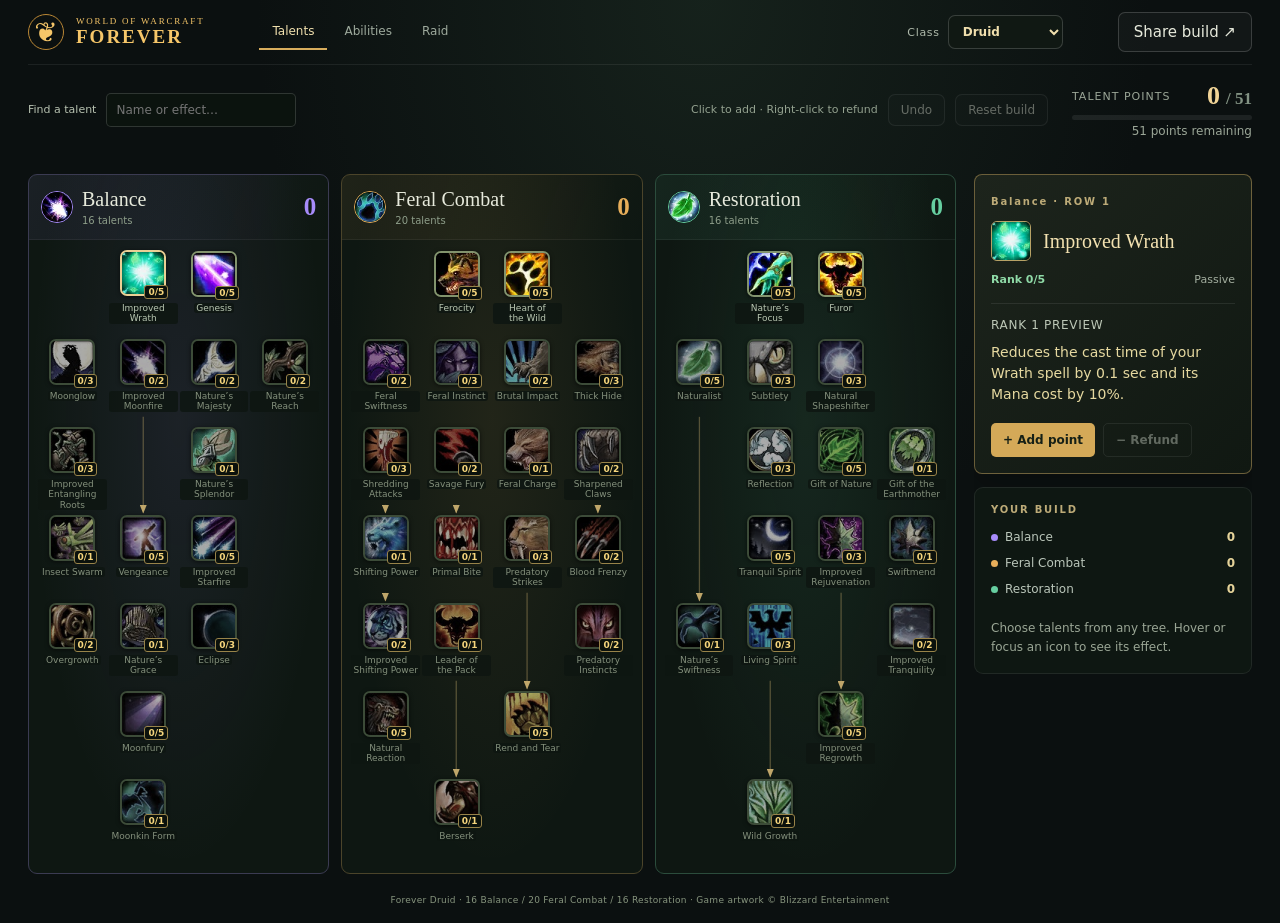
<file: index.html>
<!doctype html>
<html lang="en">
  <head>
    <meta charset="UTF-8">
    <meta name="viewport" content="width=device-width,initial-scale=1.0">
    <title>WoW Forever — Druid Talent Calculator</title>
    <meta name="description" content="Plan a 51-point WoW Forever Druid build across Balance, Feral Combat, and Restoration.">
    <link rel="canonical" href="https://jvmes-wow.github.io/forever-druid/">
    <meta property="og:type" content="website">
    <meta property="og:site_name" content="WoW Forever Druid Calculator">
    <meta property="og:title" content="WoW Forever — Druid Talent Calculator">
    <meta property="og:description" content="Plan a 51-point WoW Forever Druid build across Balance, Feral Combat, and Restoration.">
    <meta property="og:url" content="https://jvmes-wow.github.io/forever-druid/">
    <meta property="og:image" content="https://jvmes-wow.github.io/forever-druid/og.png">
    <meta property="og:image:secure_url" content="https://jvmes-wow.github.io/forever-druid/og.png">
    <meta property="og:image:type" content="image/png">
    <meta property="og:image:width" content="1200">
    <meta property="og:image:height" content="630">
    <meta property="og:image:alt" content="WoW Forever Druid Talent Calculator, showing the Balance, Feral Combat, and Restoration trees with their game icons.">
    <meta name="twitter:card" content="summary_large_image">
    <meta name="twitter:title" content="WoW Forever — Druid Talent Calculator">
    <meta name="twitter:description" content="Plan a 51-point WoW Forever Druid build across Balance, Feral Combat, and Restoration.">
    <meta name="twitter:image" content="https://jvmes-wow.github.io/forever-druid/og.png">
    <meta name="twitter:image:alt" content="WoW Forever Druid Talent Calculator, showing the Balance, Feral Combat, and Restoration trees with their game icons.">
    <meta name="theme-color" content="#66cea0">
    <link rel="stylesheet" href="styles.css">
  </head>
  <body>
    <div id="root"><p>Loading Druid talents…</p></div>
    <noscript>Enable JavaScript to use the talent calculator.</noscript>
    <script src="talents.js?v=20261002"></script>
    <script src="calculator.js?v=20261002"></script>
    <script src="app.js?v=20261002"></script>
  </body>
</html>
</file>
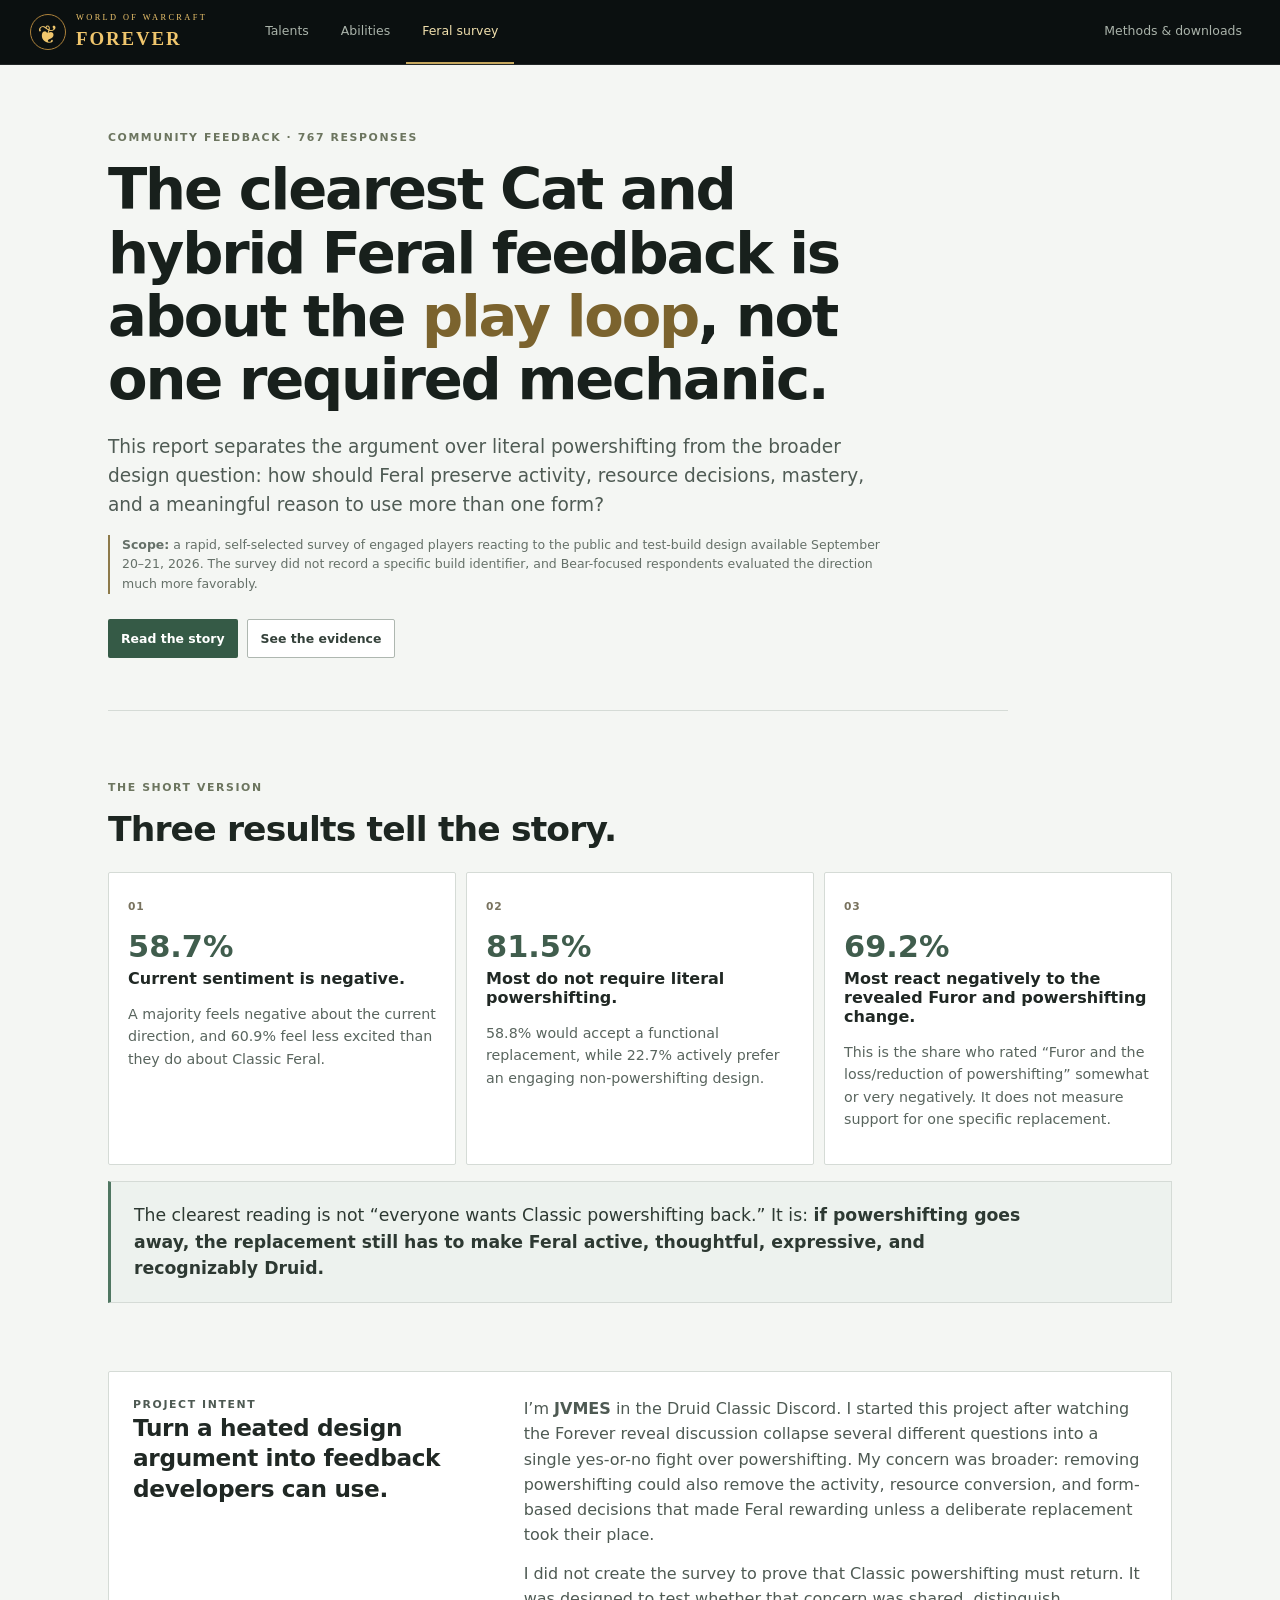
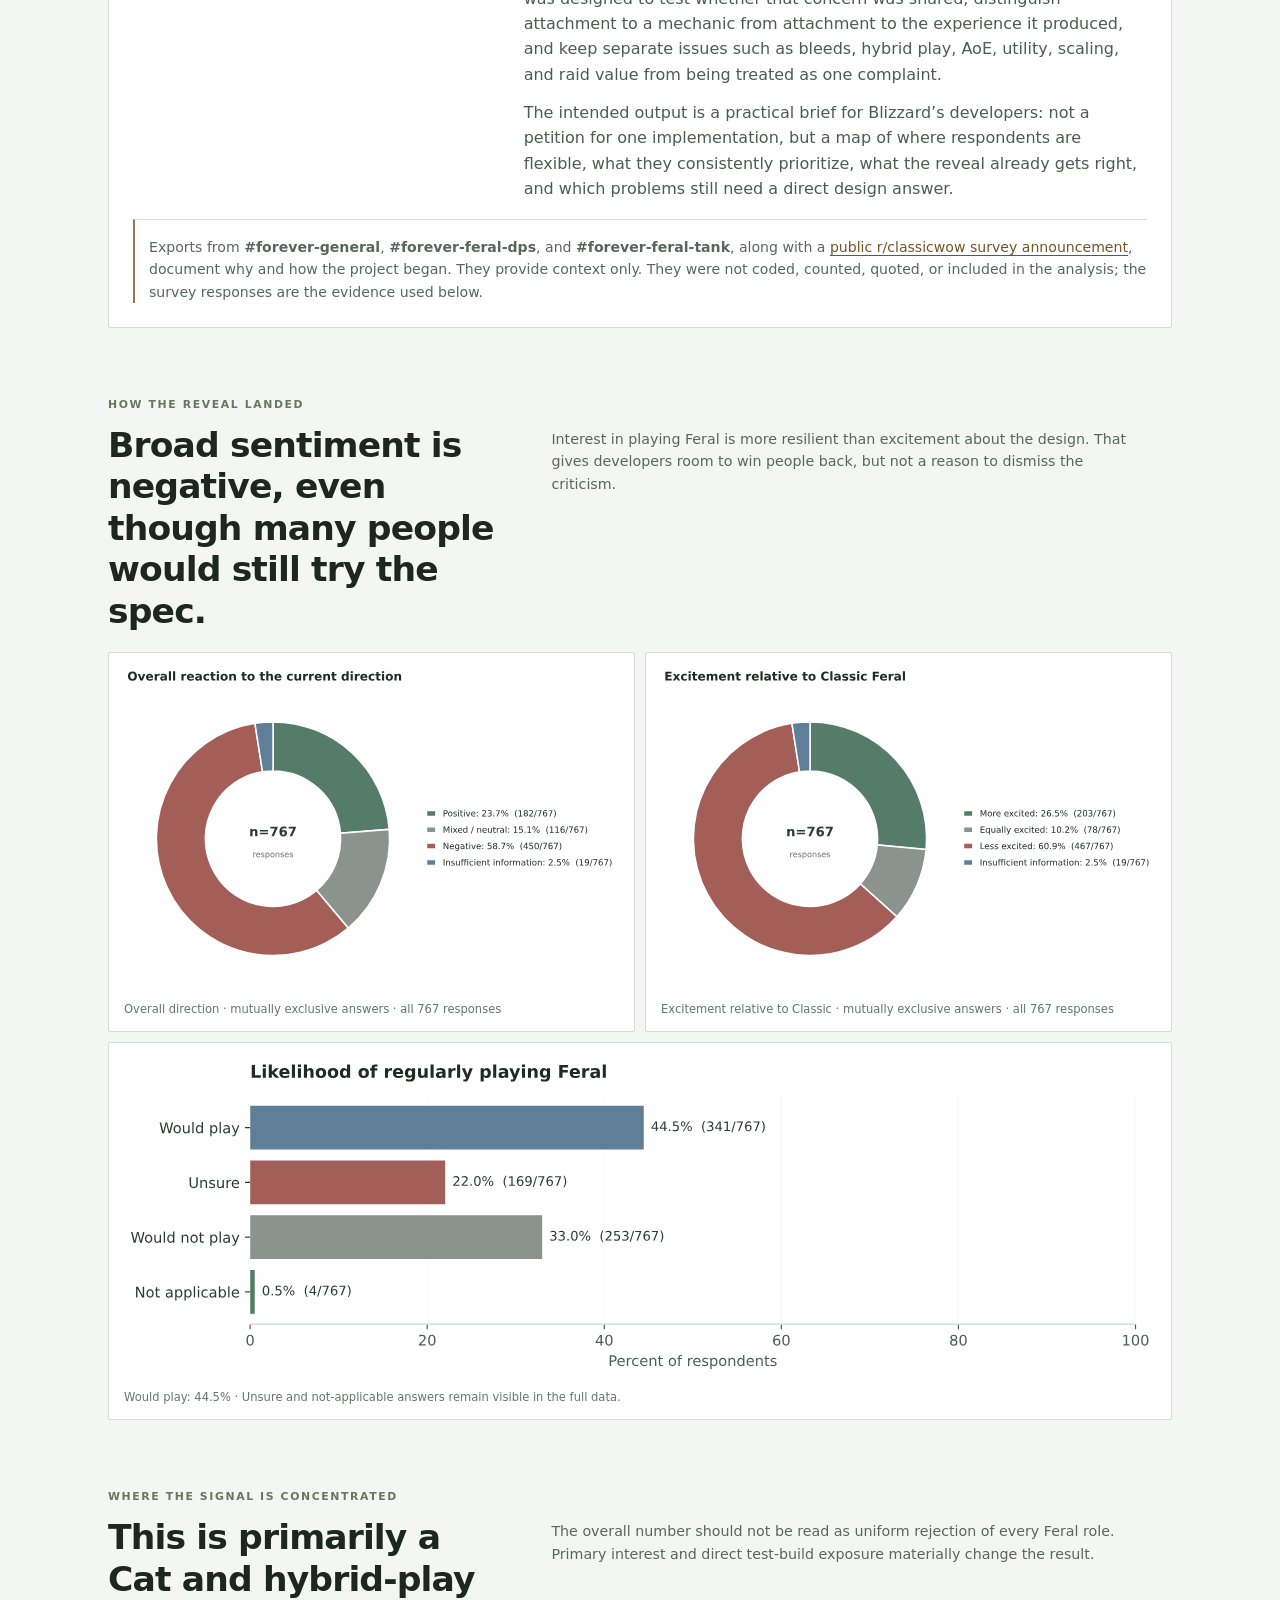
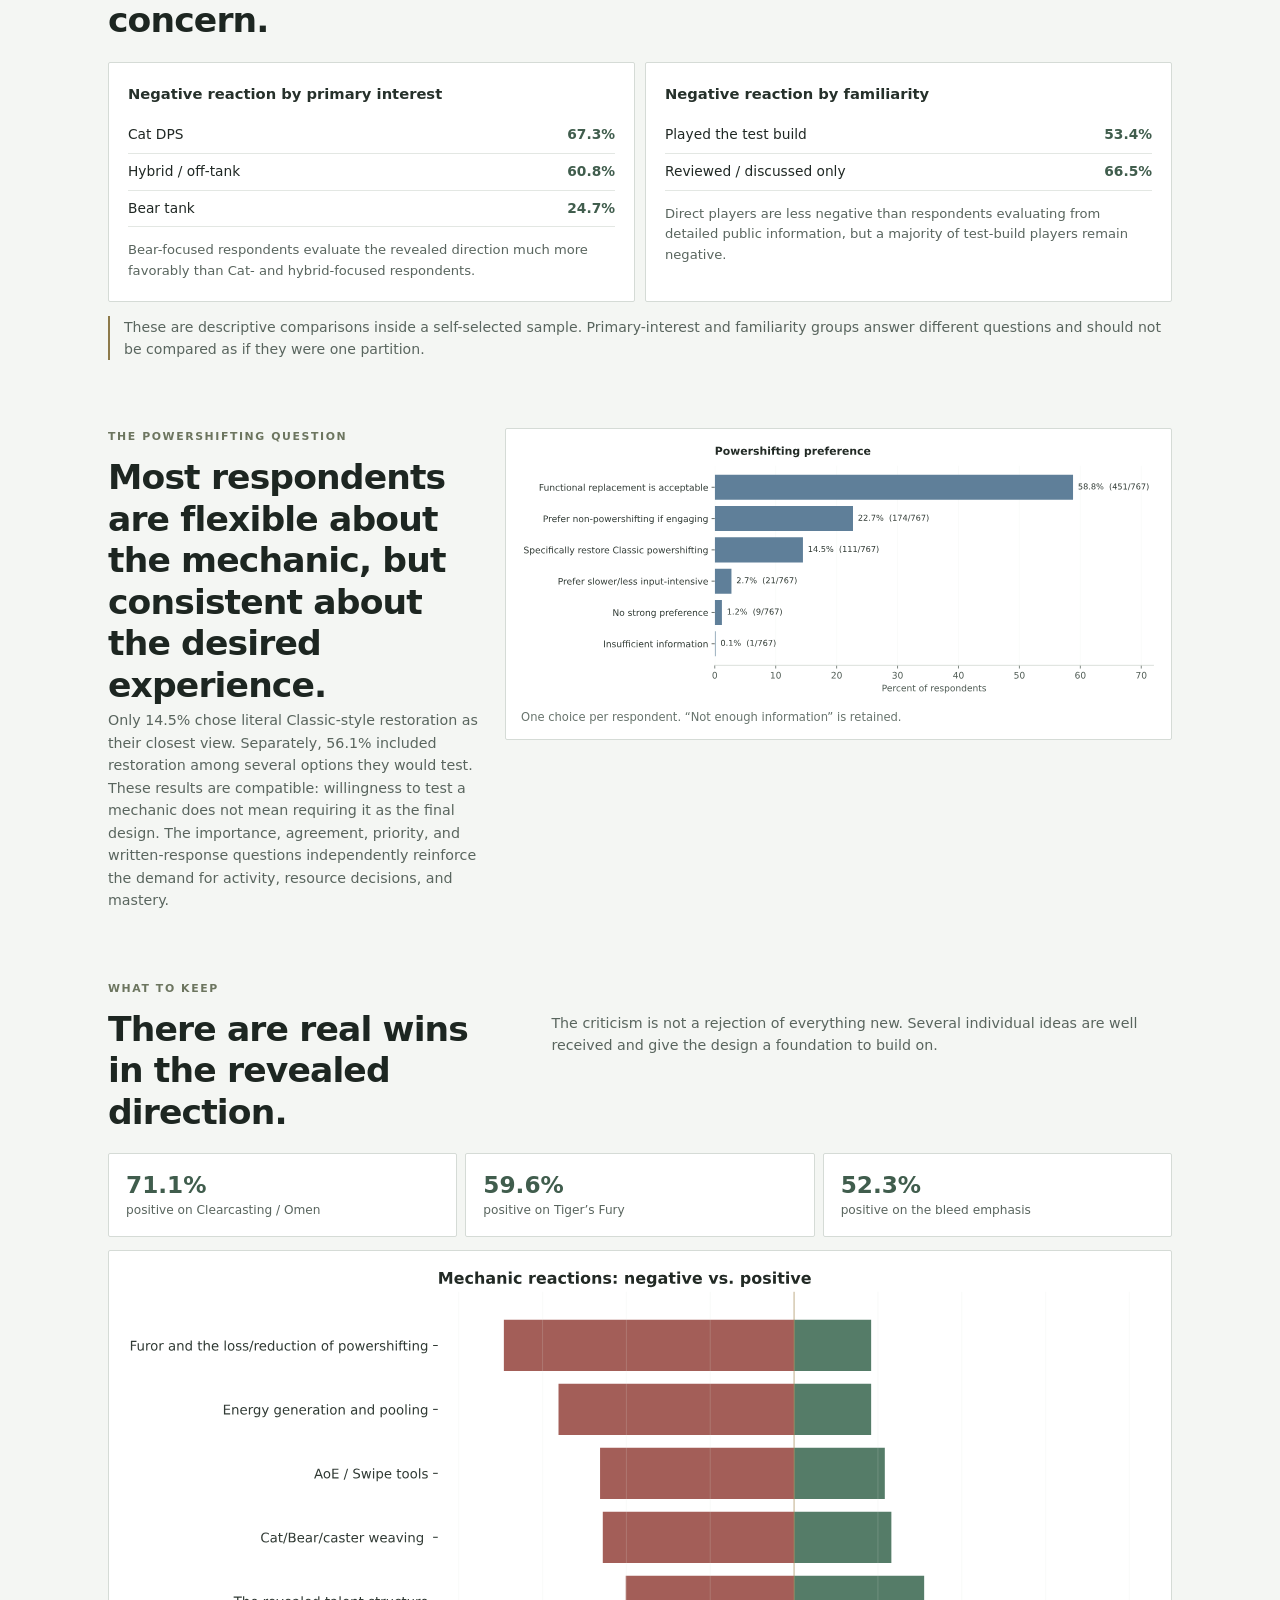
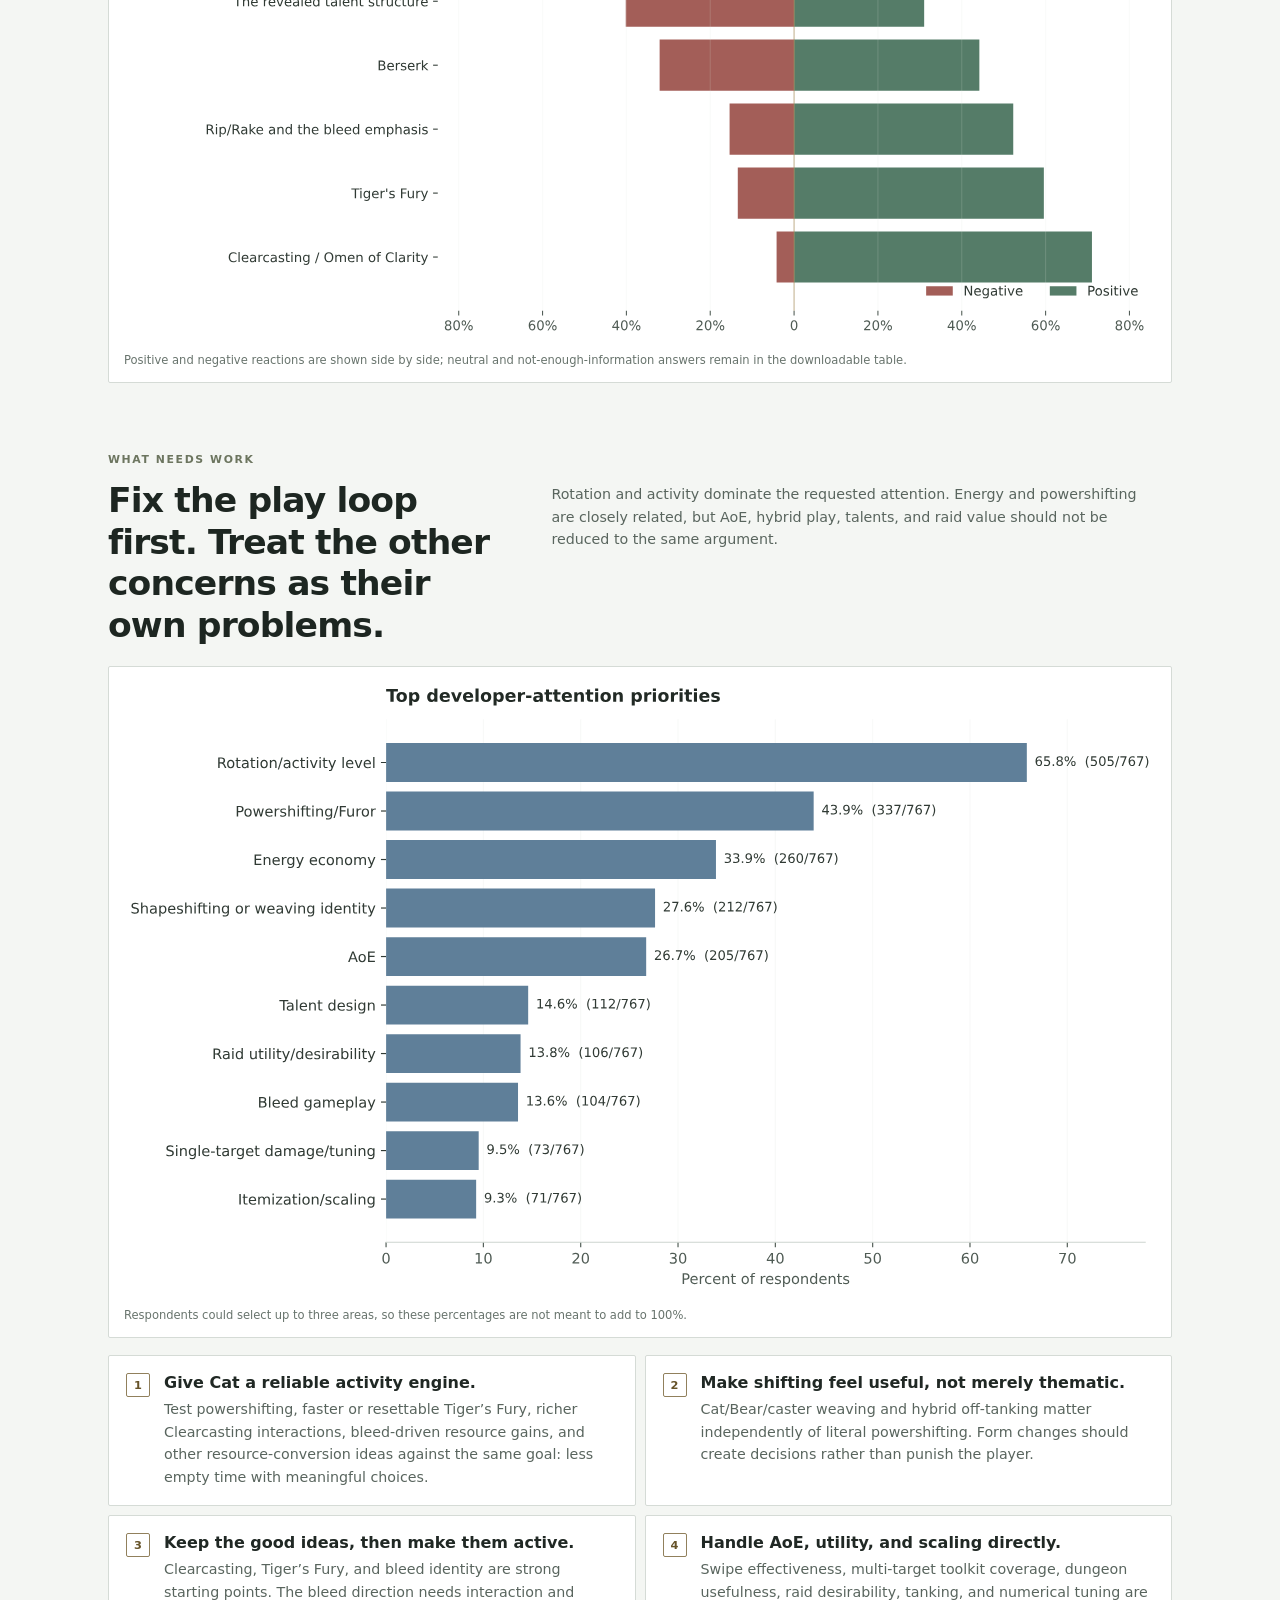
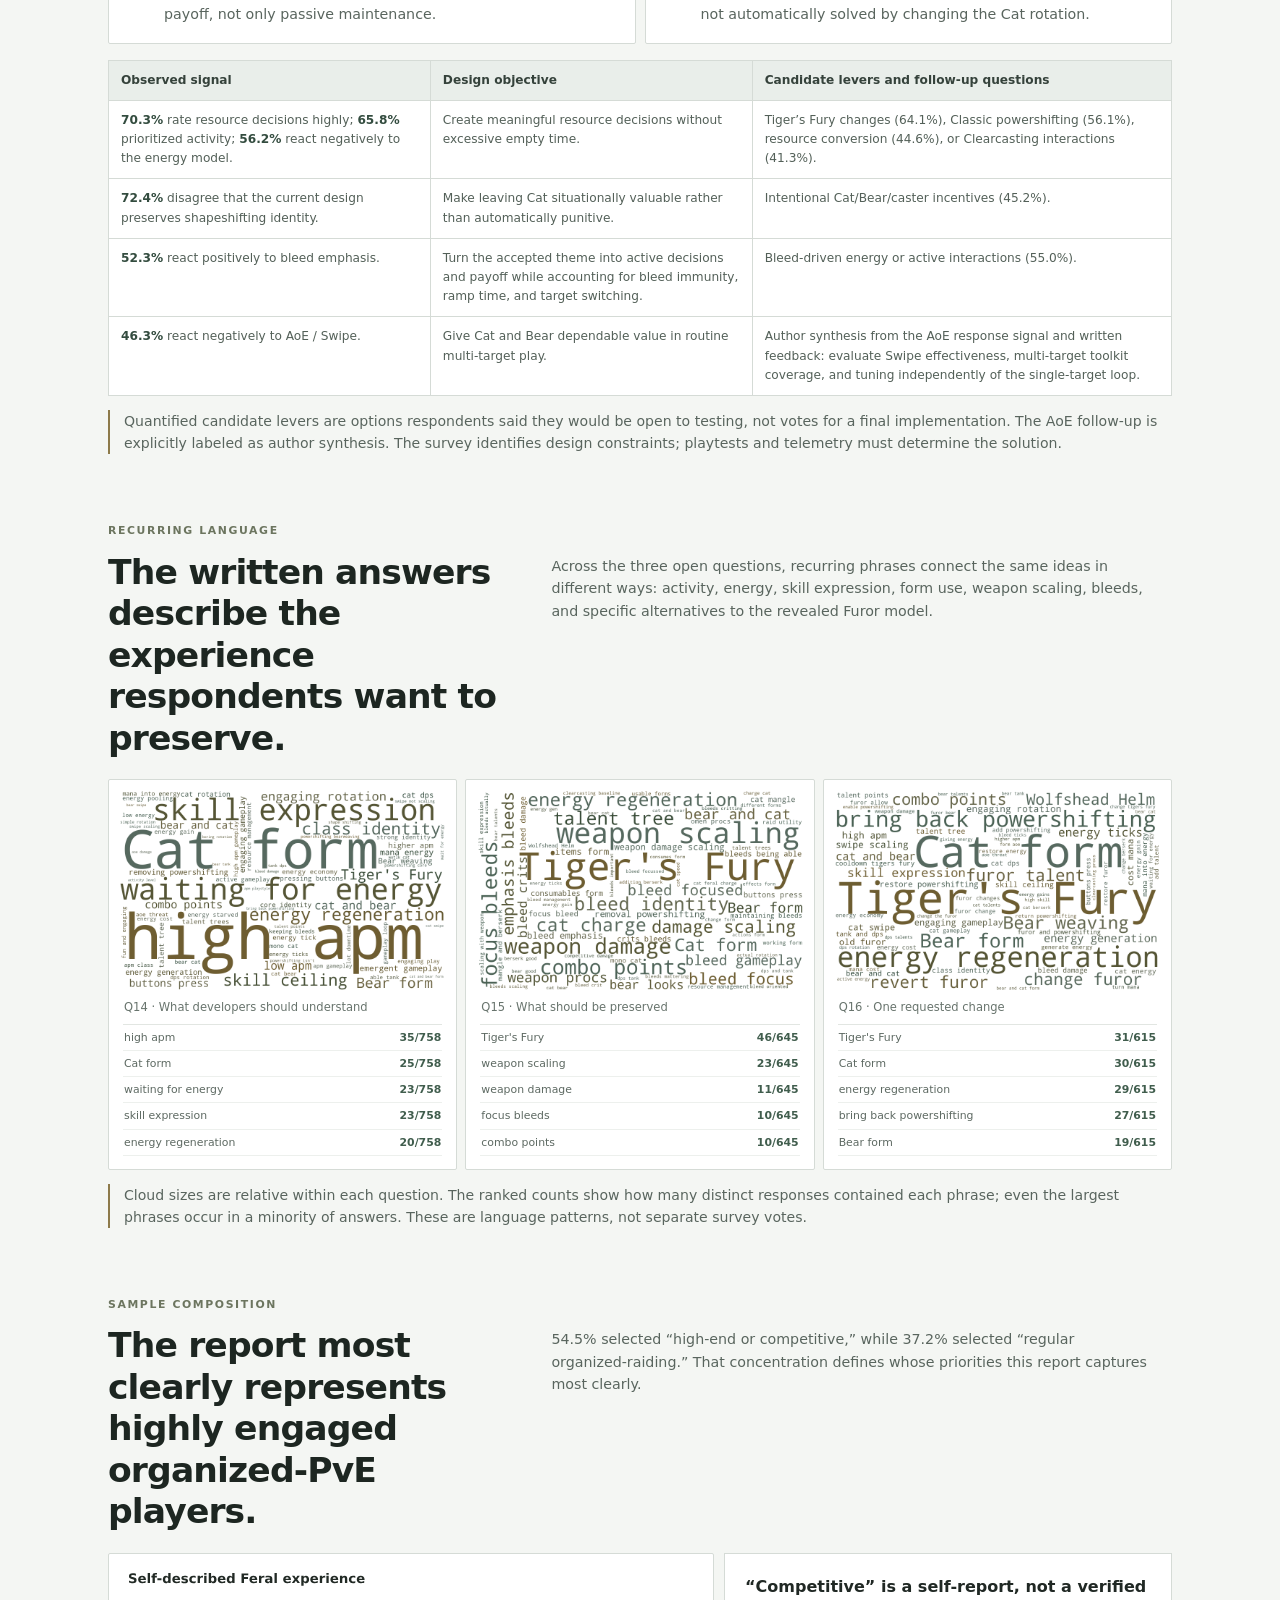
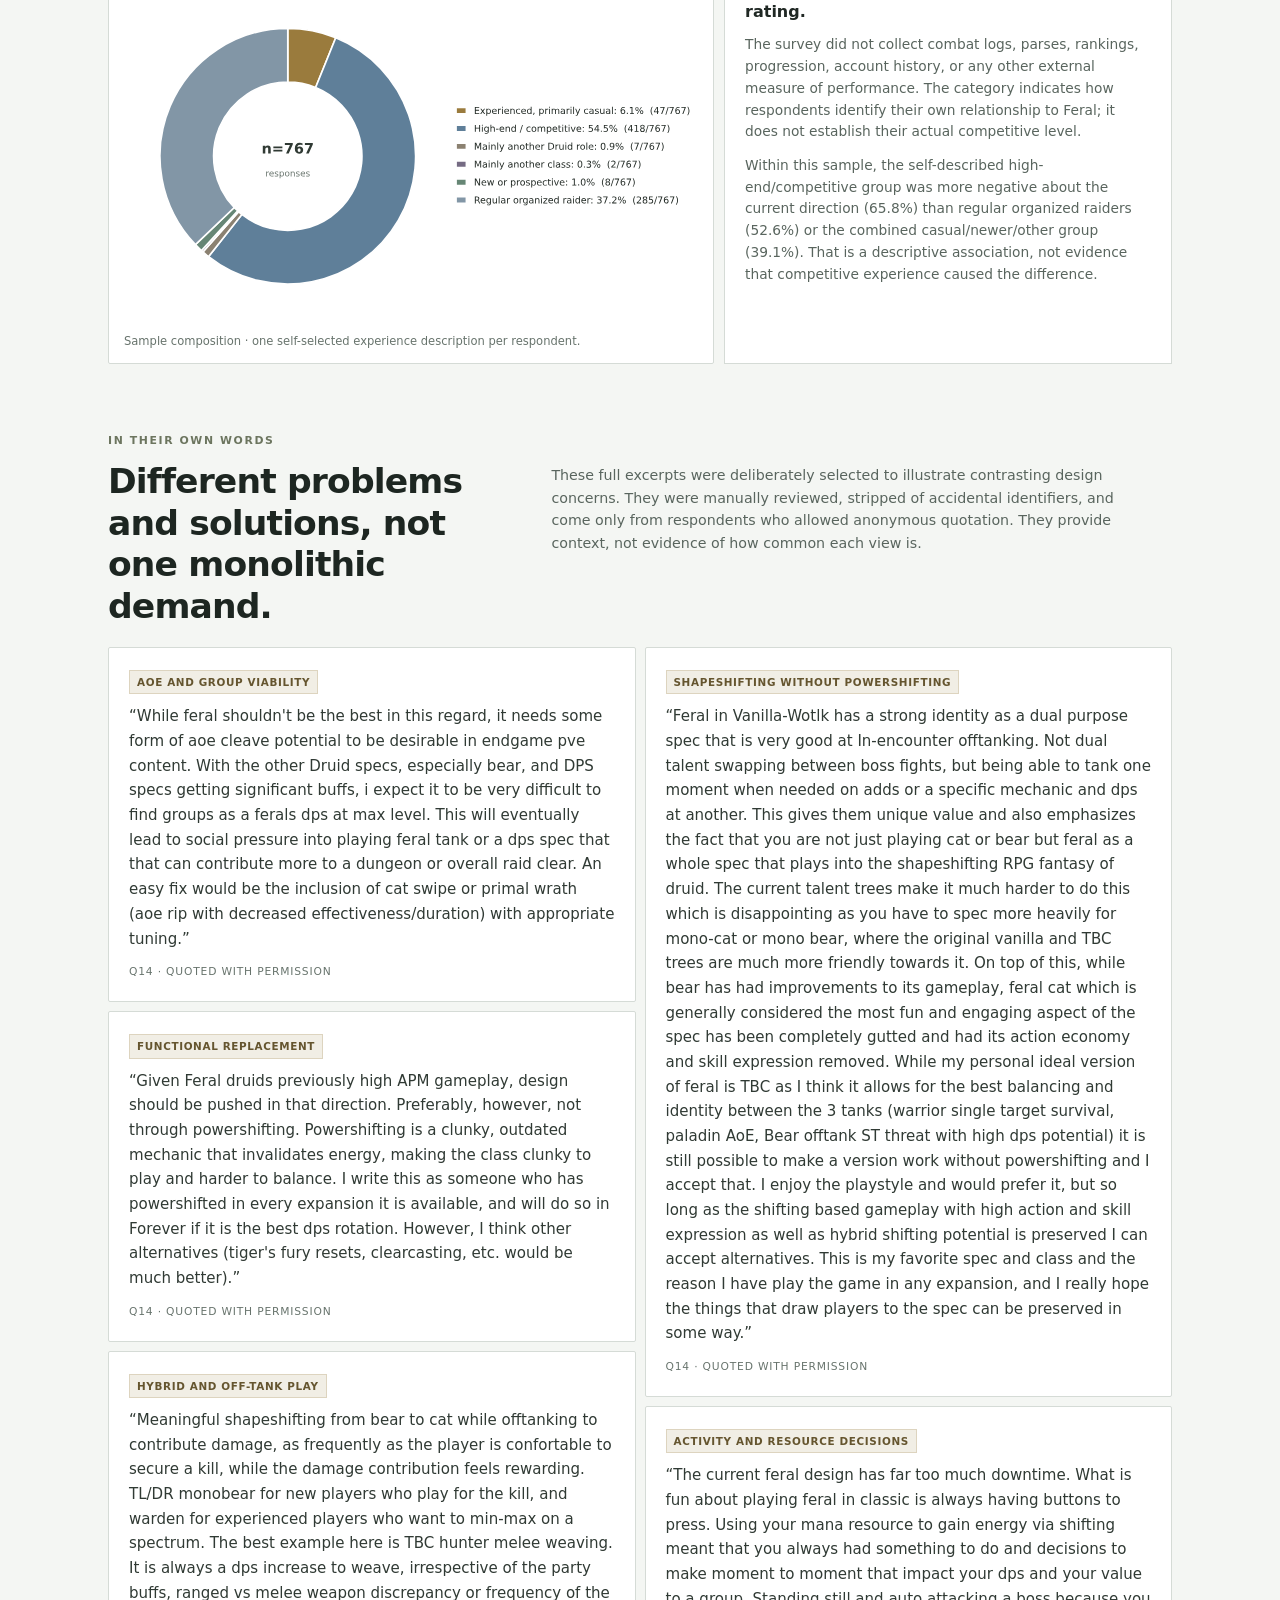
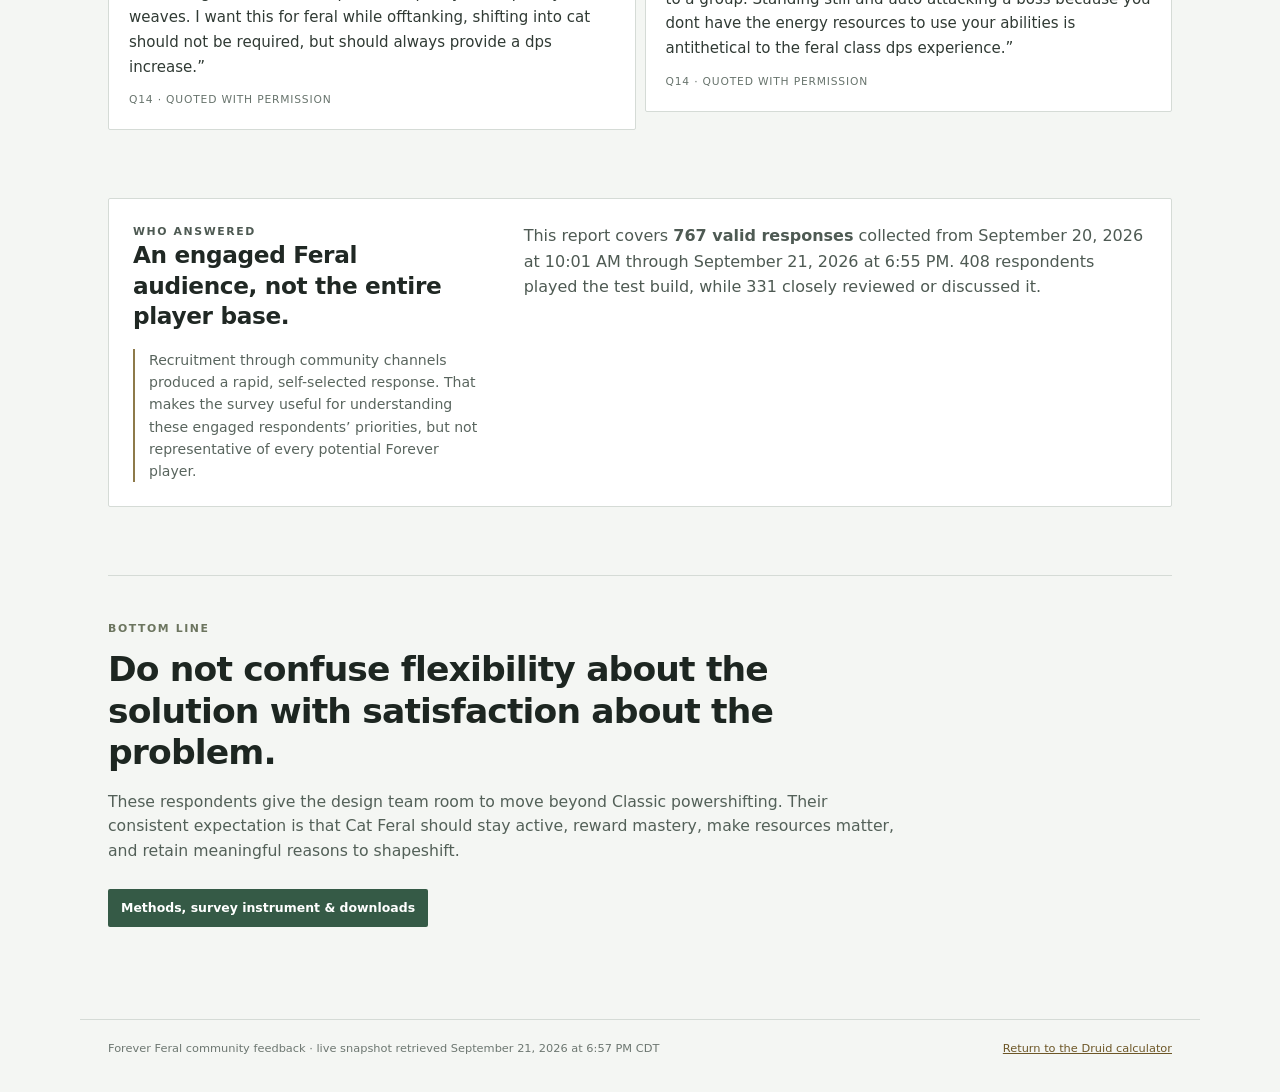
<file: analysis/index.html>
<!doctype html>
<html lang="en">
<head>
  <meta charset="utf-8">
  <meta name="viewport" content="width=device-width,initial-scale=1">
  <meta name="description" content="What 767 engaged Feral players like, dislike, and want changed about the currently revealed Forever design.">
  <link rel="canonical" href="https://jvmes-wow.github.io/forever-druid/analysis/">
  <meta property="og:type" content="article">
  <meta property="og:site_name" content="WoW Forever Druid">
  <meta property="og:title" content="Forever Feral Community Feedback">
  <meta property="og:description" content="767 engaged players on Cat and hybrid Feral: the play loop, resource decisions, shapeshifting, and design directions worth testing.">
  <meta property="og:url" content="https://jvmes-wow.github.io/forever-druid/analysis/">
  <meta property="og:image" content="https://jvmes-wow.github.io/forever-druid/analysis/og-report.png">
  <meta property="og:image:secure_url" content="https://jvmes-wow.github.io/forever-druid/analysis/og-report.png">
  <meta property="og:image:type" content="image/png">
  <meta property="og:image:width" content="1200">
  <meta property="og:image:height" content="630">
  <meta property="og:image:alt" content="Forever Feral community survey summary showing the three headline findings.">
  <meta name="twitter:card" content="summary_large_image">
  <meta name="twitter:title" content="Forever Feral Community Feedback">
  <meta name="twitter:description" content="767 engaged players on Cat and hybrid Feral: the play loop, resource decisions, shapeshifting, and design directions worth testing.">
  <meta name="twitter:image" content="https://jvmes-wow.github.io/forever-druid/analysis/og-report.png">
  <meta name="twitter:image:alt" content="Forever Feral community survey summary showing the three headline findings.">
  <title>Forever Feral Community Feedback</title>
  <link rel="stylesheet" href="report.css">
</head>
<body>
<header class="topbar">
  <a class="brand" href="../"><span class="crest" aria-hidden="true">❦</span><span><small>WORLD OF WARCRAFT</small><strong>FOREVER</strong></span></a>
  <nav aria-label="Main navigation"><a href="../">Talents</a><a href="../abilities.html">Abilities</a><a class="active" href="./" aria-current="page">Feral survey</a></nav>
  <a class="method-link" href="methodology.html">Methods &amp; downloads</a>
</header>
<main>
  <section class="hero">
    <p class="eyebrow">COMMUNITY FEEDBACK · 767 RESPONSES</p>
    <h1>The clearest Cat and hybrid Feral feedback is about the <em>play loop</em>, not one required mechanic.</h1>
    <p class="deck">This report separates the argument over literal powershifting from the broader design question: how should Feral preserve activity, resource decisions, mastery, and a meaningful reason to use more than one form?</p>
    <p class="hero-scope"><strong>Scope:</strong> a rapid, self-selected survey of engaged players reacting to the public and test-build design available September 20–21, 2026. The survey did not record a specific build identifier, and Bear-focused respondents evaluated the direction much more favorably.</p>
    <div class="hero-actions"><a class="button" href="#story">Read the story</a><a class="ghost-button" href="methodology.html">See the evidence</a></div>
  </section>

  <section id="story" class="story-section">
    <p class="eyebrow">THE SHORT VERSION</p>
    <h2>Three results tell the story.</h2>
    <div class="story-grid">
      <article class="story-card"><span>01</span><strong>58.7%</strong><h3>Current sentiment is negative.</h3><p>A majority feels negative about the current direction, and 60.9% feel less excited than they do about Classic Feral.</p></article>
      <article class="story-card"><span>02</span><strong>81.5%</strong><h3>Most do not require literal powershifting.</h3><p>58.8% would accept a functional replacement, while 22.7% actively prefer an engaging non-powershifting design.</p></article>
      <article class="story-card"><span>03</span><strong>69.2%</strong><h3>Most react negatively to the revealed Furor and powershifting change.</h3><p>This is the share who rated “Furor and the loss/reduction of powershifting” somewhat or very negatively. It does not measure support for one specific replacement.</p></article>
    </div>
    <div class="thesis"><p>The clearest reading is not “everyone wants Classic powershifting back.” It is: <strong>if powershifting goes away, the replacement still has to make Feral active, thoughtful, expressive, and recognizably Druid.</strong></p></div>
  </section>

  <section class="origin panel" aria-labelledby="origin-title">
    <div><p class="eyebrow">PROJECT INTENT</p><h2 id="origin-title">Turn a heated design argument into feedback developers can use.</h2></div>
    <div class="origin-copy">
      <p>I’m <strong>JVMES</strong> in the Druid Classic Discord. I started this project after watching the Forever reveal discussion collapse several different questions into a single yes-or-no fight over powershifting. My concern was broader: removing powershifting could also remove the activity, resource conversion, and form-based decisions that made Feral rewarding unless a deliberate replacement took their place.</p>
      <p>I did not create the survey to prove that Classic powershifting must return. It was designed to test whether that concern was shared, distinguish attachment to a mechanic from attachment to the experience it produced, and keep separate issues such as bleeds, hybrid play, AoE, utility, scaling, and raid value from being treated as one complaint.</p>
      <p>The intended output is a practical brief for Blizzard’s developers: not a petition for one implementation, but a map of where respondents are flexible, what they consistently prioritize, what the reveal already gets right, and which problems still need a direct design answer.</p>
    </div>
    <p class="context-note">Exports from <strong>#forever-general</strong>, <strong>#forever-feral-dps</strong>, and <strong>#forever-feral-tank</strong>, along with a <a href="https://www.reddit.com/r/classicwow/comments/1wljuy6/">public r/classicwow survey announcement</a>, document why and how the project began. They provide context only. They were not coded, counted, quoted, or included in the analysis; the survey responses are the evidence used below.</p>
  </section>

  <section class="chart-section">
    <div class="section-copy"><p class="eyebrow">HOW THE REVEAL LANDED</p><h2>Broad sentiment is negative, even though many people would still try the spec.</h2><p>Interest in playing Feral is more resilient than excitement about the design. That gives developers room to win people back, but not a reason to dismiss the criticism.</p></div>
    <div class="chart-grid">
      <figure><img src="figures/overall-direction.svg" alt="Donut chart showing the share of positive, mixed or neutral, negative, and insufficient-information reactions to the current Forever Feral direction."><figcaption>Overall direction · mutually exclusive answers · all 767 responses</figcaption></figure>
      <figure><img src="figures/excitement.svg" alt="Donut chart showing whether respondents are more, equally, or less excited than about Classic Feral, including insufficient information."><figcaption>Excitement relative to Classic · mutually exclusive answers · all 767 responses</figcaption></figure>
    </div>
    <figure class="wide-chart"><img src="figures/likelihood-to-play.svg" alt="Bar chart showing likelihood to main or regularly play Feral."><figcaption>Would play: 44.5% · Unsure and not-applicable answers remain visible in the full data.</figcaption></figure>
  </section>

  <section class="signal-section">
    <div class="section-copy"><p class="eyebrow">WHERE THE SIGNAL IS CONCENTRATED</p><h2>This is primarily a Cat and hybrid-play concern.</h2><p>The overall number should not be read as uniform rejection of every Feral role. Primary interest and direct test-build exposure materially change the result.</p></div>
    <div class="signal-grid">
      <article><h3>Negative reaction by primary interest</h3><div class="signal-row"><span>Cat DPS</span><strong>67.3%</strong></div><div class="signal-row"><span>Hybrid / off-tank</span><strong>60.8%</strong></div><div class="signal-row"><span>Bear tank</span><strong>24.7%</strong></div><p>Bear-focused respondents evaluate the revealed direction much more favorably than Cat- and hybrid-focused respondents.</p></article>
      <article><h3>Negative reaction by familiarity</h3><div class="signal-row"><span>Played the test build</span><strong>53.4%</strong></div><div class="signal-row"><span>Reviewed / discussed only</span><strong>66.5%</strong></div><p>Direct players are less negative than respondents evaluating from detailed public information, but a majority of test-build players remain negative.</p></article>
    </div>
    <p class="context-note">These are descriptive comparisons inside a self-selected sample. Primary-interest and familiarity groups answer different questions and should not be compared as if they were one partition.</p>
  </section>

  <section class="split-section">
    <div class="section-copy"><p class="eyebrow">THE POWERSHIFTING QUESTION</p><h2>Most respondents are flexible about the mechanic, but consistent about the desired experience.</h2><p>Only 14.5% chose literal Classic-style restoration as their closest view. Separately, 56.1% included restoration among several options they would test. These results are compatible: willingness to test a mechanic does not mean requiring it as the final design. The importance, agreement, priority, and written-response questions independently reinforce the demand for activity, resource decisions, and mastery.</p></div>
    <figure><img src="figures/powershifting-preference.svg" alt="Bar chart comparing six views of powershifting and possible replacements."><figcaption>One choice per respondent. “Not enough information” is retained.</figcaption></figure>
  </section>

  <section class="mechanics-section">
    <div class="section-copy"><p class="eyebrow">WHAT TO KEEP</p><h2>There are real wins in the revealed direction.</h2><p>The criticism is not a rejection of everything new. Several individual ideas are well received and give the design a foundation to build on.</p></div>
    <div class="keep-grid">
      <article><strong>71.1%</strong><span>positive on Clearcasting / Omen</span></article>
      <article><strong>59.6%</strong><span>positive on Tiger’s Fury</span></article>
      <article><strong>52.3%</strong><span>positive on the bleed emphasis</span></article>
    </div>
    <figure class="wide-chart"><img src="figures/mechanic-reactions.svg" alt="Two-sided chart comparing positive and negative reactions to individual mechanics."><figcaption>Positive and negative reactions are shown side by side; neutral and not-enough-information answers remain in the downloadable table.</figcaption></figure>
  </section>

  <section class="priority-section">
    <div class="section-copy"><p class="eyebrow">WHAT NEEDS WORK</p><h2>Fix the play loop first. Treat the other concerns as their own problems.</h2><p>Rotation and activity dominate the requested attention. Energy and powershifting are closely related, but AoE, hybrid play, talents, and raid value should not be reduced to the same argument.</p></div>
    <figure><img src="figures/developer-attention.svg" alt="Bar chart of the most-selected areas needing developer attention."><figcaption>Respondents could select up to three areas, so these percentages are not meant to add to 100%.</figcaption></figure>
    <div class="recommendations">
      <article><b>1</b><div><h3>Give Cat a reliable activity engine.</h3><p>Test powershifting, faster or resettable Tiger’s Fury, richer Clearcasting interactions, bleed-driven resource gains, and other resource-conversion ideas against the same goal: less empty time with meaningful choices.</p></div></article>
      <article><b>2</b><div><h3>Make shifting feel useful, not merely thematic.</h3><p>Cat/Bear/caster weaving and hybrid off-tanking matter independently of literal powershifting. Form changes should create decisions rather than punish the player.</p></div></article>
      <article><b>3</b><div><h3>Keep the good ideas, then make them active.</h3><p>Clearcasting, Tiger’s Fury, and bleed identity are strong starting points. The bleed direction needs interaction and payoff, not only passive maintenance.</p></div></article>
      <article><b>4</b><div><h3>Handle AoE, utility, and scaling directly.</h3><p>Swipe effectiveness, multi-target toolkit coverage, dungeon usefulness, raid desirability, tanking, and numerical tuning are not automatically solved by changing the Cat rotation.</p></div></article>
    </div>
    <div class="brief-table" aria-label="Developer design brief">
      <div class="brief-head"><span>Observed signal</span><span>Design objective</span><span>Candidate levers and follow-up questions</span></div>
      <div class="brief-row"><p><strong>70.3%</strong> rate resource decisions highly; <strong>65.8%</strong> prioritized activity; <strong>56.2%</strong> react negatively to the energy model.</p><p>Create meaningful resource decisions without excessive empty time.</p><p>Tiger’s Fury changes (64.1%), Classic powershifting (56.1%), resource conversion (44.6%), or Clearcasting interactions (41.3%).</p></div>
      <div class="brief-row"><p><strong>72.4%</strong> disagree that the current design preserves shapeshifting identity.</p><p>Make leaving Cat situationally valuable rather than automatically punitive.</p><p>Intentional Cat/Bear/caster incentives (45.2%).</p></div>
      <div class="brief-row"><p><strong>52.3%</strong> react positively to bleed emphasis.</p><p>Turn the accepted theme into active decisions and payoff while accounting for bleed immunity, ramp time, and target switching.</p><p>Bleed-driven energy or active interactions (55.0%).</p></div>
      <div class="brief-row"><p><strong>46.3%</strong> react negatively to AoE / Swipe.</p><p>Give Cat and Bear dependable value in routine multi-target play.</p><p>Author synthesis from the AoE response signal and written feedback: evaluate Swipe effectiveness, multi-target toolkit coverage, and tuning independently of the single-target loop.</p></div>
    </div>
    <p class="context-note">Quantified candidate levers are options respondents said they would be open to testing, not votes for a final implementation. The AoE follow-up is explicitly labeled as author synthesis. The survey identifies design constraints; playtests and telemetry must determine the solution.</p>
  </section>

  <section class="language-section">
    <div class="section-copy"><p class="eyebrow">RECURRING LANGUAGE</p><h2>The written answers describe the experience respondents want to preserve.</h2><p>Across the three open questions, recurring phrases connect the same ideas in different ways: activity, energy, skill expression, form use, weapon scaling, bleeds, and specific alternatives to the revealed Furor model.</p></div>
    <div class="cloud-grid"><figure><img src="figures/wordcloud-q14.png" alt="Phrase cloud for what developers should understand, sized by distinct response mentions."><figcaption>Q14 · What developers should understand</figcaption><ol class="phrase-list"><li><span>high apm</span><strong>35/758</strong></li><li><span>Cat form</span><strong>25/758</strong></li><li><span>waiting for energy</span><strong>23/758</strong></li><li><span>skill expression</span><strong>23/758</strong></li><li><span>energy regeneration</span><strong>20/758</strong></li></ol></figure><figure><img src="figures/wordcloud-q15.png" alt="Phrase cloud for what should be preserved, sized by distinct response mentions."><figcaption>Q15 · What should be preserved</figcaption><ol class="phrase-list"><li><span>Tiger's Fury</span><strong>46/645</strong></li><li><span>weapon scaling</span><strong>23/645</strong></li><li><span>weapon damage</span><strong>11/645</strong></li><li><span>focus bleeds</span><strong>10/645</strong></li><li><span>combo points</span><strong>10/645</strong></li></ol></figure><figure><img src="figures/wordcloud-q16.png" alt="Phrase cloud for one requested change, sized by distinct response mentions."><figcaption>Q16 · One requested change</figcaption><ol class="phrase-list"><li><span>Tiger's Fury</span><strong>31/615</strong></li><li><span>Cat form</span><strong>30/615</strong></li><li><span>energy regeneration</span><strong>29/615</strong></li><li><span>bring back powershifting</span><strong>27/615</strong></li><li><span>Bear form</span><strong>19/615</strong></li></ol></figure></div>
    <p class="context-note">Cloud sizes are relative within each question. The ranked counts show how many distinct responses contained each phrase; even the largest phrases occur in a minority of answers. These are language patterns, not separate survey votes.</p>
  </section>

  <section class="profile-section">
    <div class="section-copy"><p class="eyebrow">SAMPLE COMPOSITION</p><h2>The report most clearly represents highly engaged organized-PvE players.</h2><p>54.5% selected “high-end or competitive,” while 37.2% selected “regular organized-raiding.” That concentration defines whose priorities this report captures most clearly.</p></div>
    <div class="profile-grid">
      <figure><img src="figures/experience-profile.svg" alt="Donut chart showing respondents' self-described Feral experience levels."><figcaption>Sample composition · one self-selected experience description per respondent.</figcaption></figure>
      <div class="profile-note"><h3>“Competitive” is a self-report, not a verified rating.</h3><p>The survey did not collect combat logs, parses, rankings, progression, account history, or any other external measure of performance. The category indicates how respondents identify their own relationship to Feral; it does not establish their actual competitive level.</p><p>Within this sample, the self-described high-end/competitive group was more negative about the current direction (65.8%) than regular organized raiders (52.6%) or the combined casual/newer/other group (39.1%). That is a descriptive association, not evidence that competitive experience caused the difference.</p></div>
    </div>
  </section>

  <section class="voices-section">
    <div class="section-copy"><p class="eyebrow">IN THEIR OWN WORDS</p><h2>Different problems and solutions, not one monolithic demand.</h2><p>These full excerpts were deliberately selected to illustrate contrasting design concerns. They were manually reviewed, stripped of accidental identifiers, and come only from respondents who allowed anonymous quotation. They provide context, not evidence of how common each view is.</p></div>
    <div class="quote-grid"><div class="quote-column"><blockquote><span class="quote-label">AoE and group viability</span><p>“While feral shouldn't be the best in this regard, it needs some form of aoe cleave potential to be desirable in endgame pve content. With the other Druid specs, especially bear, and DPS specs getting significant buffs, i expect it to be very difficult to find groups as a ferals dps at max level. This will eventually lead to social pressure into playing feral tank or a dps spec that that can contribute more to a dungeon or overall raid clear. An easy fix would be the inclusion of cat swipe or primal wrath (aoe rip with decreased effectiveness/duration) with appropriate tuning.”</p><footer>Q14 · quoted with permission</footer></blockquote><blockquote><span class="quote-label">Functional replacement</span><p>“Given Feral druids previously high APM gameplay, design should be pushed in that direction. Preferably, however, not through powershifting. Powershifting is a clunky, outdated mechanic that invalidates energy, making the class clunky to play and harder to balance. I write this as someone who has powershifted in every expansion it is available, and will do so in Forever if it is the best dps rotation. However, I think other alternatives (tiger's fury resets, clearcasting, etc. would be much better).”</p><footer>Q14 · quoted with permission</footer></blockquote><blockquote><span class="quote-label">Hybrid and off-tank play</span><p>“Meaningful shapeshifting from bear to cat while offtanking to contribute damage, as frequently as the player is confortable to secure a kill, while the damage contribution feels rewarding. TL/DR monobear for new players who play for the kill, and warden for experienced players who want to min-max on a spectrum. The best example here is TBC hunter melee weaving. It is always a dps increase to weave, irrespective of the party buffs, ranged vs melee weapon discrepancy or frequency of the weaves. I want this for feral while offtanking, shifting into cat should not be required, but should always provide a dps increase.”</p><footer>Q14 · quoted with permission</footer></blockquote></div><div class="quote-column"><blockquote><span class="quote-label">Shapeshifting without powershifting</span><p>“Feral in Vanilla-Wotlk has a strong identity as a dual purpose spec that is very good at In-encounter offtanking. Not dual talent swapping between boss fights, but being able to tank one moment when needed on adds or a specific mechanic and dps at another. This gives them unique value and also emphasizes the fact that you are not just playing cat or bear but feral as a whole spec that plays into the shapeshifting RPG fantasy of druid. The current talent trees make it much harder to do this which is disappointing as you have to spec more heavily for mono-cat or mono bear, where the original vanilla and TBC trees are much more friendly towards it. On top of this, while bear has had improvements to its gameplay, feral cat which is generally considered the most fun and engaging aspect of the spec has been completely gutted and had its action economy and skill expression removed. While my personal ideal version of feral is TBC as I think it allows for the best balancing and identity between the 3 tanks (warrior single target survival, paladin AoE, Bear offtank ST threat with high dps potential) it is still possible to make a version work without powershifting and I accept that. I enjoy the playstyle and would prefer it, but so long as the shifting based gameplay with high action and skill expression as well as hybrid shifting potential is preserved I can accept alternatives. This is my favorite spec and class and the reason I have play the game in any expansion, and I really hope the things that draw players to the spec can be preserved in some way.”</p><footer>Q14 · quoted with permission</footer></blockquote><blockquote><span class="quote-label">Activity and resource decisions</span><p>“The current feral design has far too much downtime. What is fun about playing feral in classic is always having buttons to press. Using your mana resource to gain energy via shifting meant that you always had something to do and decisions to make moment to moment that impact your dps and your value to a group. Standing still and auto attacking a boss because you dont have the energy resources to use your abilities is antithetical to the feral class dps experience.”</p><footer>Q14 · quoted with permission</footer></blockquote></div></div>
  </section>

  <section class="sample-section panel">
    <div><p class="eyebrow">WHO ANSWERED</p><h2>An engaged Feral audience, not the entire player base.</h2></div>
    <p>This report covers <strong>767 valid responses</strong> collected from September 20, 2026 at 10:01 AM through September 21, 2026 at 6:55 PM. 408 respondents played the test build, while 331 closely reviewed or discussed it.</p>
    <p class="context-note">Recruitment through community channels produced a rapid, self-selected response. That makes the survey useful for understanding these engaged respondents’ priorities, but not representative of every potential Forever player.</p>
  </section>

  <section class="closing"><p class="eyebrow">BOTTOM LINE</p><h2>Do not confuse flexibility about the solution with satisfaction about the problem.</h2><p>These respondents give the design team room to move beyond Classic powershifting. Their consistent expectation is that Cat Feral should stay active, reward mastery, make resources matter, and retain meaningful reasons to shapeshift.</p><div class="hero-actions"><a class="button" href="methodology.html">Methods, survey instrument &amp; downloads</a></div></section>
</main>
<footer class="page-foot"><span>Forever Feral community feedback · live snapshot retrieved September 21, 2026 at 6:57 PM CDT</span><a href="../">Return to the Druid calculator</a></footer>
</body>
</html>
</file>
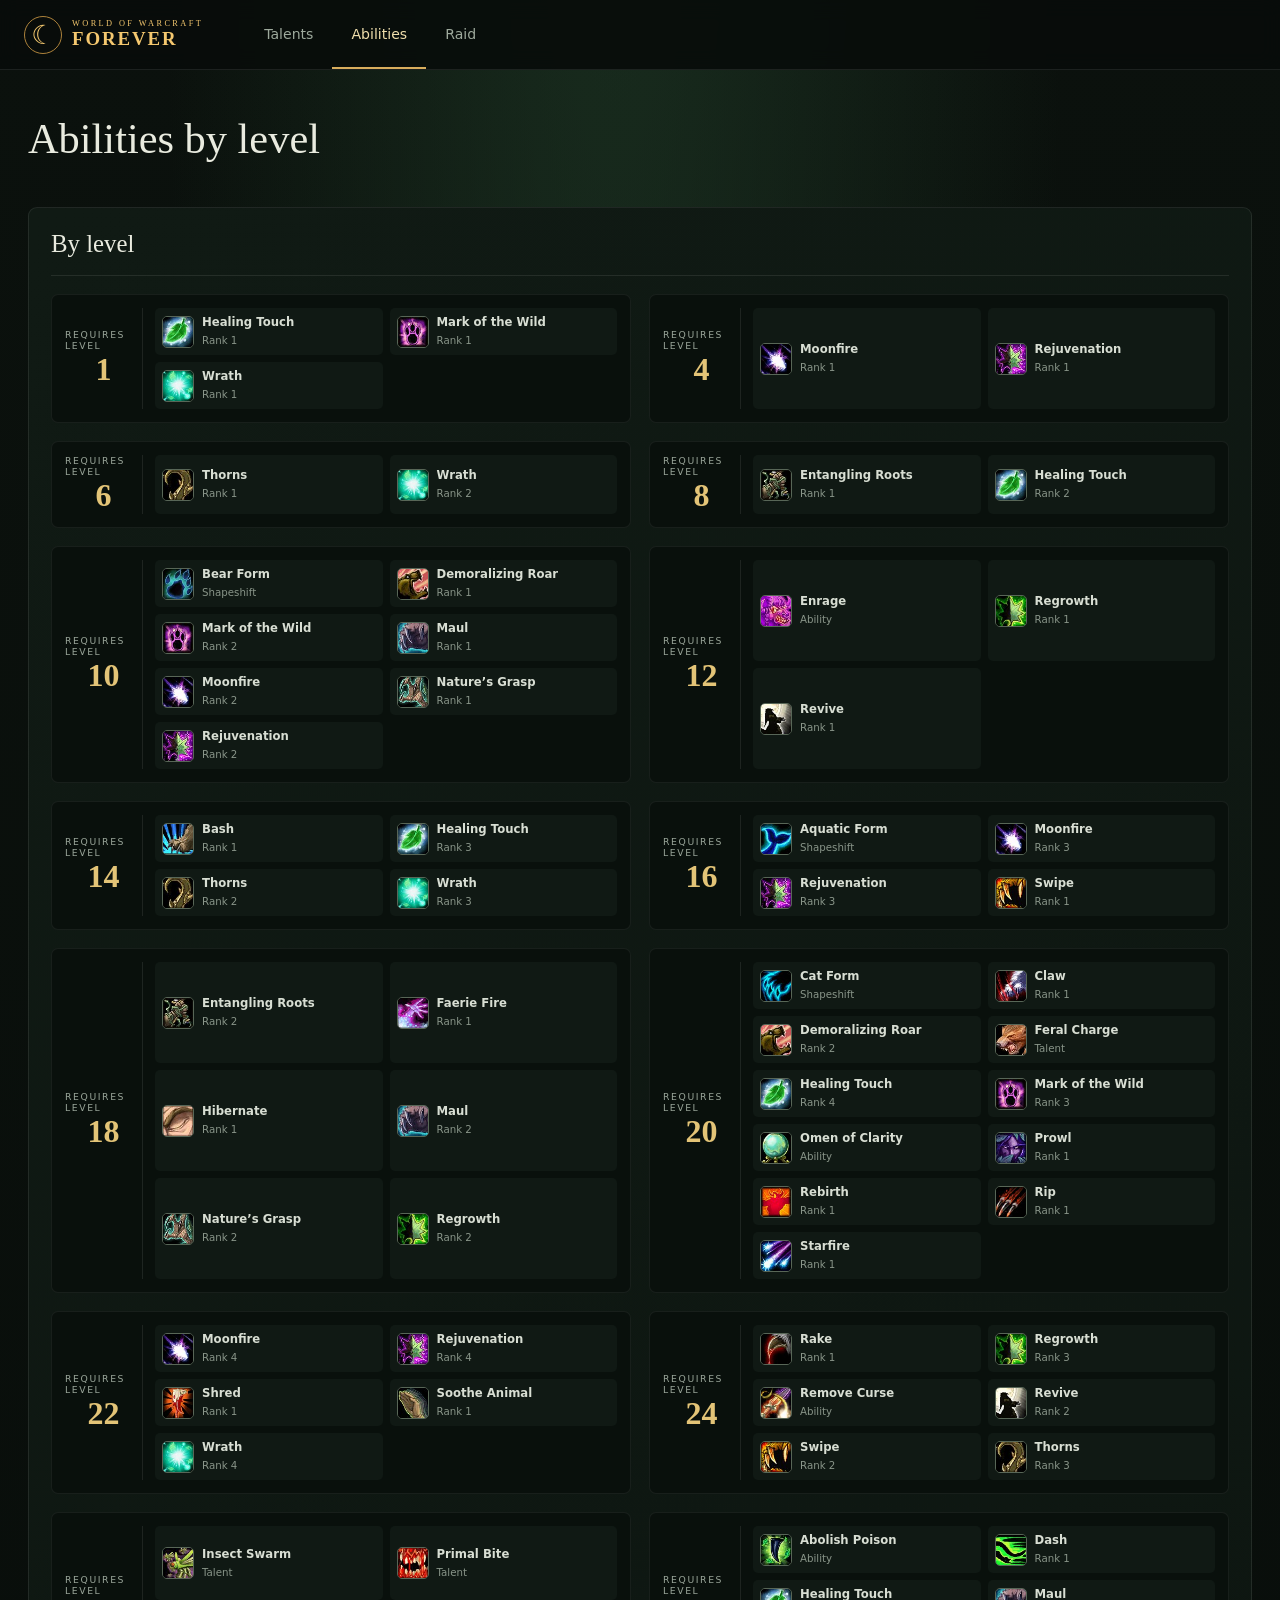
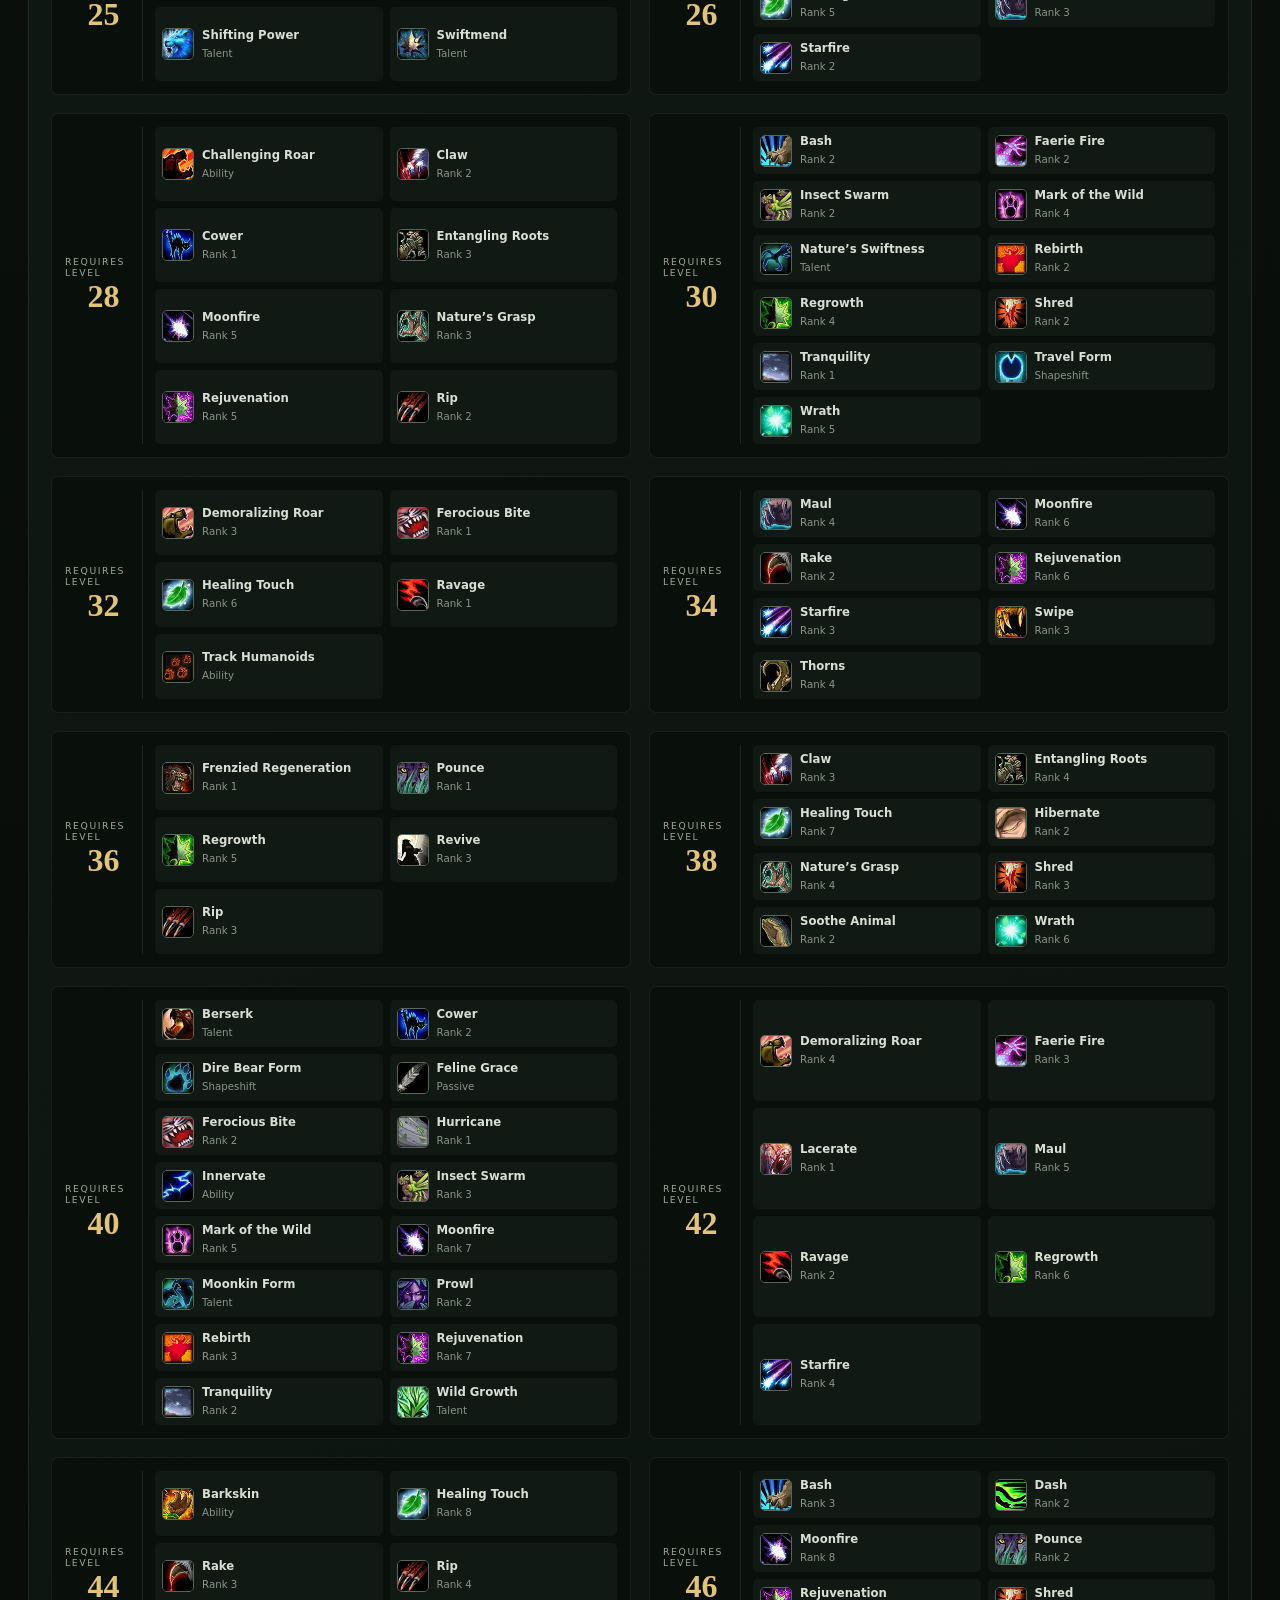
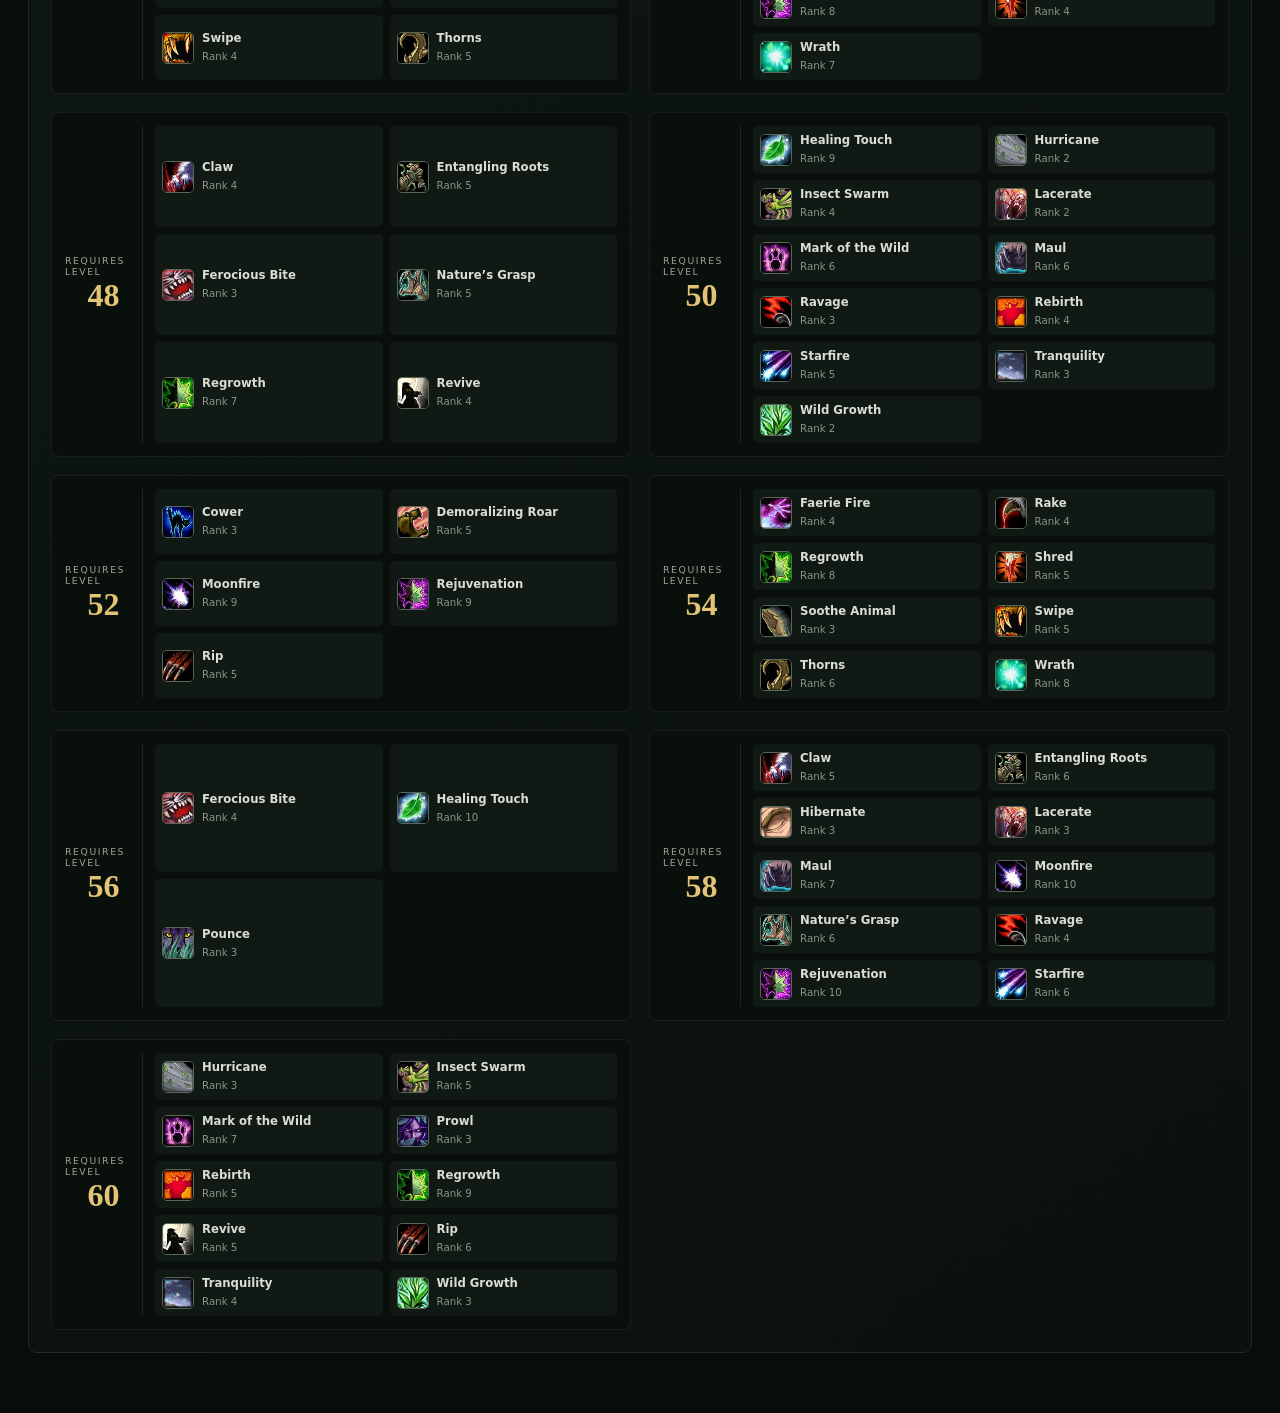
<file: abilities.html>
<!doctype html>
<html lang="en">
<head>
  <meta charset="utf-8">
  <meta name="viewport" content="width=device-width,initial-scale=1">
  <meta name="color-scheme" content="dark">
  <title>Druid Abilities · Forever</title>
  <meta name="description" content="Browse Druid abilities and ranks by required level for WoW Forever.">
  <link rel="canonical" href="https://jvmes-wow.github.io/forever-druid/abilities.html">
  <meta property="og:type" content="website">
  <meta property="og:site_name" content="WoW Forever Druid Calculator">
  <meta property="og:title" content="Druid Abilities by Level · WoW Forever">
  <meta property="og:description" content="Browse Druid abilities and ranks by required level for WoW Forever.">
  <meta property="og:url" content="https://jvmes-wow.github.io/forever-druid/abilities.html">
  <meta property="og:image" content="https://jvmes-wow.github.io/forever-druid/abilities-og.png">
  <meta property="og:image:secure_url" content="https://jvmes-wow.github.io/forever-druid/abilities-og.png">
  <meta property="og:image:type" content="image/png">
  <meta property="og:image:width" content="1200">
  <meta property="og:image:height" content="630">
  <meta property="og:image:alt" content="Druid Abilities by Level for World of Warcraft Forever">
  <meta name="twitter:card" content="summary_large_image">
  <meta name="twitter:title" content="Druid Abilities by Level · WoW Forever">
  <meta name="twitter:description" content="Browse Druid abilities and ranks by required level for WoW Forever.">
  <meta name="twitter:image" content="https://jvmes-wow.github.io/forever-druid/abilities-og.png">
  <meta name="twitter:image:alt" content="Druid Abilities by Level for World of Warcraft Forever">
  <link rel="stylesheet" href="abilities.css">
  <style>
    .ability-tooltip{width:min(430px,calc(100vw - 28px));border:1px solid #b89a54;background:linear-gradient(145deg,#121d16,#080d0a);color:#f1eee2;border-radius:10px;padding:20px;box-shadow:0 24px 70px #000c;position:fixed;inset:auto 20px 20px auto;margin:0;z-index:10}
    .ability-tooltip:not([data-pinned="true"]){pointer-events:none}
    .ability-tooltip::backdrop{background:#020503b8;backdrop-filter:blur(3px)}
    .tooltip-close{position:absolute;right:10px;top:8px;border:0;background:transparent;color:#9eaa9d;font-size:1.5rem;cursor:pointer}
    .tooltip-head{display:flex;align-items:center;gap:13px;padding-right:24px}.tooltip-head img{width:54px;height:54px;border:1px solid #b49c60;border-radius:7px}
    .tooltip-head h2{margin:0;font:500 1.3rem Georgia,serif;color:#f6d887}.tooltip-head p{margin:4px 0 0;color:#9eaa9d;font-size:.75rem}
    .tooltip-details{display:grid;grid-template-columns:1fr 1fr;gap:7px 14px;margin:18px 0 14px}.tooltip-details span{font-size:.77rem;border-bottom:1px solid #ffffff12;padding-bottom:7px}
    .tooltip-description{margin:0;color:#e8dfb7;font-size:.88rem;line-height:1.58}
  </style>
</head>
<body>
  <header class="topbar">
    <a class="brand" href="./" aria-label="Forever Druid talent calculator">
      <span class="crest" aria-hidden="true">☾</span>
      <span><small>WORLD OF WARCRAFT</small><strong>FOREVER</strong></span>
    </a>
    <nav aria-label="Main navigation">
      <a href="./">Talents</a>
      <a class="active" href="abilities.html" aria-current="page">Abilities</a>
      <a href="raid.html">Raid</a>
    </nav>
  </header>

  <main>
    <section class="page-title">
      <div>
        <h1>Abilities by level</h1>
      </div>
    </section>

    <section class="trainer" aria-labelledby="trainer-title">
      <div class="section-head"><div><h2 id="trainer-title">By level</h2></div></div>
      <div id="trainer-levels" class="level-grid"></div>
    </section>
  </main>
  <aside id="ability-tooltip" class="ability-tooltip" aria-labelledby="tooltip-name" aria-live="polite" hidden>
    <button class="tooltip-close" type="button" aria-label="Close tooltip">×</button>
    <div class="tooltip-head">
      <img id="tooltip-icon" alt="">
      <div><h2 id="tooltip-name"></h2><p id="tooltip-rank"></p></div>
    </div>
    <div id="tooltip-details" class="tooltip-details"></div>
    <p id="tooltip-description" class="tooltip-description"></p>
  </aside>
  <script src="abilities-data.js?v=6"></script>
  <script src="ability-icons.js?v=5"></script>
  <script src="abilities-ui.js?v=5"></script>
</body>
</html>
</file>
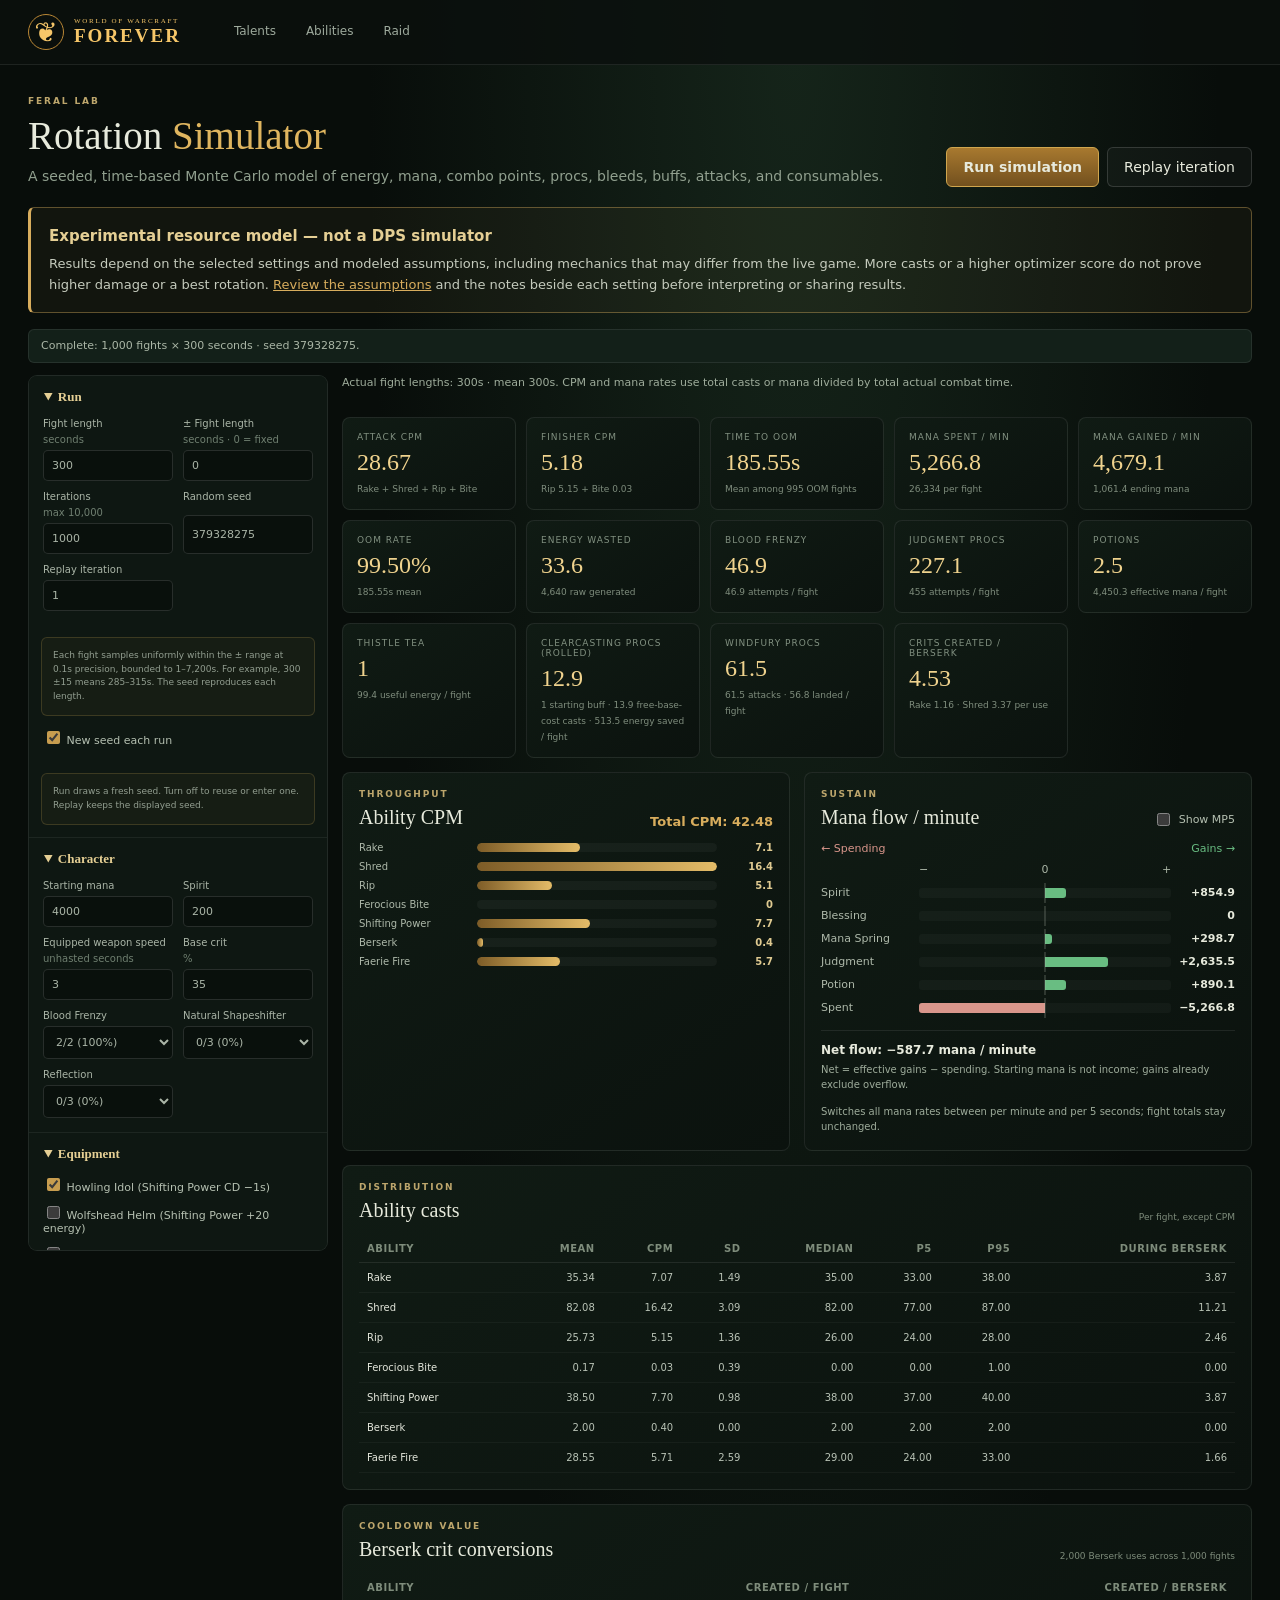
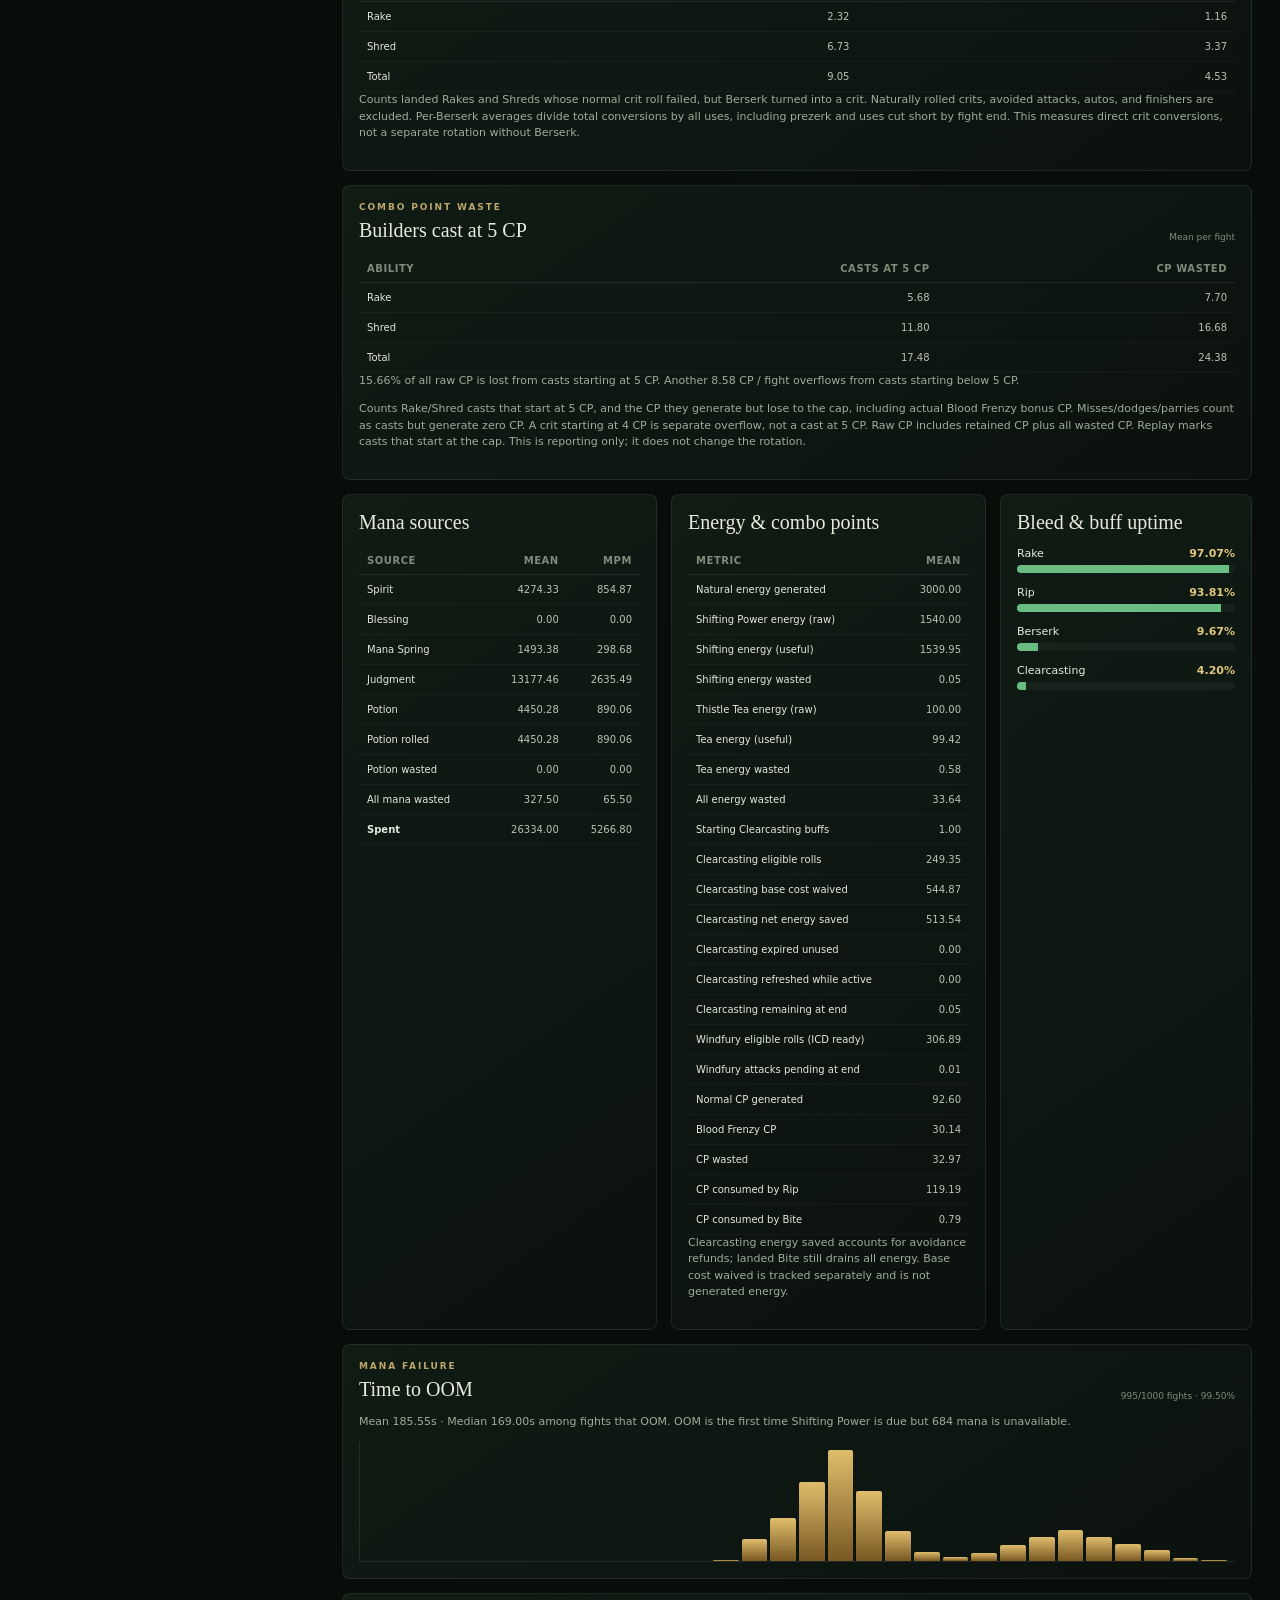
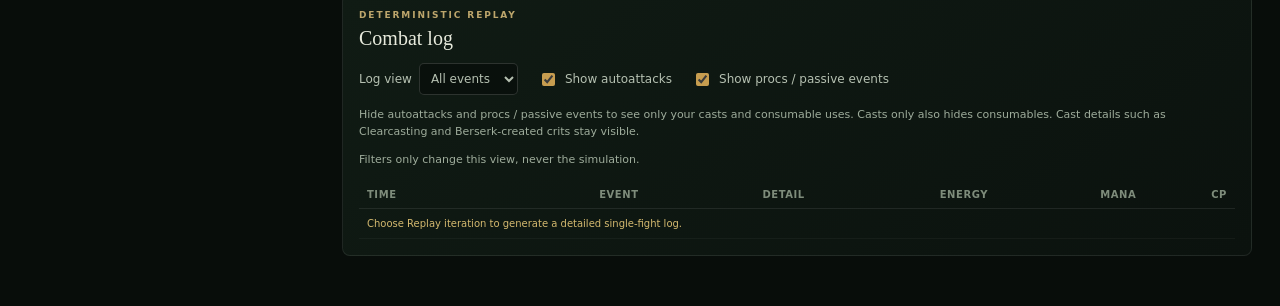
<file: feral-sim.html>
<!doctype html>
<html lang="en">
<head>
  <meta charset="utf-8">
  <meta name="viewport" content="width=device-width,initial-scale=1">
  <meta name="color-scheme" content="dark">
  <meta name="robots" content="noindex, nofollow">
  <title>Feral Rotation Simulator · WoW Forever</title>
  <meta name="description" content="Time-based Monte Carlo Feral Druid rotation and resource simulator for WoW Forever.">
  <link rel="stylesheet" href="feral-sim.css">
</head>
<body>
  <header class="topbar">
    <a class="brand" href="./"><span class="crest" aria-hidden="true">❦</span><span><small>WORLD OF WARCRAFT</small><strong>FOREVER</strong></span></a>
    <nav aria-label="Main navigation"><a href="./">Talents</a><a href="abilities.html">Abilities</a><a href="raid.html">Raid</a></nav>
  </header>
  <main>
    <section class="hero"><div><p class="eyebrow">FERAL LAB</p><h1>Rotation <em>Simulator</em></h1><p>A seeded, time-based Monte Carlo model of energy, mana, combo points, procs, bleeds, buffs, attacks, and consumables.</p></div><div class="hero-actions"><button id="run" type="button">Run simulation</button><button id="replay" class="ghost" type="button">Replay iteration</button></div></section>
    <aside class="model-warning" aria-labelledby="model-warning-title">
      <h2 id="model-warning-title">Experimental resource model — not a DPS simulator</h2>
      <p>Results depend on the selected settings and modeled assumptions, including mechanics that may differ from the live game. More casts or a higher optimizer score do not prove higher damage or a best rotation. <a href="#model-assumptions">Review the assumptions</a> and the notes beside each setting before interpreting or sharing results.</p>
    </aside>
    <p id="status" role="status" aria-live="polite">Ready.</p>
    <div class="layout">
      <aside class="controls">
        <form id="config">
          <details open><summary>Run</summary><div class="fields">
            <label>Fight length <span>seconds</span><input name="duration" type="number" min="1" max="7200" step="0.1" value="300" aria-describedby="duration-note"></label>
            <label>± Fight length <span>seconds · 0 = fixed</span><input id="duration-variance" name="durationVariance" type="number" min="0" max="7200" step="0.1" value="0" aria-describedby="duration-note"></label>
            <label>Iterations <span>max 10,000</span><input name="iterations" type="number" min="1" max="10000" step="1" value="1000"></label>
            <label>Random seed<input id="seed" name="seed" type="number" min="0" max="4294967295" step="1" value="8675309" aria-describedby="seed-note"></label>
            <label>Replay iteration<input name="replayIteration" type="number" min="1" max="10000" step="1" value="1"></label>
          </div><p class="assumption" id="duration-note">Each fight samples uniformly within the ± range at 0.1s precision, bounded to 1–7,200s. For example, 300 ±15 means 285–315s. The seed reproduces each length.</p><div class="toggles"><label><input id="fresh-seed" type="checkbox" checked aria-describedby="seed-note"> New seed each run</label></div><p class="assumption" id="seed-note">Run draws a fresh seed. Turn off to reuse or enter one. Replay keeps the displayed seed.</p></details>
          <details open><summary>Character</summary><div class="fields">
            <label>Starting mana<input name="startingMana" type="number" min="0" step="1" value="4000"></label>
            <label>Spirit<input name="spirit" type="number" min="0" step="1" value="200"></label>
            <label>Equipped weapon speed <span>unhasted seconds</span><input name="weaponSpeed" type="number" min="0.1" max="10" step="0.1" value="3" aria-describedby="omen-note"></label>
            <label>Base crit <span>%</span><input name="crit" type="number" min="0" max="100" step="0.1" value="35"></label>
            <label>Blood Frenzy<select name="bloodFrenzy"><option value="0">0/2 (0%)</option><option value="50">1/2 (50%)</option><option value="100" selected>2/2 (100%)</option></select></label>
            <label>Natural Shapeshifter<select id="natural-shapeshifter" name="naturalShapeshifter" aria-describedby="natural-shapeshifter-note"><option value="0" selected>0/3 (0%)</option><option value="10">1/3 (10%)</option><option value="20">2/3 (20%)</option><option value="30">3/3 (30%)</option></select></label>
            <label>Reflection<select id="reflection" name="reflection" aria-describedby="reflection-note"><option value="0" selected>0/3 (0%)</option><option value="17">1/3 (17%)</option><option value="33">2/3 (33%)</option><option value="50">3/3 (50%)</option></select></label>
          </div></details>
          <details open><summary>Equipment</summary><div class="toggles">
            <label><input id="howling-idol" name="howlingIdol" type="checkbox" checked aria-describedby="shifting-equipment-note"> Howling Idol (Shifting Power CD −1s)</label>
            <label><input id="wolfshead-helm" name="wolfsheadHelm" type="checkbox" aria-describedby="shifting-equipment-note"> Wolfshead Helm (Shifting Power +20 energy)</label>
            <label><input id="tier1-feral-5pc" name="tier1Feral5pc" type="checkbox" aria-describedby="shifting-equipment-note"> Tier 1 Feral 5pc (Shifting Power CD −1.1s)</label>
          </div><p class="assumption" id="shifting-equipment-note">Shifting Power normally grants 40 energy on an 8s cooldown. Howling Idol reduces the cooldown to 7s; Tier 1 Feral 5pc reduces it to 6.9s, or 5.9s with the idol. Wolfshead Helm changes the gain to 60 energy. All three can be enabled together. Mana cost and 1s GCD stay unchanged. Automatic timing uses the selected gain and cooldown; manual mode keeps your chosen threshold. With the helm, shifting above 40 energy wastes energy immediately, before GCD regeneration. Optimization keeps these equipment choices fixed.</p></details>
          <details><summary>Attack table</summary><div class="fields">
            <label>Miss <span>%</span><input name="miss" type="number" min="0" max="100" step="0.1" value="1"></label>
            <label>Dodge <span>%</span><input name="dodge" type="number" min="0" max="100" step="0.1" value="6.5"></label>
            <label>Parry <span>%</span><input name="parry" type="number" min="0" max="100" step="0.1" value="0"></label>
            <label>Swing timer <span>seconds</span><input name="swingTimer" type="number" min="0.1" step="0.1" value="1"></label>
            <label>JoW proc chance <span>%</span><input name="jowChance" type="number" min="0" max="100" step="0.1" value="50"></label>
          </div></details>
          <details><summary>Rotation</summary><div class="fields">
            <label>Rip minimum CP<select id="ripMinCP" name="ripMinCP" aria-describedby="finisher-cp-note"><option value="1">1</option><option value="2">2</option><option value="3">3</option><option value="4">4</option><option value="5" selected>5</option></select></label>
            <label>Bite minimum CP<select id="biteMinCP" name="biteMinCP" aria-describedby="finisher-cp-note"><option value="1">1</option><option value="2">2</option><option value="3">3</option><option value="4">4</option><option value="5" selected>5</option></select></label>
            <label>Shifting mode<select id="shifting-mode" name="shiftingMode" aria-describedby="shift-timing-note"><option value="automatic" selected>Automatic · energy-loss comparison</option><option value="manual">Manual · energy threshold</option></select></label>
            <label>Manual shifting threshold <span>energy · manual mode only</span><input id="shiftingThreshold" name="shiftingThreshold" type="number" min="0" max="100" step="1" value="50"></label>
            <label>Bite max energy<input id="biteMaxEnergy" name="biteMaxEnergy" type="number" min="35" max="100" step="1" value="35"></label>
            <label>Minimum Rip remaining before Bite—outside Berserk (s)<input id="biteRipOutside" name="biteRipOutside" type="number" min="0" step="0.5" value="12"></label>
            <label>Minimum Rip remaining before Bite—during Berserk (s)<input id="biteRipBerserk" name="biteRipBerserk" type="number" min="0" step="0.5" value="12"></label>
            <label>Potion policy<select id="potion-policy" name="potionPolicy"><option value="sustain">Sustain / extra-use aware</option><option value="full">Full value only</option></select></label>
            <label>Tea policy<select name="teaPolicy"><option value="berserk">Near zero in Berserk</option><option value="any">Near zero anytime</option><option value="disabled">Disabled</option></select></label>
          </div><p class="assumption" id="finisher-cp-note">Finishers require at least their selected CP minimum, then consume all current CP on a landed cast. Rip lasts 12s; damage is not modeled. With less than 12s left in the actual fight, eligible Bite takes priority over Rip/Rake and ignores both Rip-safety timers. Bite's CP minimum and energy limits still apply; Rip remains a fallback if Bite is unavailable. The optimizer can search both CP minimums; uncheck their search toggles to hold them fixed.</p></details>
          <details open><summary>Buffs &amp; actions</summary><div class="toggles">
            <label><input id="berserk-gcd" name="berserkGCD" type="checkbox" checked aria-describedby="berserk-note"> Berserk uses GCD (prezerk)</label>
            <label><input name="blessingWisdom" type="checkbox"> Blessing of Wisdom</label>
            <label><input name="manaSpring" type="checkbox" checked> Mana Spring Totem</label>
            <label><input name="divineSpirit" type="checkbox" checked> Divine Spirit</label>
            <label><input name="judgmentWisdom" type="checkbox" checked> Judgment of Wisdom</label>
            <label><input id="windfury" name="windfury" type="checkbox" checked aria-describedby="windfury-note"> Windfury Totem (allowed in cat form)</label>
            <label><input id="omen-of-clarity" name="omenOfClarity" type="checkbox" checked aria-describedby="omen-note"> Omen of Clarity / Clearcasting</label>
            <label><input id="starting-clearcasting" name="startingClearcasting" type="checkbox" checked aria-describedby="starting-clearcasting-note"> Start with Clearcasting (fresh at pull)</label>
            <label><input id="faerie-fire" name="faerieFire" type="checkbox" checked aria-describedby="filler-note"> Faerie Fire (pre-pull + free GCDs)</label>
            <label><input id="use-potions" name="usePotions" type="checkbox" checked> Use Major Mana Potions</label>
          </div></details>
          <details id="optimizer-controls" open><summary>Optimize rotation CPM</summary>
            <div class="fields optimizer-objective">
              <label>Optimize for<select id="opt-objective"><option value="attack" selected>Attack CPM</option><option value="finishers">Finisher CPM (Rip + Bite)</option><option value="weightedFinishers">Weighted finisher score</option></select></label>
              <label>Rip weight<input id="opt-rip-weight" type="number" min="0" max="100" step="0.1" value="1" disabled></label>
              <label>Bite weight<input id="opt-bite-weight" type="number" min="0" max="100" step="0.1" value="1" disabled></label>
            </div>
            <p id="opt-objective-note" class="assumption"></p>
            <p class="assumption">Stats, equipment, buffs, fight length, shifting mode, and casting priorities stay fixed. Weights score casts; they do not force a Rip:Bite cast ratio or change Rip maintenance. Attack CPM breaks ties, then current settings win exact ties. Automatic shifting skips the threshold search. Uncheck a parameter to lock it; current values are always included. For a 5-CP comparison, set both CP minimums to 5 and uncheck their search toggles. Otherwise the optimizer may favor cheap low-CP finishers; no damage penalty is modeled.</p>
            <div class="optimizer-parameters">
              <div><label><input id="opt-shiftingThreshold-on" type="checkbox" checked> Shifting threshold</label><input id="opt-shiftingThreshold-values" type="text" value="20,30,40,45,50,55,60" aria-label="Shifting threshold search values"></div>
              <div><label><input id="opt-biteMaxEnergy-on" type="checkbox" checked> Bite max energy</label><input id="opt-biteMaxEnergy-values" type="text" value="35,40,45,50,60" aria-label="Bite max energy search values"></div>
              <div><label><input id="opt-biteRipOutside-on" type="checkbox" checked> Bite Rip safety</label><input id="opt-biteRipOutside-values" type="text" value="0,2,4,6,8,10,12" aria-label="Bite Rip safety search values"></div>
              <div><label><input id="opt-biteRipBerserk-on" type="checkbox" checked> Berserk Bite safety</label><input id="opt-biteRipBerserk-values" type="text" value="0,2,4,6,8,10,12" aria-label="Berserk Bite safety search values"></div>
              <div><label><input id="opt-ripMinCP-on" type="checkbox" checked> Rip minimum CP</label><input id="opt-ripMinCP-values" type="text" value="1,2,3,4,5" aria-label="Rip minimum CP search values"></div>
              <div><label><input id="opt-biteMinCP-on" type="checkbox" checked> Bite minimum CP</label><input id="opt-biteMinCP-values" type="text" value="1,2,3,4,5" aria-label="Bite minimum CP search values"></div>
            </div>
            <div class="fields"><label>Search size<select id="opt-preset"><option value="quick">Quick · up to 24 candidates</option><option value="standard" selected>Standard · up to 64</option><option value="thorough">Thorough · up to 128</option></select></label></div>
            <div class="optimizer-actions"><button id="optimize" type="button">Optimize rotation</button><button id="opt-stop" type="button" disabled>Stop</button></div>
            <p class="assumption">Compares candidates on shared seeds, then retests finalists on fresh fights. Honors “New seed each run” once per search. This finds the best tested settings, not a guaranteed global maximum or highest DPS.</p>
          </details>
          <details id="tradeoff-controls"><summary>Bite tradeoffs</summary>
            <p class="assumption">Compare Bite CPM, Rip uptime, and attack CPM—no universal winner. Both finishers are fixed at 5 CP for this exploration; all other non-Bite settings stay fixed. Your live settings do not change until Apply.</p>
            <div class="optimizer-parameters">
              <div><label for="trade-biteMaxEnergy">Bite maximum energy</label><input id="trade-biteMaxEnergy" type="text" value="35,40,45,50,60"></div>
              <div><label for="trade-biteRipOutside">Minimum Rip remaining—outside Berserk (s)</label><input id="trade-biteRipOutside" type="text" value="0,2,4,6,8,10,12"></div>
              <div><label for="trade-biteRipBerserk">Minimum Rip remaining—during Berserk (s)</label><input id="trade-biteRipBerserk" type="text" value="0,2,4,6,8,10,12"></div>
            </div>
            <div class="fields"><label>Fights per candidate<input id="trade-iterations" type="number" min="1" max="1000" step="1" value="100"></label></div>
            <div class="optimizer-actions"><button id="trade-explore" type="button">Explore tradeoffs</button><button id="trade-stop" type="button" disabled>Stop</button></div>
            <p class="assumption">Exhaustive selected grid + current settings at 5 CP + terminal-only control (30/30 safety). Shared seeds and fight lengths, 25,000-fight limit. Lower safety permits more aggressive weaving. At a 35-energy ceiling a non-Clearcast Bite requires exactly 35 energy; 12s safety on a 12s Rip effectively disables ordinary weaving.</p>
          </details>
        </form>
        <h2 id="model-assumptions" tabindex="-1">Model assumptions</h2>
        <p class="assumption" id="berserk-note"><b>Berserk GCD:</b> enabled by default: Berserk at −1s, first attack at 0s, 14s of combat uptime, cooldown ready at 179s. Disabled: Berserk at 0s with the first attack, 15s uptime, cooldown ready at 180s; later uses are also off GCD. If Faerie Fire is enabled, cast it at −2s with on-GCD Berserk or −1s with off-GCD Berserk. Pre-pull casts count in totals; regeneration, attacks, and measured combat time start at 0s.</p>
        <p class="assumption" id="omen-note"><b>Clearcasting:</b> vanilla <a href="https://github.com/wowsims/classic/blob/7779ebbf79dc7f1341e6ab939b28a3402c9a730a/sim/druid/talents.go#L251-L310">WoWSims Classic</a> model: 2 PPM, 10s internal cooldown, 15s buff. Landed cat autos roll 3.33%; landed specials use equipped weapon speed × 2 / 60. Default weapon speed is an assumed 3.0s; set yours above. Swing timer only changes autoattack frequency. Rake, Shred, Rip, and Bite consume the buff even on avoidance; landed Bite still drains remaining energy. Shifting Power neither benefits from nor consumes Clearcasting.</p>
        <p class="assumption" id="starting-clearcasting-note"><b>Starting Clearcasting:</b> optional, requires Omen of Clarity. Assumes a fresh proc at pull (t=0): 15s buff remaining and no new Omen roll before t=10s, even after the free cast consumes it. Pre-pull Faerie Fire/Berserk do not shorten it. Shifting Power does not consume it. The starting buff is reported separately from rolled procs; its free cast and energy savings are included. Optimization keeps this starting condition fixed.</p>
        <p class="assumption" id="natural-shapeshifter-note"><b>Natural Shapeshifter:</b> 0/10/20/30% reduction makes Shifting Power cost 684/615.6/547.2/478.8 mana, without integer rounding. Energy gain, cooldown, GCD, and the five-second-rule reset are unchanged.</p>
        <p class="assumption" id="reflection-note"><b>Reflection:</b> retain 0/17/33/50% of Spirit regeneration inside the five-second rule. Outside it, Spirit regeneration is always 100%.</p>
        <p class="assumption" id="windfury-note"><b>Windfury:</b> vanilla <a href="https://github.com/wowsims/classic/blob/7779ebbf79dc7f1341e6ab939b28a3402c9a730a/sim/core/buffs.go#L1528-L1614">WoWSims Classic</a> Totem rules, with the feral restriction removed: 20% on landed autos and Rake/Shred/Rip/Bite, 1.5s internal cooldown. One attack advances and resets the swing timer; auto-triggered attacks wait the <a href="https://github.com/wowsims/classic/blob/7779ebbf79dc7f1341e6ab939b28a3402c9a730a/sim/core/attack.go#L311-L373">10ms batch</a>, special-triggered attacks occur immediately. These white attacks can miss/dodge/parry/crit and proc Omen or Judgment; the ICD prevents Windfury chaining. No GCD, energy, or CP gain. This resource simulator does not calculate damage, so the Totem's bonus AP is not modeled.</p>
        <p class="assumption" id="shift-timing-note"><b>Shift timing:</b> automatic mode compares cap loss now (including regeneration during Shift's GCD) against later cap loss + energy gain × delay / cooldown. It considers spending first, Clearcasting, known Tea, and gear bonuses; ties favor shifting now. Imminent cooldowns use the actual delay caused by another GCD. Forecasts assume landed attacks and only guaranteed bonus CP, without predicting new random procs. This is a local energy-loss heuristic, not a guarantee of maximum CPM. Manual mode restores the fixed threshold. Shift remains highest priority when the selected rule favors it and mana is available. The optimizer holds the mode fixed and skips threshold search in automatic mode.</p>
        <p class="assumption"><b>Shred &amp; Tea:</b> Shred's 4s refresh lookahead counts regeneration during the GCD, reachable off-GCD Tea, and Shifting Power's mana, selected timing mode, cooldown, and full GCD. It checks Rake/Rip together and only pools if Shred would delay a protected refresh compared with waiting. Tea is checked immediately after spending energy as well as between GCDs; the selected ≤10-energy policy still applies.</p>
        <p class="assumption" id="filler-note"><b>Faerie Fire:</b> lowest-priority filler, only when a full 1s GCD will not delay a known higher-priority action. Forecasts include scheduled energy/mana ticks, cooldowns, bleed and buff timing, and usable Tea. Future random procs are not predicted; any affordable Shred is conservatively protected even while pooling for a refresh.</p>
        <p class="assumption"><b>Model note:</b> failed finishers retain combo points and spend their base energy cost unless Clearcasting is active. OOM means the first time Shifting Power is due by policy but its current mana cost is unavailable.</p>
      </aside>
      <section class="results" aria-live="polite">
        <article id="optimizer-results" class="panel" hidden>
          <div class="panel-head"><div><p class="eyebrow">PARAMETER SEARCH</p><h2>Rotation CPM optimizer</h2></div><button id="opt-apply" type="button" disabled>Apply best &amp; run</button></div>
          <p id="optimizer-status" class="panel-note" role="status"></p>
          <progress id="optimizer-progress" max="1" value="0" aria-label="Optimization progress"></progress>
          <p id="optimizer-summary" class="panel-note"></p>
          <p id="optimizer-best-settings" class="panel-note"></p>
          <div class="table-wrap"><table><thead><tr><th>Candidate</th><th title="Selected objective per minute; weighted scores are not raw CPM or DPS.">Objective / min</th><th>Objective Δ</th><th title="Paired sampling standard error for the selected objective. Not a selection-corrected significance test.">Objective Δ SE</th><th>Attack CPM</th><th>Finisher CPM</th><th>Rip CPM</th><th>Bite CPM</th><th>Rip uptime</th><th title="Automatic timing, or the manual energy threshold">Shift mode / ≤</th><th>Bite ≤</th><th>Rip safety</th><th>Berserk safety</th><th>Rip min CP</th><th>Bite min CP</th><th>Rake uptime</th><th>OOM rate</th></tr></thead><tbody id="optimizer-table"></tbody></table></div>
          <p class="panel-note optimizer-warning">CPM is not DPS. Check bleed uptime and OOM before applying. Small gains may be sampling noise; finalists are ranked on validation results, so sampling error is not proof of an improvement. No settings change until you apply a result.</p>
        </article>
        <article id="tradeoff-results" class="panel" hidden>
          <div class="panel-head"><div><p class="eyebrow">BITE THRESHOLD SPRINT · 5 CP</p><h2>Bite tradeoff explorer</h2></div><div class="trade-actions"><button id="trade-validate" type="button" disabled>Validate selected</button><button id="trade-apply" type="button" disabled>Apply selected &amp; run</button></div></div>
          <p id="trade-status" class="panel-note" role="status"></p>
          <progress id="trade-progress" max="1" value="0" aria-label="Tradeoff exploration progress"></progress>
          <p id="trade-summary" class="panel-note"></p>
          <div id="trade-chart" aria-label="Bite CPM versus Rip uptime, colored by attack CPM"></div>
          <p id="trade-legend" class="panel-note"></p>
          <div class="log-toolbar"><label><input id="trade-show-dominated" type="checkbox"> Show dominated candidates too</label><span>References and your selection remain visible. Select a point or candidate button.</span></div>
          <div class="table-wrap"><table><thead><tr><th>Candidate</th><th>Bite CPM</th><th>Δ Bite</th><th>Rip uptime</th><th>Δ Rip (pp)</th><th>Attack CPM</th><th>Δ Attack</th><th>Bite energy ≤</th><th>Outside (s)</th><th>Berserk (s)</th><th>Landed Bite CPM</th><th>Ordinary Bite CPM</th><th>Terminal Bite CPM</th><th>All-action CPM</th><th>Total casts / fight</th></tr></thead><tbody id="trade-table"></tbody></table></div>
          <div id="trade-details" class="trade-details"></div>
          <div id="trade-validation" class="trade-details"></div>
          <p class="panel-note optimizer-warning">Sample-estimated Pareto frontier: no tested alternative improves one outcome without worsening another. Equal outcomes remain separate choices. This is not DPS, a significance test, or a global optimum. Validate your selection on 1,000 fresh paired fights before applying. Attack/Bite CPM count attempts, including misses and dodges; landed Bites are separate. All-action CPM includes pre-pull cooldowns and filler, excluding autos, procs, and consumables.</p>
        </article>
        <p id="duration-summary" class="panel-note"></p>
        <div id="summary" class="summary-grid"></div>
        <div class="chart-grid"><article class="panel"><div class="panel-head"><div><p class="eyebrow">THROUGHPUT</p><h2>Ability CPM</h2></div><span id="total-cpm" title="Sum of all ability CPM, including Shifting Power, Berserk, and Faerie Fire. Excludes autoattacks, procs, and consumables. Includes pre-pull Berserk and Faerie Fire casts, consistent with cast totals."></span></div><div id="casts-chart" class="bars"></div></article><article class="panel"><div class="panel-head mana-head"><div><p class="eyebrow">SUSTAIN</p><h2 id="mana-flow-title">Mana flow / minute</h2></div><label class="mana-rate-toggle"><input id="mana-per-five" type="checkbox" aria-describedby="mana-rate-note"> Show MP5</label></div><p class="mana-flow-legend">← Spending <span>Gains →</span></p><div id="mana-chart" class="mana-flow-chart" role="group" aria-labelledby="mana-flow-title" aria-describedby="mana-net-note"></div><p id="mana-net-flow" class="mana-net-flow"></p><p id="mana-net-note" class="panel-note">Net = effective gains − spending. Starting mana is not income; gains already exclude overflow.</p><p id="mana-rate-note" class="panel-note">Switches all mana rates between per minute and per 5 seconds; fight totals stay unchanged.</p></article></div>
        <article class="panel"><div class="panel-head"><div><p class="eyebrow">DISTRIBUTION</p><h2>Ability casts</h2></div><small>Per fight, except CPM</small></div><div class="table-wrap"><table><thead><tr><th>Ability</th><th>Mean</th><th>CPM</th><th>SD</th><th>Median</th><th>P5</th><th>P95</th><th>During Berserk</th></tr></thead><tbody id="ability-table"></tbody></table></div></article>
        <article class="panel"><div class="panel-head"><div><p class="eyebrow">COOLDOWN VALUE</p><h2>Berserk crit conversions</h2></div><small id="berserk-crits-sample"></small></div><div class="table-wrap"><table><thead><tr><th>Ability</th><th>Created / fight</th><th>Created / Berserk</th></tr></thead><tbody id="berserk-crits-table"></tbody></table></div><p class="panel-note">Counts landed Rakes and Shreds whose normal crit roll failed, but Berserk turned into a crit. Naturally rolled crits, avoided attacks, autos, and finishers are excluded. Per-Berserk averages divide total conversions by all uses, including prezerk and uses cut short by fight end. This measures direct crit conversions, not a separate rotation without Berserk.</p></article>
        <article class="panel"><div class="panel-head"><div><p class="eyebrow">COMBO POINT WASTE</p><h2>Builders cast at 5 CP</h2></div><small>Mean per fight</small></div><div class="table-wrap"><table><thead><tr><th>Ability</th><th>Casts at 5 CP</th><th>CP wasted</th></tr></thead><tbody id="cp-cap-table"></tbody></table></div><p id="cp-cap-summary" class="panel-note"></p><p class="panel-note">Counts Rake/Shred casts that start at 5 CP, and the CP they generate but lose to the cap, including actual Blood Frenzy bonus CP. Misses/dodges/parries count as casts but generate zero CP. A crit starting at 4 CP is separate overflow, not a cast at 5 CP. Raw CP includes retained CP plus all wasted CP. Replay marks casts that start at the cap. This is reporting only; it does not change the rotation.</p></article>
        <div class="table-grid">
          <article class="panel"><div class="panel-head"><h2>Mana sources</h2></div><div class="table-wrap"><table><thead><tr><th>Source</th><th>Mean</th><th id="mana-rate-label">MPM</th></tr></thead><tbody id="mana-table"></tbody></table></div></article>
          <article class="panel"><div class="panel-head"><h2>Energy &amp; combo points</h2></div><div class="table-wrap"><table><thead><tr><th>Metric</th><th>Mean</th></tr></thead><tbody id="resource-table"></tbody></table></div><p class="panel-note">Clearcasting energy saved accounts for avoidance refunds; landed Bite still drains all energy. Base cost waived is tracked separately and is not generated energy.</p></article>
          <article class="panel"><div class="panel-head"><h2>Bleed &amp; buff uptime</h2></div><div id="uptime" class="uptimes"></div></article>
        </div>
        <article class="panel"><div class="panel-head"><div><p class="eyebrow">MANA FAILURE</p><h2>Time to OOM</h2></div><span id="oom-label"></span></div><p id="oom-detail" class="panel-note"></p><div id="oom-chart" class="histogram"></div></article>
        <article class="panel debug-panel">
          <div class="panel-head"><div><p class="eyebrow">DETERMINISTIC REPLAY</p><h2>Combat log</h2></div><span id="debug-seed"></span></div>
          <div class="log-toolbar">
            <label>Log view <select id="log-view"><option value="all">All events</option><option value="casts">Casts only</option></select></label>
            <label><input id="log-autoattacks" type="checkbox" checked> Show autoattacks</label>
            <label><input id="log-procs" type="checkbox" checked aria-describedby="log-filter-note"> Show procs / passive events</label>
            <span id="log-oom"></span>
          </div>
          <p id="log-filter-note" class="panel-note">Hide autoattacks and procs / passive events to see only your casts and consumable uses. Casts only also hides consumables. Cast details such as Clearcasting and Berserk-created crits stay visible.</p>
          <p id="log-count" class="panel-note">Filters only change this view, never the simulation.</p>
          <div class="table-wrap log-wrap"><table><thead><tr><th>Time</th><th>Event</th><th>Detail</th><th>Energy</th><th>Mana</th><th>CP</th></tr></thead><tbody id="combat-log"><tr><td colspan="6">Choose Replay iteration to generate a detailed single-fight log.</td></tr></tbody></table></div>
        </article>
      </section>
    </div>
  </main>
  <script src="feral-sim.js"></script><script src="feral-optimizer.js"></script><script src="feral-tradeoffs.js"></script><script src="feral-sim-ui.js"></script>
</body>
</html>
</file>
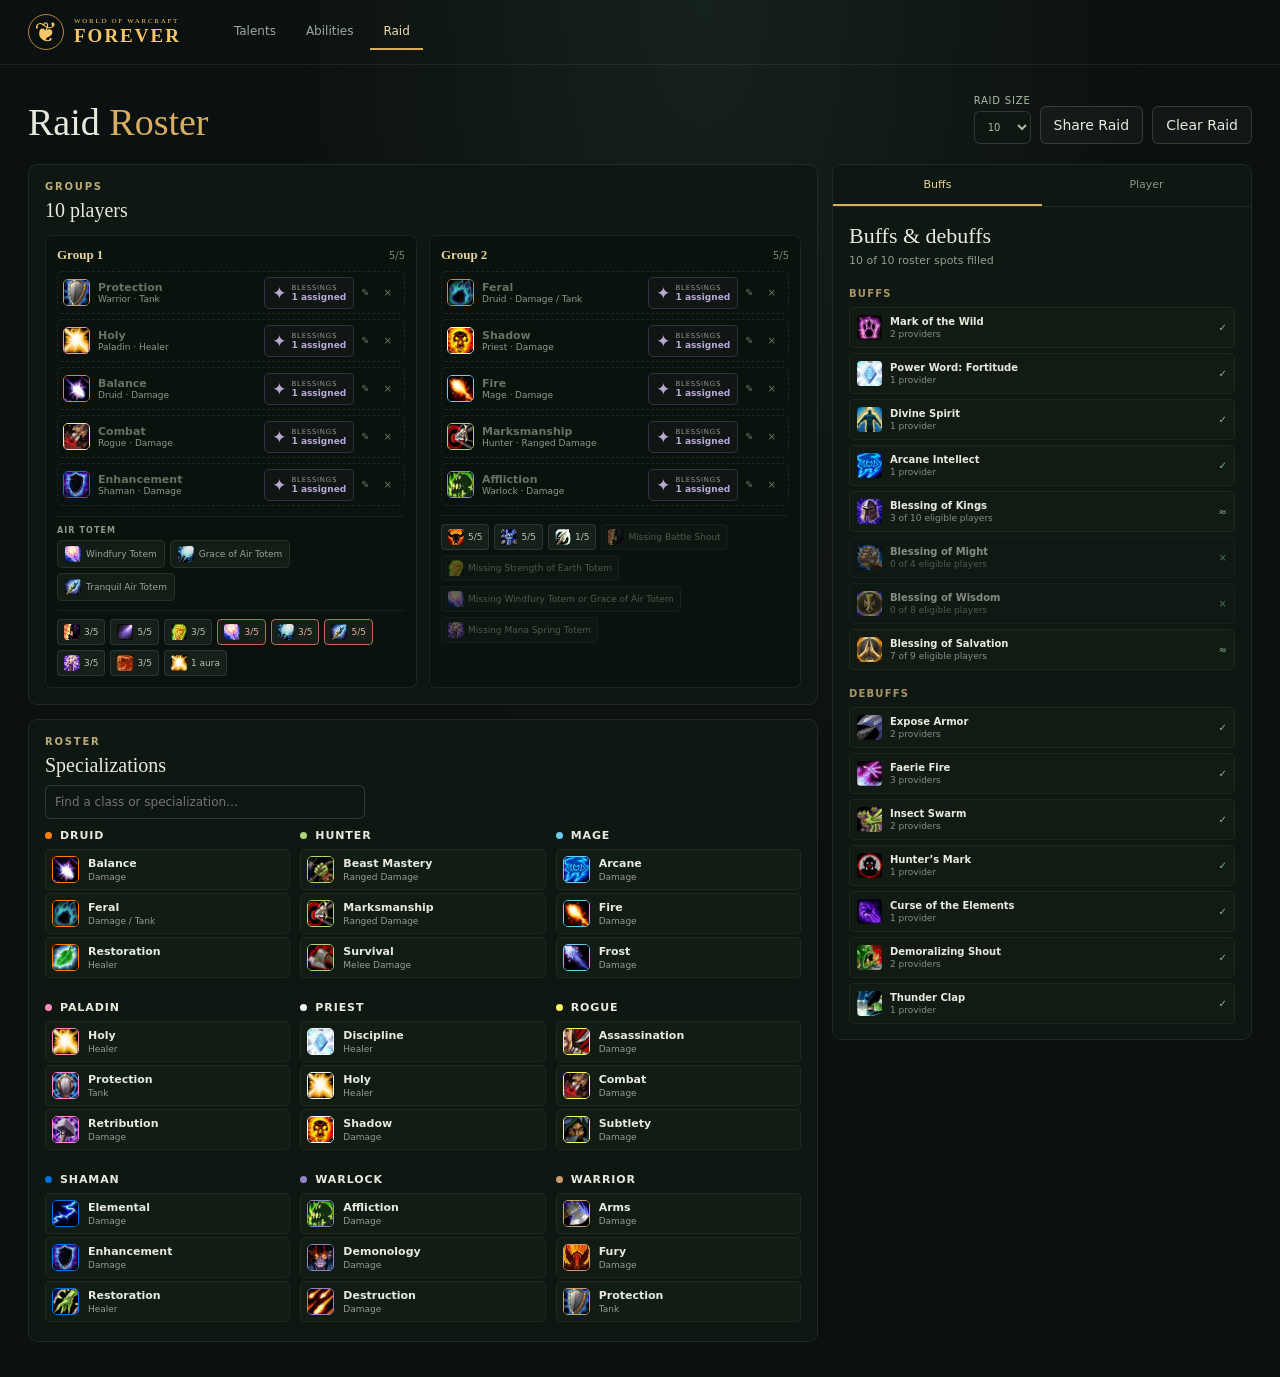
<file: raid.html>
<!doctype html>
<html lang="en">
<head>
  <meta charset="utf-8">
  <meta name="viewport" content="width=device-width,initial-scale=1">
  <meta name="color-scheme" content="dark">
  <title>Raid Roster · WoW Forever</title>
  <meta name="description" content="WoW Forever raid roster, buffs, and debuffs.">
  <meta property="og:type" content="website">
  <meta property="og:site_name" content="WoW Forever Raid Planner">
  <meta property="og:title" content="WoW Forever — Raid Planner">
  <meta property="og:description" content="Build 5-, 10-, 20-, and 40-player compositions and track buffs, debuffs, Blessings, auras, totems, and camp buffs.">
  <meta property="og:url" content="https://jvmes-wow.github.io/forever-druid/raid.html">
  <meta property="og:image" content="https://jvmes-wow.github.io/forever-druid/raid-og.png">
  <meta property="og:image:secure_url" content="https://jvmes-wow.github.io/forever-druid/raid-og.png">
  <meta property="og:image:type" content="image/png">
  <meta property="og:image:width" content="1200">
  <meta property="og:image:height" content="630">
  <meta property="og:image:alt" content="A five-player WoW Forever party in the Raid Planner with class specializations, camp buffs, and completed buff coverage.">
  <meta name="twitter:card" content="summary_large_image">
  <meta name="twitter:title" content="WoW Forever — Raid Planner">
  <meta name="twitter:description" content="Build raid and dungeon compositions with detailed buff and debuff coverage.">
  <meta name="twitter:image" content="https://jvmes-wow.github.io/forever-druid/raid-og.png">
  <meta name="twitter:image:alt" content="A five-player WoW Forever party in the Raid Planner with class specializations, camp buffs, and completed buff coverage.">
  <link rel="stylesheet" href="raid.css">
  <style>.spec-mark,.player-mark{object-fit:cover;border:1px solid var(--class)}.buff-chip{display:flex;align-items:center;gap:4px}.effect-icon{width:16px;height:16px;object-fit:cover;border-radius:3px}.coverage-icon img{display:block;width:100%;height:100%;object-fit:cover;border-radius:4px}.rename-player{border:0;background:transparent;color:#697668;padding:7px}.rename-player:hover{color:#e5c77d}.player-name-editor{display:flex;align-items:center;gap:4px;width:100%}.player-name-editor .player-mark{margin-right:4px}.player-name-input{min-width:0;flex:1;padding:6px;font-size:11px}.name-action{border:1px solid #ffffff20;background:#152019;border-radius:4px;padding:5px 7px;font-size:9px}dialog{width:min(520px,calc(100vw - 28px));border:1px solid #ffffff25;border-radius:9px;background:#101a13;color:#e7eadc;padding:18px}dialog::backdrop{background:#000a}.dialog-head{display:flex;justify-content:space-between;align-items:center}.dialog-head h2{font:500 24px Georgia,serif;margin:0}.dialog-head button{padding:6px 10px}.dialog-actions{margin-top:10px}.dialog-actions button{border:1px solid #d1a953;background:#7b5723;border-radius:6px;padding:9px 13px}#raid-share-dialog>input{width:100%;margin-top:5px}#raid-share-dialog>p{color:#9daa99;font-size:11px}</style>
  <style>
    .groups.single-group{grid-template-columns:1fr}
    .groups.single-group .group-card{padding:16px}
    .groups.single-group .group-head h3{font-size:16px}
    .groups.single-group .slot{height:60px;padding:8px}
    .groups.single-group .player-mark{width:38px;height:38px}
    .groups.single-group .player-info b{font-size:13px}
    .groups.single-group .player-info small{font-size:10px;margin-top:3px}
    .groups.single-group .group-buffs{padding-top:12px;gap:7px}
    .groups.single-group .buff-chip{padding:6px 8px;font-size:10px}
    .groups.single-group .effect-icon{width:20px;height:20px}
    .camp-panel{margin-top:14px;border-top:1px solid #ffffff12;padding-top:12px}
    .camp-head{display:flex;align-items:baseline;justify-content:space-between;gap:12px;margin-bottom:8px}
    .camp-head h4{margin:0;color:#e7d5a0;font:600 13px Georgia,serif}
    .camp-head small{color:#7f8d7d;font-size:9px}
    .camp-choices{display:grid;grid-template-columns:repeat(3,minmax(0,1fr));gap:6px}
    .camp-choice{display:flex;align-items:center;gap:7px;min-width:0;border:1px solid #ffffff12;background:#101a13;border-radius:5px;padding:7px;text-align:left;color:#96a393}
    .camp-choice:hover{border-color:#9e8248;color:#d7c28c}
    .camp-choice.active{border-color:#d8ad5d;background:#d8ad5d12;color:#f0d99e}
    .camp-choice>span{min-width:0}
    .camp-choice b,.camp-choice small{display:block;overflow:hidden;text-overflow:ellipsis;white-space:nowrap}
    .camp-choice b{font-size:10px}
    .camp-choice small{font-size:8px;margin-top:2px;color:#7f8d7d}
    .camp-active,.coverage-row.camp-covered{border-color:#b49b5d;color:#e4cf98}
    .camp-player{display:flex;align-items:center;gap:6px;border:1px solid #8f7b4e55;background:#8f7b4e0d;color:#bba66f;border-radius:5px;padding:5px 8px;min-width:152px;text-align:left}
    .camp-player:hover{border-color:#d8ad5d;color:#f0d99e}
    .camp-player-icon{font-size:20px;line-height:1}
    .camp-player-effect{width:27px;height:27px;object-fit:cover;border:1px solid #d8ad5d88;border-radius:5px;flex:0 0 auto}
    .camp-player-copy{min-width:0}
    .camp-player-copy small,.camp-player-copy b{display:block;overflow:hidden;text-overflow:ellipsis;white-space:nowrap}
    .camp-player-copy small{font-size:7px;letter-spacing:.8px;color:#8f9a87}
    .camp-player-copy b{font-size:9px;color:#e1c77f;margin-top:1px}
    .blessing-player{display:flex;align-items:center;gap:5px;border:1px solid #7a69a455;background:#7a69a40d;color:#b8a8d9;border-radius:5px;padding:5px 7px;text-align:left}
    .blessing-player:hover{border-color:#b89de8;color:#dbcaf8}
    .blessing-player>span:first-child{font-size:17px}
    .blessing-player small,.blessing-player b{display:block;white-space:nowrap}
    .blessing-player small{font-size:7px;letter-spacing:.7px;color:#8f9a87}.blessing-player b{font-size:9px}
    #camp-buff-dialog{width:min(760px,calc(100vw - 28px))}
    #camp-buff-dialog>p{color:#9daa99;font-size:11px;line-height:1.5}
    .camp-assignment-options{display:grid;grid-template-columns:repeat(2,minmax(0,1fr));gap:7px;margin-top:12px}
    .camp-assignment{display:flex;align-items:flex-start;gap:9px;min-width:0;border:1px solid #ffffff15;background:#111b14;border-radius:6px;padding:9px;text-align:left}
    .camp-assignment:hover{border-color:#9e8248}
    .camp-assignment.active{border-color:#d8ad5d;background:#d8ad5d12}
    .camp-assignment.redundant{border-color:#a77745}
    .camp-assignment>span{min-width:0}
    .camp-assignment b,.camp-assignment small,.camp-assignment em{display:block}
    .camp-assignment b{font-size:11px}
    .camp-assignment small{font-size:9px;color:#879586;margin-top:2px}
    .camp-assignment em{font-size:9px;color:#e3a66f;font-style:normal;margin-top:5px;line-height:1.35}
    #blessing-priority-dialog{width:min(580px,calc(100vw - 28px))}
    #blessing-priority-summary{color:#9daa99;font-size:11px}
    .blessing-priority-options{display:grid;gap:7px;margin-top:12px}
    .blessing-priority-row{display:grid;grid-template-columns:24px 24px 1fr auto;gap:8px;align-items:center;border:1px solid #ffffff15;background:#111b14;border-radius:6px;padding:8px}
    .blessing-priority-row.active{border-color:#8f74c4;background:#8f74c412}.blessing-priority-row.ineligible{opacity:.5}
    .blessing-priority-row.drag-over{border-color:#d8ad5d}.blessing-priority-row.dragging{opacity:.35}
    .blessing-rank{width:22px;height:22px;display:grid;place-items:center;border-radius:50%;background:#ffffff0c;font-size:10px;color:#d8c48d}
    .blessing-priority-copy b,.blessing-priority-copy small{display:block}.blessing-priority-copy b{font-size:11px}.blessing-priority-copy small{font-size:9px;color:#879586;margin-top:2px}
    .blessing-priority-controls{display:flex;gap:4px}.blessing-priority-controls button{border:1px solid #ffffff20;background:#172019;border-radius:4px;padding:5px 8px}.blessing-priority-controls button:disabled{opacity:.25}
    .boss-choice-options{display:flex;gap:5px;flex-wrap:wrap;margin:-1px 0 8px 33px}
    .boss-choice-option{display:flex;align-items:center;gap:5px;border:1px solid #ffffff18;background:#121d16;border-radius:5px;padding:5px 7px;font-size:9px;color:#98a596}
    .boss-choice-option:hover{border-color:#a98c4c;color:#dfc781}.boss-choice-option.active{border-color:#8f7a4d;color:#dbc48a}.boss-choice-option.overridden{background:#d8ad5d16;border-color:#d8ad5d;color:#f0d99e}
    .spec-button.gap-match{border-color:var(--class);background:linear-gradient(90deg,color-mix(in srgb,var(--class) 18%,transparent),#111c15 70%);box-shadow:inset 3px 0 var(--class)}
    .spec-button.gap-match:hover{border-color:var(--class);background:color-mix(in srgb,var(--class) 23%,#111c15)}
    .spec-button.gap-match>span{flex:1}
    .spec-button.gap-match>em{flex:0 1 auto;max-width:48%;overflow:hidden;text-overflow:ellipsis;border:1px solid var(--class);background:color-mix(in srgb,var(--class) 16%,#111c15);border-radius:10px;padding:2px 5px;color:#e8eadf;font-size:7px;font-style:normal;font-weight:700;letter-spacing:.35px;text-transform:uppercase;white-space:nowrap}
    .group-choices{border-top:1px solid #ffffff10;margin-top:10px;padding-top:9px;display:grid;gap:8px}
    .group-choice{display:grid;gap:5px}
    .group-choice>small{font-size:8px;font-weight:700;letter-spacing:1.1px;text-transform:uppercase;color:#8d9a88}
    .group-choice-options{display:flex;gap:5px;flex-wrap:wrap}
    .group-choice-option{display:flex;align-items:center;gap:5px;border:1px solid #ffffff18;background:#121d16;border-radius:5px;padding:5px 7px;font-size:9px;color:#98a596}
    .group-choice-option:hover{border-color:#a98c4c;color:#dfc781}
    .group-choice-option.active{border-color:#d8ad5d;background:#d8ad5d16;color:#f0d99e}
    .planner-layout.compact-roster{grid-template-columns:minmax(0,1fr) 320px}
    .planner-layout.compact-roster .groups-panel{grid-column:1;grid-row:1}
    .planner-layout.compact-roster .palette-panel{grid-column:1;grid-row:2;position:static;max-height:none}
    .planner-layout.compact-roster .coverage-panel{grid-column:2;grid-row:1/3}
    .planner-layout.compact-roster .coverage-body{display:block}
    .planner-layout.compact-roster .palette-panel .section-head{margin-bottom:8px}
    .planner-layout.compact-roster .search{display:block;max-width:320px}
    .planner-layout.compact-roster #spec-palette{display:grid;grid-template-columns:repeat(5,minmax(0,1fr));gap:10px}
    .planner-layout.compact-roster .class-block{margin-top:10px;min-width:0}
    .planner-layout.compact-roster .spec-button{margin:3px 0;padding:6px}
    .planner-layout.balanced-coverage{grid-template-columns:minmax(0,1fr) 420px}
    .planner-layout.balanced-coverage #spec-palette{grid-template-columns:repeat(3,minmax(0,1fr))}
    @media(max-width:1250px){
      .planner-layout:not(.compact-roster){grid-template-columns:220px minmax(0,1fr) 300px}
      .planner-layout:not(.compact-roster) .coverage-panel{grid-column:3;position:sticky;max-height:calc(100vh - 24px)}
      .planner-layout.compact-roster{grid-template-columns:minmax(0,1fr) 320px}
      .planner-layout.compact-roster #spec-palette{grid-template-columns:repeat(3,minmax(0,1fr))}
      .planner-layout.balanced-coverage{grid-template-columns:minmax(0,1fr) 360px}
    }
    @media(max-width:820px){.camp-choices{grid-template-columns:repeat(2,minmax(0,1fr))}}
    @media(max-width:820px){
      .planner-layout:not(.compact-roster){grid-template-columns:1fr}
      .planner-layout:not(.compact-roster) .coverage-panel{grid-column:auto;position:static;max-height:none}
      .planner-layout.compact-roster,.planner-layout.balanced-coverage{grid-template-columns:1fr}
      .planner-layout.compact-roster .groups-panel{grid-column:1;grid-row:1}
      .planner-layout.compact-roster .palette-panel{grid-column:1;grid-row:2}
      .planner-layout.compact-roster .coverage-panel{grid-column:1;grid-row:3}
      .planner-layout.compact-roster #spec-palette{grid-template-columns:repeat(2,minmax(0,1fr))}
      .planner-layout.compact-roster .class-block{display:block;width:auto;padding-right:0}
    }
    @media(max-width:600px){.camp-assignment-options{grid-template-columns:1fr}}
  </style>
</head>
<body>
  <header class="topbar">
    <a class="brand" href="./" aria-label="Forever talent calculator"><span class="crest" aria-hidden="true">❦</span><span><small>WORLD OF WARCRAFT</small><strong>FOREVER</strong></span></a>
    <nav aria-label="Main navigation"><a href="./">Talents</a><a href="abilities.html">Abilities</a><a class="active" href="raid.html" aria-current="page">Raid</a></nav>
  </header>
  <main>
    <section class="page-title">
      <div><h1>Raid <em>Roster</em></h1></div>
      <div class="raid-controls"><label>Raid Size <select id="raid-size"><option>5</option><option selected>10</option><option>20</option><option>40</option></select></label><button id="share-raid" class="ghost">Share Raid</button><button id="clear" class="ghost">Clear Raid</button></div>
    </section>
    <section id="planner-layout" class="planner-layout">
      <aside class="palette-panel">
        <div class="section-head"><div><p class="eyebrow">ROSTER</p><h2>Specializations</h2></div></div>
        <label class="search"><span class="sr-only">Find a specialization</span><input id="spec-search" type="search" placeholder="Find a class or specialization…"></label>
        <div id="spec-palette"></div>
      </aside>
      <section class="groups-panel" aria-labelledby="groups-title">
        <div class="section-head"><div><p class="eyebrow">GROUPS</p><h2 id="groups-title"><span id="filled-count">0</span> <span id="player-noun">players</span></h2></div></div>
        <div id="groups" class="groups"></div>
      </section>
      <aside class="coverage-panel">
        <div class="coverage-tabs" role="tablist"><button id="overview-tab" class="active" role="tab">Buffs</button><button id="player-tab" role="tab">Player</button></div>
        <div id="coverage-detail"></div>
      </aside>
    </section>
  </main>
  <p id="raid-status" class="sr-only" role="status" aria-live="polite"></p>
  <dialog id="camp-buff-dialog"><div class="dialog-head"><h2 id="camp-buff-title">Camp buff</h2><button class="ghost" id="close-camp-buffs" aria-label="Close camp buff selector">×</button></div><p>Choose one profession camp buff for this character to provide to the entire party. Full-strength class buffs remain preferred unless a camp buff frees a Blessing or totem choice.</p><div id="camp-assignment-options" class="camp-assignment-options"></div></dialog>
  <dialog id="blessing-priority-dialog"><div class="dialog-head"><h2 id="blessing-priority-title">Blessing priority</h2><button class="ghost" id="close-blessing-priority" aria-label="Close Blessing priority">×</button></div><p id="blessing-priority-summary"></p><p class="sr-only">Drag the Blessings or use the arrow buttons to change their priority.</p><div id="blessing-priority-options" class="blessing-priority-options"></div></dialog>
  <dialog id="raid-share-dialog"><div class="dialog-head"><h2>Share Raid</h2><button class="ghost" id="close-raid-share" aria-label="Close raid sharing">×</button></div><p id="raid-share-note"></p><label for="raid-link">Raid Link</label><input id="raid-link" type="url" readonly spellcheck="false"><div class="dialog-actions"><button id="copy-raid-link">Copy Link</button></div><p id="raid-share-status" role="status" aria-live="polite"></p></dialog>
  <script src="raid-data.js"></script><script src="raid-engine.js"></script><script src="raid-state.js"></script><script src="raid-ui.js"></script>
</body>
</html>
</file>
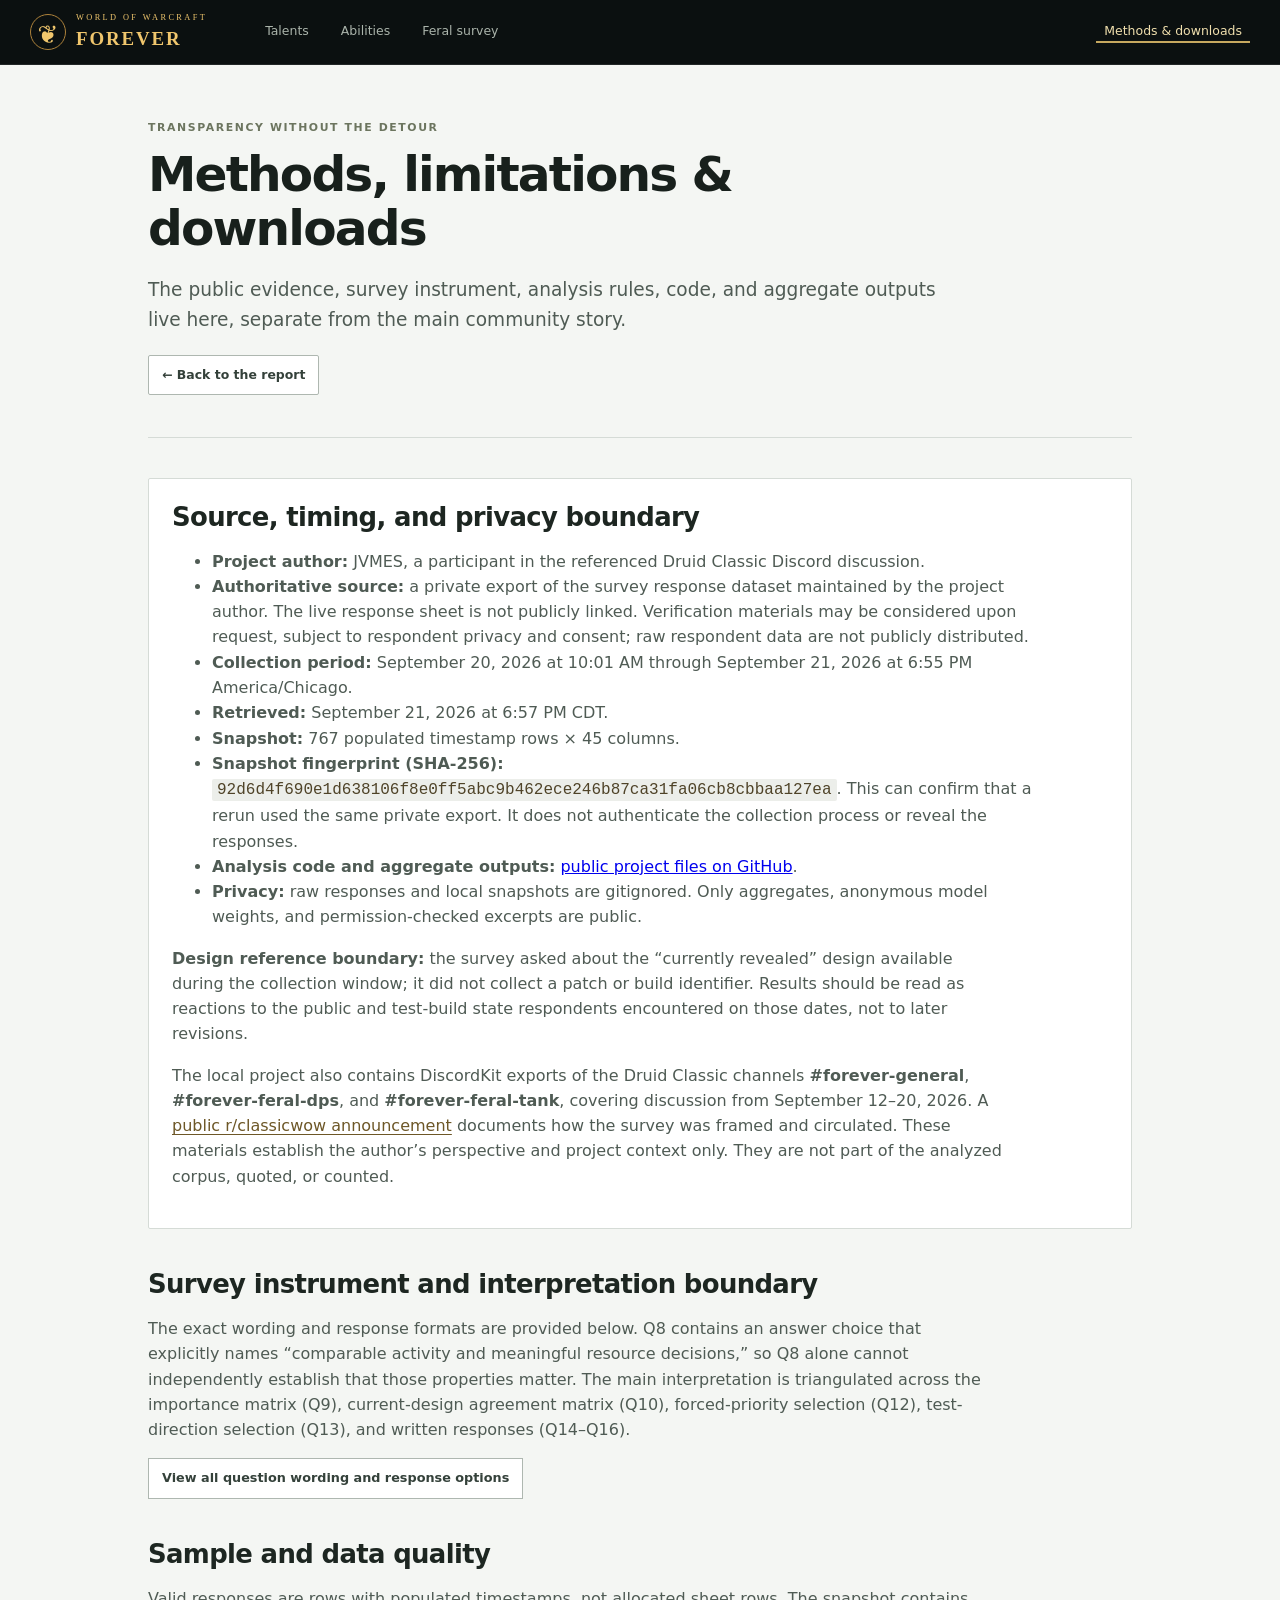
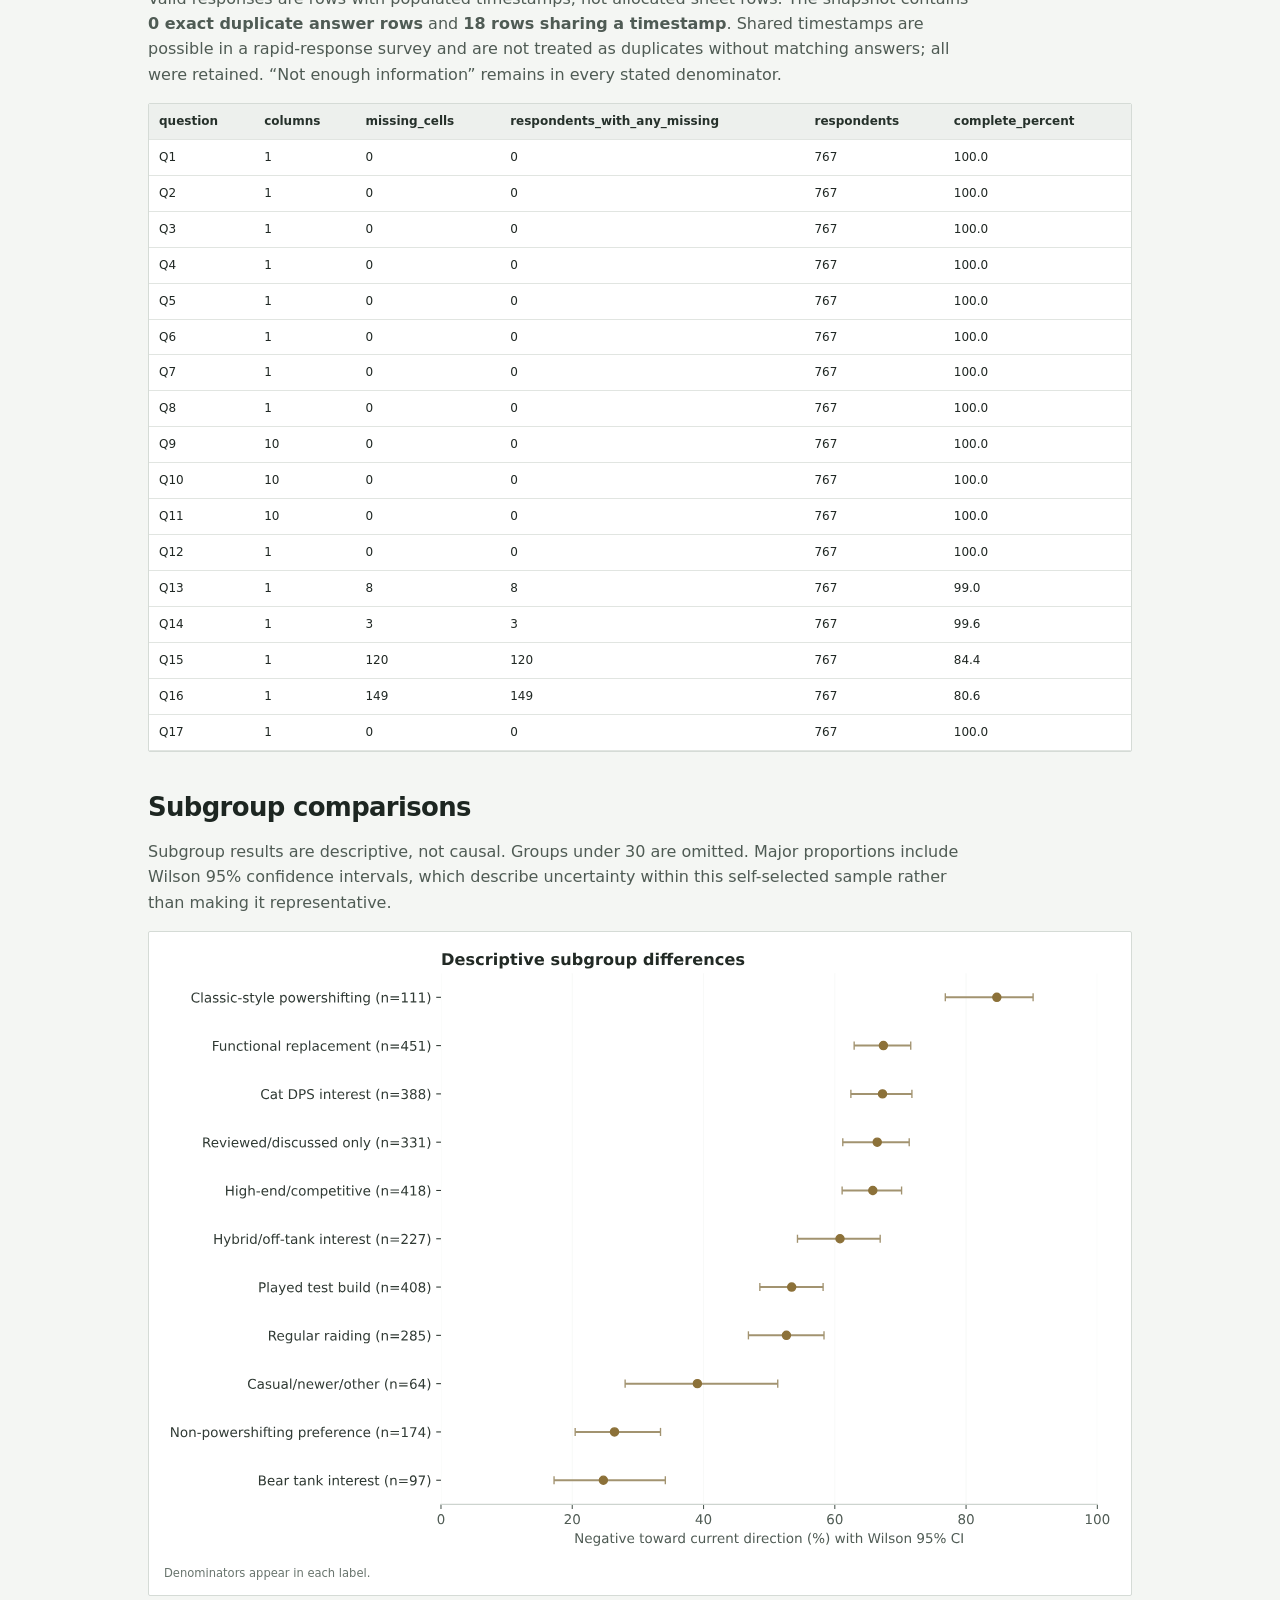
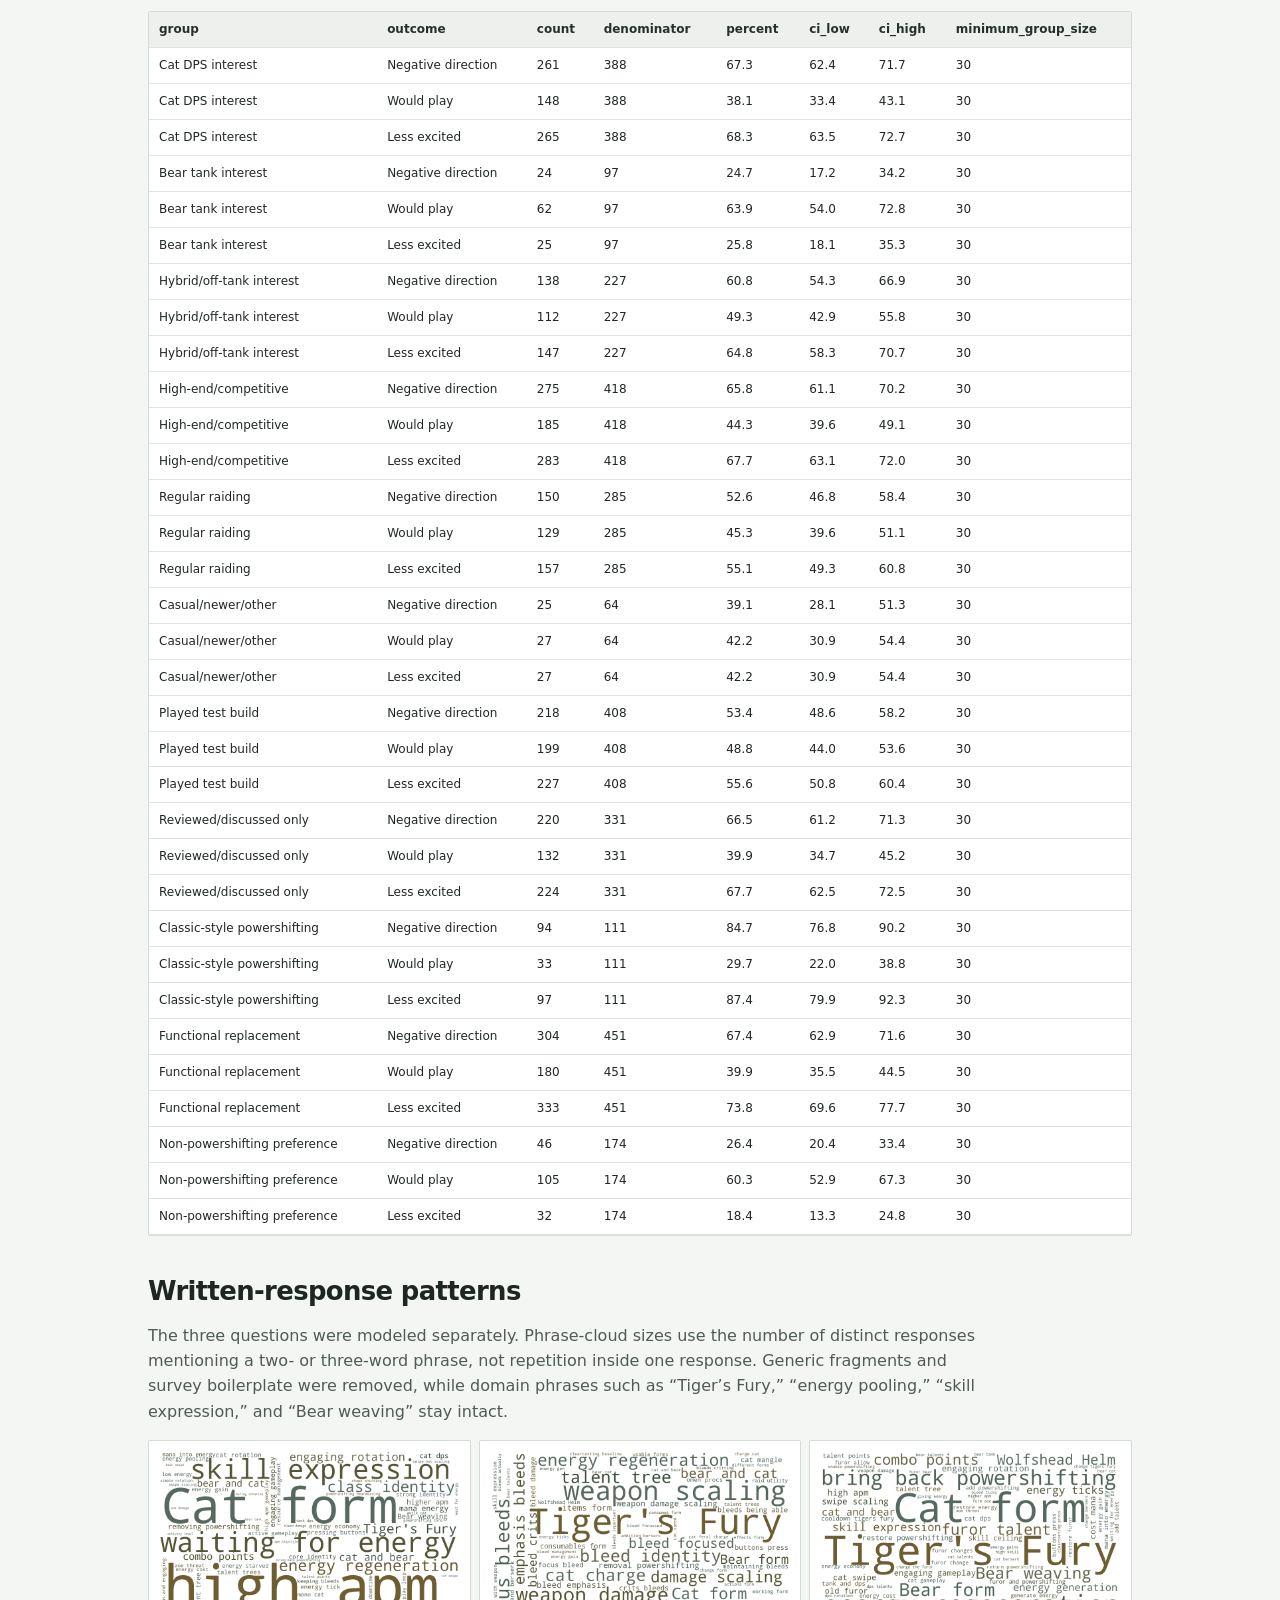
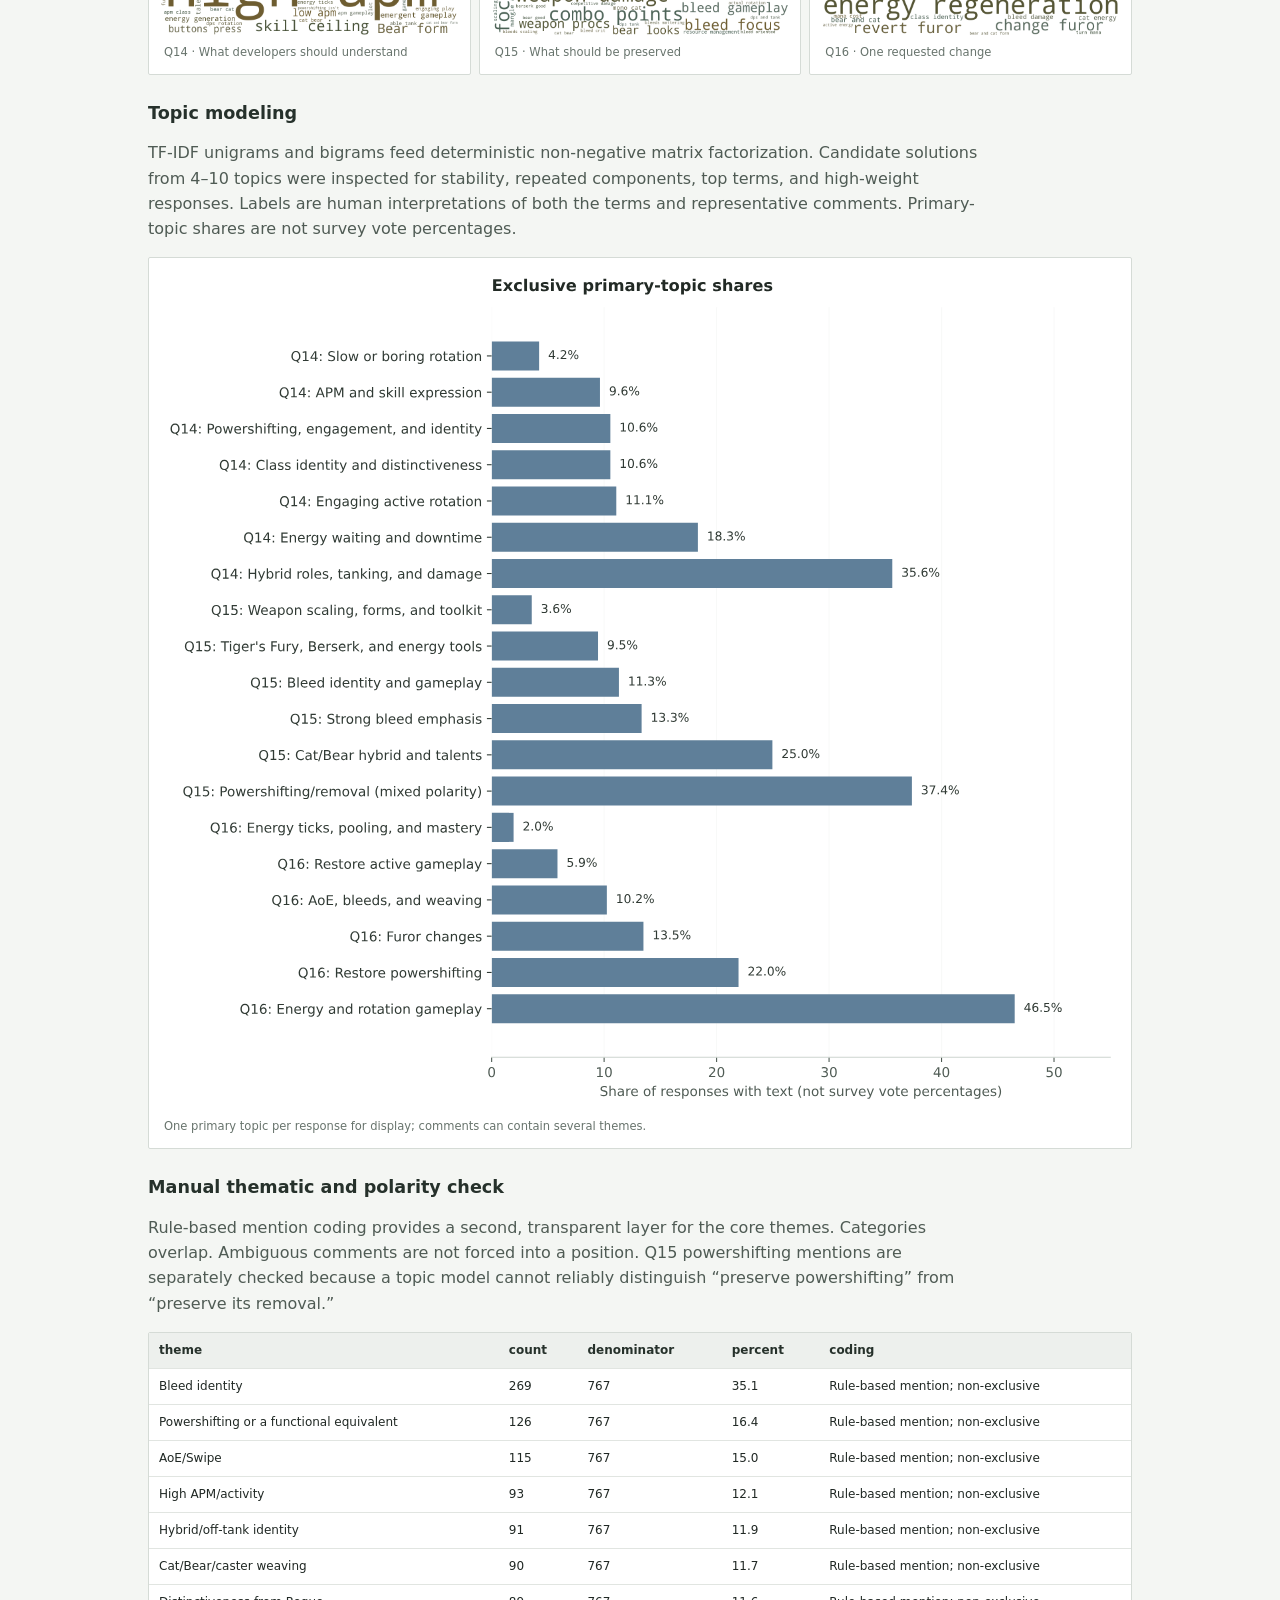
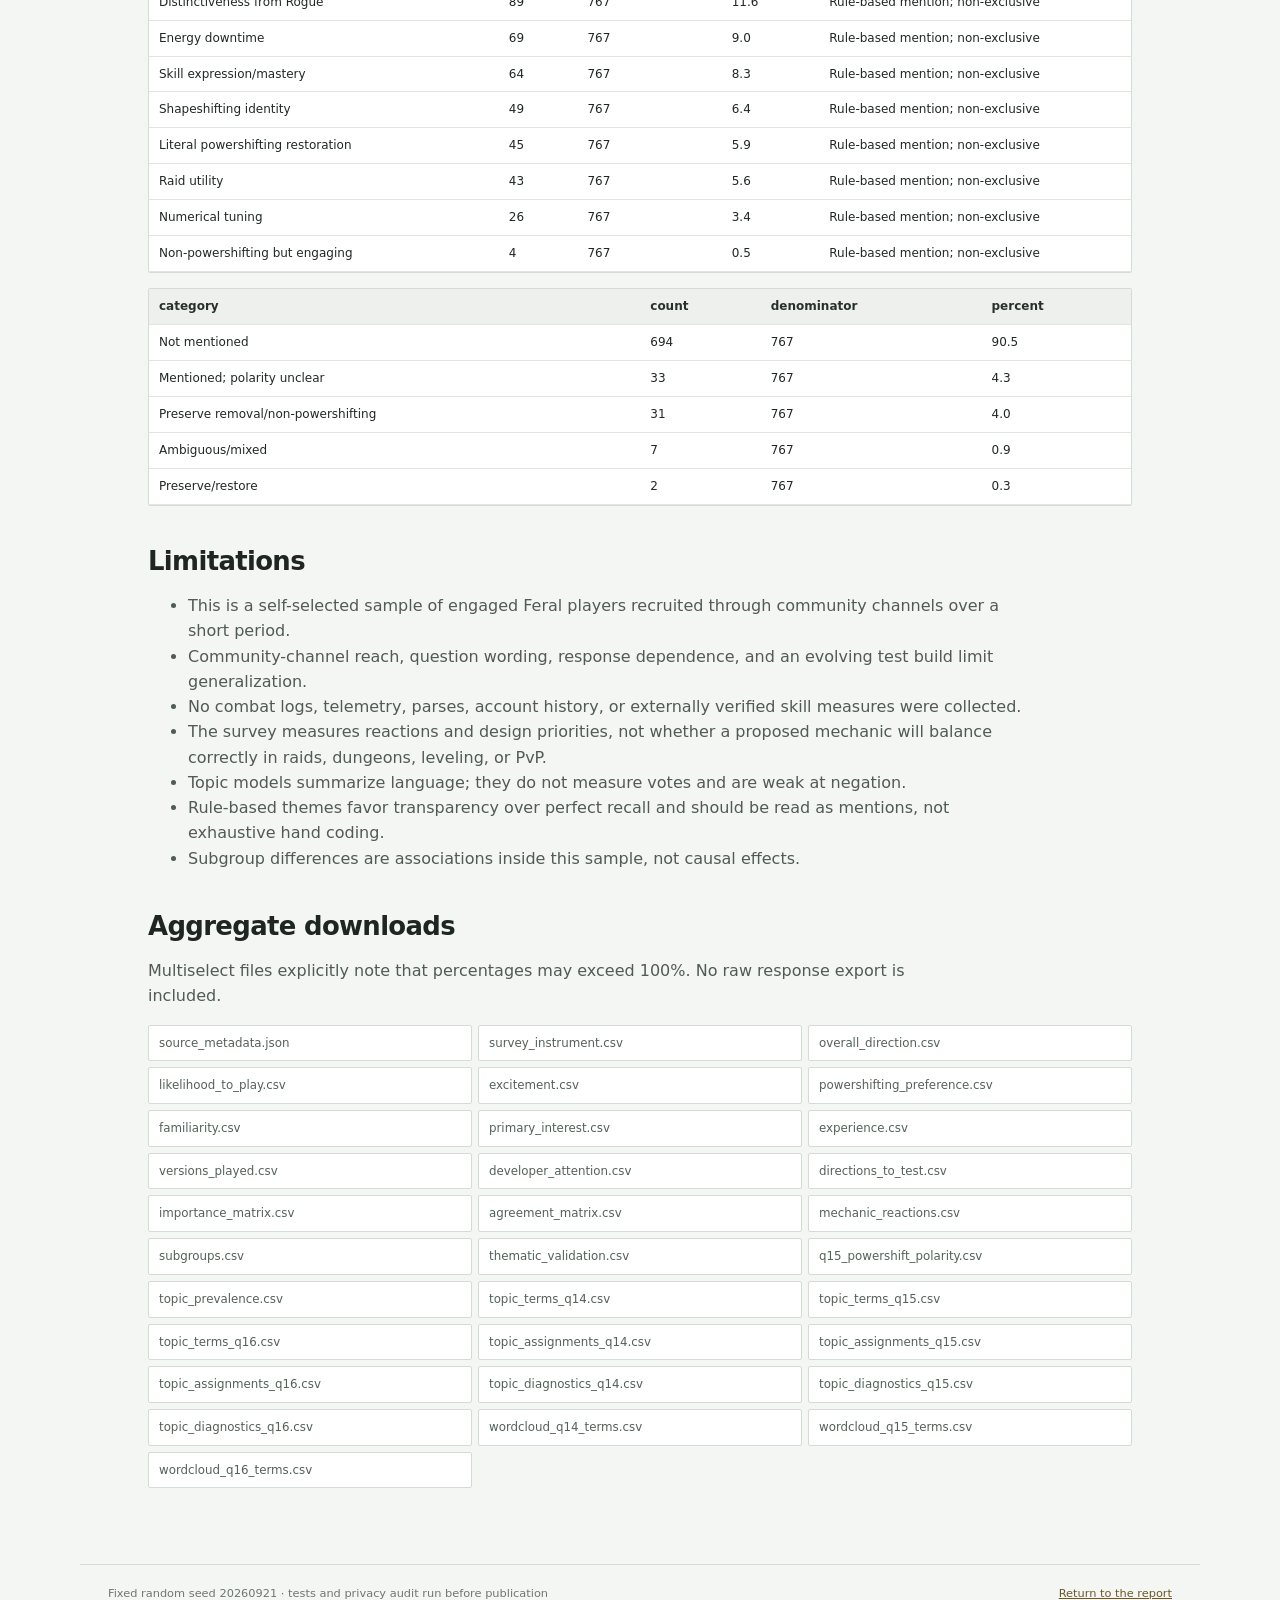
<file: analysis/methodology.html>
<!doctype html>
<html lang="en">
<head><meta charset="utf-8"><meta name="viewport" content="width=device-width,initial-scale=1"><meta name="description" content="Methods, limitations, text analysis, and aggregate downloads for the Forever Feral community survey."><title>Methods &amp; Downloads · Forever Feral Feedback</title><link rel="stylesheet" href="report.css"></head>
<body>
<header class="topbar"><a class="brand" href="../"><span class="crest" aria-hidden="true">❦</span><span><small>WORLD OF WARCRAFT</small><strong>FOREVER</strong></span></a><nav aria-label="Main navigation"><a href="../">Talents</a><a href="../abilities.html">Abilities</a><a href="./">Feral survey</a></nav><a class="method-link active" href="methodology.html" aria-current="page">Methods &amp; downloads</a></header>
<main class="methods-main">
  <section class="methods-hero"><p class="eyebrow">TRANSPARENCY WITHOUT THE DETOUR</p><h1>Methods, limitations &amp; downloads</h1><p class="deck">The public evidence, survey instrument, analysis rules, code, and aggregate outputs live here, separate from the main community story.</p><a class="ghost-button" href="./">← Back to the report</a></section>
  <section class="method-section panel"><h2>Source, timing, and privacy boundary</h2><ul><li><strong>Project author:</strong> JVMES, a participant in the referenced Druid Classic Discord discussion.</li><li><strong>Authoritative source:</strong> a private export of the survey response dataset maintained by the project author. The live response sheet is not publicly linked. Verification materials may be considered upon request, subject to respondent privacy and consent; raw respondent data are not publicly distributed.</li><li><strong>Collection period:</strong> September 20, 2026 at 10:01 AM through September 21, 2026 at 6:55 PM America/Chicago.</li><li><strong>Retrieved:</strong> September 21, 2026 at 6:57 PM CDT.</li><li><strong>Snapshot:</strong> 767 populated timestamp rows × 45 columns.</li><li><strong>Snapshot fingerprint (SHA-256):</strong> <code>92d6d4f690e1d638106f8e0ff5abc9b462ece246b87ca31fa06cb8cbbaa127ea</code>. This can confirm that a rerun used the same private export. It does not authenticate the collection process or reveal the responses.</li><li><strong>Analysis code and aggregate outputs:</strong> <a href="https://github.com/JVMES-WOW/forever-druid/tree/main/survey_analysis">public project files on GitHub</a>.</li><li><strong>Privacy:</strong> raw responses and local snapshots are gitignored. Only aggregates, anonymous model weights, and permission-checked excerpts are public.</li></ul><p><strong>Design reference boundary:</strong> the survey asked about the “currently revealed” design available during the collection window; it did not collect a patch or build identifier. Results should be read as reactions to the public and test-build state respondents encountered on those dates, not to later revisions.</p><p>The local project also contains DiscordKit exports of the Druid Classic channels <strong>#forever-general</strong>, <strong>#forever-feral-dps</strong>, and <strong>#forever-feral-tank</strong>, covering discussion from September 12–20, 2026. A <a href="https://www.reddit.com/r/classicwow/comments/1wljuy6/">public r/classicwow announcement</a> documents how the survey was framed and circulated. These materials establish the author’s perspective and project context only. They are not part of the analyzed corpus, quoted, or counted.</p></section>
  <section class="method-section"><h2>Survey instrument and interpretation boundary</h2><p>The exact wording and response formats are provided below. Q8 contains an answer choice that explicitly names “comparable activity and meaningful resource decisions,” so Q8 alone cannot independently establish that those properties matter. The main interpretation is triangulated across the importance matrix (Q9), current-design agreement matrix (Q10), forced-priority selection (Q12), test-direction selection (Q13), and written responses (Q14–Q16).</p><details class="instrument"><summary>View all question wording and response options</summary><div class="table-scroll"><table class="dataframe data-table">
  <thead>
    <tr style="text-align: right;">
      <th>question</th>
      <th>wording</th>
      <th>item</th>
      <th>response_format</th>
      <th>response_options</th>
    </tr>
  </thead>
  <tbody>
    <tr>
      <td>Q1</td>
      <td>1. How familiar are you with the currently revealed Forever Feral design?</td>
      <td></td>
      <td>Single choice</td>
      <td>I have closely reviewed talents, abilities, footage, or theorycrafting; I have followed detailed community discussion; I have not seen enough to evaluate it; I have played the current test build; I have seen only a basic overview</td>
    </tr>
    <tr>
      <td>Q2</td>
      <td>2. Which versions of Feral have you played extensively? Select all that apply.</td>
      <td></td>
      <td>Multiple selection</td>
      <td>Cataclysm or later Classic; I have limited prior Feral experience; Original Vanilla / 2019 Classic; Private servers; Retail WoW; Season of Discovery; Season of Mastery / Hardcore; The Burning Crusade; Wrath of the Lich King</td>
    </tr>
    <tr>
      <td>Q3</td>
      <td>3. Which best describes your main interest in Forever Feral?</td>
      <td></td>
      <td>Single choice</td>
      <td>Bear tank in organized PvE; Cat DPS in organized PvE; Hybrid Cat/Bear or off-tank play; Leveling, dungeons, or casual PvE; PvP; Theorycrafting, even if I may not main Feral; Undecided / other</td>
    </tr>
    <tr>
      <td>Q4</td>
      <td>4. How would you describe your Feral experience level?</td>
      <td></td>
      <td>Single choice</td>
      <td>Experienced but primarily casual Feral player; High-end or competitive Feral player; I mainly play another Druid role/spec; I mainly play another class; New or prospective Feral player; Regular organized-raiding Feral player</td>
    </tr>
    <tr>
      <td>Q5</td>
      <td>5. Based on what is currently known, how do you feel about the direction of Forever Feral?</td>
      <td></td>
      <td>Single choice</td>
      <td>I do not yet have enough information to judge; Mixed / neutral; Somewhat negative; Somewhat positive; Very negative; Very positive</td>
    </tr>
    <tr>
      <td>Q6</td>
      <td>6. If Forever launched with the currently known design, how likely would you be to main or regularly play Feral?</td>
      <td></td>
      <td>Single choice</td>
      <td>Definitely would; Definitely would not; Not applicable; I did not expect to play Feral; Probably would; Probably would not; Unsure</td>
    </tr>
    <tr>
      <td>Q7</td>
      <td>7. Compared with Classic Feral, the currently known Forever Feral design makes me…</td>
      <td></td>
      <td>Single choice</td>
      <td>About equally excited; Much less excited; Much more excited to play Feral; Not enough experience/information to compare; Somewhat less excited; Somewhat more excited</td>
    </tr>
    <tr>
      <td>Q8</td>
      <td>8. Which statement is closest to your view of powershifting?</td>
      <td></td>
      <td>Single choice</td>
      <td>I do not need literal powershifting if another mechanic provides comparable activity and meaningful resource decisions.; I do not yet have enough information.; I have no strong preference.; I prefer a non-powershifting design, provided it remains engaging and has enough depth.; I prefer a slower, less input-intensive Feral rotation than Classic powershifting.; I specifically want Classic-style powershifting restored.</td>
    </tr>
    <tr>
      <td>Q9</td>
      <td>9. How important is each quality to your enjoyment of Feral?</td>
      <td>Frequent actions with little empty time</td>
      <td>Matrix, one choice per item</td>
      <td>Essential; Very important; Moderately important; Slightly important; Not important</td>
    </tr>
    <tr>
      <td>Q9</td>
      <td>9. How important is each quality to your enjoyment of Feral?</td>
      <td>Meaningful energy and resource decisions</td>
      <td>Matrix, one choice per item</td>
      <td>Essential; Very important; Moderately important; Slightly important; Not important</td>
    </tr>
    <tr>
      <td>Q9</td>
      <td>9. How important is each quality to your enjoyment of Feral?</td>
      <td>A high mastery ceiling</td>
      <td>Matrix, one choice per item</td>
      <td>Essential; Very important; Moderately important; Slightly important; Not important</td>
    </tr>
    <tr>
      <td>Q9</td>
      <td>9. How important is each quality to your enjoyment of Feral?</td>
      <td>Shifting between forms during combat</td>
      <td>Matrix, one choice per item</td>
      <td>Essential; Very important; Moderately important; Slightly important; Not important</td>
    </tr>
    <tr>
      <td>Q9</td>
      <td>9. How important is each quality to your enjoyment of Feral?</td>
      <td>Maintaining and timing bleeds</td>
      <td>Matrix, one choice per item</td>
      <td>Essential; Very important; Moderately important; Slightly important; Not important</td>
    </tr>
    <tr>
      <td>Q9</td>
      <td>9. How important is each quality to your enjoyment of Feral?</td>
      <td>Strong burst windows</td>
      <td>Matrix, one choice per item</td>
      <td>Essential; Very important; Moderately important; Slightly important; Not important</td>
    </tr>
    <tr>
      <td>Q9</td>
      <td>9. How important is each quality to your enjoyment of Feral?</td>
      <td>Competitive single-target damage</td>
      <td>Matrix, one choice per item</td>
      <td>Essential; Very important; Moderately important; Slightly important; Not important</td>
    </tr>
    <tr>
      <td>Q9</td>
      <td>9. How important is each quality to your enjoyment of Feral?</td>
      <td>Useful multi-target/AoE tools</td>
      <td>Matrix, one choice per item</td>
      <td>Essential; Very important; Moderately important; Slightly important; Not important</td>
    </tr>
    <tr>
      <td>Q9</td>
      <td>9. How important is each quality to your enjoyment of Feral?</td>
      <td>Raid utility or a clear reason to bring Feral</td>
      <td>Matrix, one choice per item</td>
      <td>Essential; Very important; Moderately important; Slightly important; Not important</td>
    </tr>
    <tr>
      <td>Q9</td>
      <td>9. How important is each quality to your enjoyment of Feral?</td>
      <td>Accessibility for players who prefer a simpler rotation</td>
      <td>Matrix, one choice per item</td>
      <td>Essential; Very important; Moderately important; Slightly important; Not important</td>
    </tr>
    <tr>
      <td>Q10</td>
      <td>10. How much do you agree with each statement about the currently known design?</td>
      <td>The rotation appears engaging enough to remain enjoyable over a full raid tier.</td>
      <td>Matrix, one choice per item</td>
      <td>Strongly agree; Agree; Neither; Disagree; Strongly disagree; Not enough information</td>
    </tr>
    <tr>
      <td>Q10</td>
      <td>10. How much do you agree with each statement about the currently known design?</td>
      <td>Feral appears to have enough meaningful moment-to-moment decisions.</td>
      <td>Matrix, one choice per item</td>
      <td>Strongly agree; Agree; Neither; Disagree; Strongly disagree; Not enough information</td>
    </tr>
    <tr>
      <td>Q10</td>
      <td>10. How much do you agree with each statement about the currently known design?</td>
      <td>The design appears to have an appropriate amount of downtime.</td>
      <td>Matrix, one choice per item</td>
      <td>Strongly agree; Agree; Neither; Disagree; Strongly disagree; Not enough information</td>
    </tr>
    <tr>
      <td>Q10</td>
      <td>10. How much do you agree with each statement about the currently known design?</td>
      <td>The design appears to offer enough room for player mastery.</td>
      <td>Matrix, one choice per item</td>
      <td>Strongly agree; Agree; Neither; Disagree; Strongly disagree; Not enough information</td>
    </tr>
    <tr>
      <td>Q10</td>
      <td>10. How much do you agree with each statement about the currently known design?</td>
      <td>A stronger bleed identity is appealing to me.</td>
      <td>Matrix, one choice per item</td>
      <td>Strongly agree; Agree; Neither; Disagree; Strongly disagree; Not enough information</td>
    </tr>
    <tr>
      <td>Q10</td>
      <td>10. How much do you agree with each statement about the currently known design?</td>
      <td>The current bleed emphasis appears active rather than passive.</td>
      <td>Matrix, one choice per item</td>
      <td>Strongly agree; Agree; Neither; Disagree; Strongly disagree; Not enough information</td>
    </tr>
    <tr>
      <td>Q10</td>
      <td>10. How much do you agree with each statement about the currently known design?</td>
      <td>The current design preserves Feral's shapeshifting identity.</td>
      <td>Matrix, one choice per item</td>
      <td>Strongly agree; Agree; Neither; Disagree; Strongly disagree; Not enough information</td>
    </tr>
    <tr>
      <td>Q10</td>
      <td>10. How much do you agree with each statement about the currently known design?</td>
      <td>The current design appears distinct from other melee specs.</td>
      <td>Matrix, one choice per item</td>
      <td>Strongly agree; Agree; Neither; Disagree; Strongly disagree; Not enough information</td>
    </tr>
    <tr>
      <td>Q10</td>
      <td>10. How much do you agree with each statement about the currently known design?</td>
      <td>Numerical tuning is a bigger concern for me than rotational design.</td>
      <td>Matrix, one choice per item</td>
      <td>Strongly agree; Agree; Neither; Disagree; Strongly disagree; Not enough information</td>
    </tr>
    <tr>
      <td>Q10</td>
      <td>10. How much do you agree with each statement about the currently known design?</td>
      <td>I would accept no DPS increase if a change made the rotation more engaging.</td>
      <td>Matrix, one choice per item</td>
      <td>Strongly agree; Agree; Neither; Disagree; Strongly disagree; Not enough information</td>
    </tr>
    <tr>
      <td>Q11</td>
      <td>11. What is your current reaction to each area?</td>
      <td>Furor and the loss/reduction of powershifting</td>
      <td>Matrix, one choice per item</td>
      <td>Very positive; Somewhat positive; Neutral; Somewhat negative; Very negative; Not enough information</td>
    </tr>
    <tr>
      <td>Q11</td>
      <td>11. What is your current reaction to each area?</td>
      <td>Energy generation and pooling</td>
      <td>Matrix, one choice per item</td>
      <td>Very positive; Somewhat positive; Neutral; Somewhat negative; Very negative; Not enough information</td>
    </tr>
    <tr>
      <td>Q11</td>
      <td>11. What is your current reaction to each area?</td>
      <td>Rip/Rake and the bleed emphasis</td>
      <td>Matrix, one choice per item</td>
      <td>Very positive; Somewhat positive; Neutral; Somewhat negative; Very negative; Not enough information</td>
    </tr>
    <tr>
      <td>Q11</td>
      <td>11. What is your current reaction to each area?</td>
      <td>Tiger's Fury</td>
      <td>Matrix, one choice per item</td>
      <td>Very positive; Somewhat positive; Neutral; Somewhat negative; Very negative; Not enough information</td>
    </tr>
    <tr>
      <td>Q11</td>
      <td>11. What is your current reaction to each area?</td>
      <td>Clearcasting / Omen of Clarity</td>
      <td>Matrix, one choice per item</td>
      <td>Very positive; Somewhat positive; Neutral; Somewhat negative; Very negative; Not enough information</td>
    </tr>
    <tr>
      <td>Q11</td>
      <td>11. What is your current reaction to each area?</td>
      <td>Combo points being stored on the player</td>
      <td>Matrix, one choice per item</td>
      <td>Very positive; Somewhat positive; Neutral; Somewhat negative; Very negative; Not enough information</td>
    </tr>
    <tr>
      <td>Q11</td>
      <td>11. What is your current reaction to each area?</td>
      <td>Berserk</td>
      <td>Matrix, one choice per item</td>
      <td>Very positive; Somewhat positive; Neutral; Somewhat negative; Very negative; Not enough information</td>
    </tr>
    <tr>
      <td>Q11</td>
      <td>11. What is your current reaction to each area?</td>
      <td>AoE / Swipe tools</td>
      <td>Matrix, one choice per item</td>
      <td>Very positive; Somewhat positive; Neutral; Somewhat negative; Very negative; Not enough information</td>
    </tr>
    <tr>
      <td>Q11</td>
      <td>11. What is your current reaction to each area?</td>
      <td>Cat/Bear/caster weaving possibilities</td>
      <td>Matrix, one choice per item</td>
      <td>Very positive; Somewhat positive; Neutral; Somewhat negative; Very negative; Not enough information</td>
    </tr>
    <tr>
      <td>Q11</td>
      <td>11. What is your current reaction to each area?</td>
      <td>The revealed talent structure</td>
      <td>Matrix, one choice per item</td>
      <td>Very positive; Somewhat positive; Neutral; Somewhat negative; Very negative; Not enough information</td>
    </tr>
    <tr>
      <td>Q12</td>
      <td>12. Which areas most need developer attention? Select up to three.</td>
      <td></td>
      <td>Multiple selection</td>
      <td>AoE; Bleed gameplay; Clearcasting/Omen; Combo-point generation/spending; Energy economy; Itemization/scaling; Not enough information; Nothing currently stands out; Powershifting/Furor; PvP; Raid utility/desirability; Rotation/activity level; Shapeshifting or weaving identity; Single-target damage/tuning; Talent design; Tiger's Fury</td>
    </tr>
    <tr>
      <td>Q13</td>
      <td>13. Which possible directions would you be open to testing? Select all that apply.</td>
      <td></td>
      <td>Multiple selection</td>
      <td>Add another active resource-conversion mechanic; Add intentional Cat/Bear/caster weaving incentives; Add more Clearcasting interactions; I would rather evaluate a complete build before choosing solutions; Increase passive energy generation; Let bleeds interact with energy or other active decisions; Preserve a slower rotation with fewer required inputs; Restore Classic-style powershifting; Use Tiger's Fury more frequently or allow gameplay-driven cooldown resets</td>
    </tr>
    <tr>
      <td>Q14</td>
      <td>14. What is the single most important thing you want the developers to understand about the current Feral design?</td>
      <td></td>
      <td>Open text</td>
      <td>Free response</td>
    </tr>
    <tr>
      <td>Q15</td>
      <td>15. What part of the current Forever Feral direction do you most want preserved?</td>
      <td></td>
      <td>Open text</td>
      <td>Free response</td>
    </tr>
    <tr>
      <td>Q16</td>
      <td>16. If you could change one mechanic or design decision, what would you change—and what player experience would that improve?</td>
      <td></td>
      <td>Open text</td>
      <td>Free response</td>
    </tr>
    <tr>
      <td>Q17</td>
      <td>17. May your written response be quoted anonymously in a community feedback report?</td>
      <td></td>
      <td>Single choice</td>
      <td>No, summarize it only in aggregate; Yes, it may be quoted anonymously</td>
    </tr>
  </tbody>
</table></div></details></section>
  <section class="method-section"><h2>Sample and data quality</h2><p>Valid responses are rows with populated timestamps, not allocated sheet rows. The snapshot contains <strong>0 exact duplicate answer rows</strong> and <strong>18 rows sharing a timestamp</strong>. Shared timestamps are possible in a rapid-response survey and are not treated as duplicates without matching answers; all were retained. “Not enough information” remains in every stated denominator.</p><div class="table-scroll"><table class="dataframe data-table">
  <thead>
    <tr style="text-align: right;">
      <th>question</th>
      <th>columns</th>
      <th>missing_cells</th>
      <th>respondents_with_any_missing</th>
      <th>respondents</th>
      <th>complete_percent</th>
    </tr>
  </thead>
  <tbody>
    <tr>
      <td>Q1</td>
      <td>1</td>
      <td>0</td>
      <td>0</td>
      <td>767</td>
      <td>100.0</td>
    </tr>
    <tr>
      <td>Q2</td>
      <td>1</td>
      <td>0</td>
      <td>0</td>
      <td>767</td>
      <td>100.0</td>
    </tr>
    <tr>
      <td>Q3</td>
      <td>1</td>
      <td>0</td>
      <td>0</td>
      <td>767</td>
      <td>100.0</td>
    </tr>
    <tr>
      <td>Q4</td>
      <td>1</td>
      <td>0</td>
      <td>0</td>
      <td>767</td>
      <td>100.0</td>
    </tr>
    <tr>
      <td>Q5</td>
      <td>1</td>
      <td>0</td>
      <td>0</td>
      <td>767</td>
      <td>100.0</td>
    </tr>
    <tr>
      <td>Q6</td>
      <td>1</td>
      <td>0</td>
      <td>0</td>
      <td>767</td>
      <td>100.0</td>
    </tr>
    <tr>
      <td>Q7</td>
      <td>1</td>
      <td>0</td>
      <td>0</td>
      <td>767</td>
      <td>100.0</td>
    </tr>
    <tr>
      <td>Q8</td>
      <td>1</td>
      <td>0</td>
      <td>0</td>
      <td>767</td>
      <td>100.0</td>
    </tr>
    <tr>
      <td>Q9</td>
      <td>10</td>
      <td>0</td>
      <td>0</td>
      <td>767</td>
      <td>100.0</td>
    </tr>
    <tr>
      <td>Q10</td>
      <td>10</td>
      <td>0</td>
      <td>0</td>
      <td>767</td>
      <td>100.0</td>
    </tr>
    <tr>
      <td>Q11</td>
      <td>10</td>
      <td>0</td>
      <td>0</td>
      <td>767</td>
      <td>100.0</td>
    </tr>
    <tr>
      <td>Q12</td>
      <td>1</td>
      <td>0</td>
      <td>0</td>
      <td>767</td>
      <td>100.0</td>
    </tr>
    <tr>
      <td>Q13</td>
      <td>1</td>
      <td>8</td>
      <td>8</td>
      <td>767</td>
      <td>99.0</td>
    </tr>
    <tr>
      <td>Q14</td>
      <td>1</td>
      <td>3</td>
      <td>3</td>
      <td>767</td>
      <td>99.6</td>
    </tr>
    <tr>
      <td>Q15</td>
      <td>1</td>
      <td>120</td>
      <td>120</td>
      <td>767</td>
      <td>84.4</td>
    </tr>
    <tr>
      <td>Q16</td>
      <td>1</td>
      <td>149</td>
      <td>149</td>
      <td>767</td>
      <td>80.6</td>
    </tr>
    <tr>
      <td>Q17</td>
      <td>1</td>
      <td>0</td>
      <td>0</td>
      <td>767</td>
      <td>100.0</td>
    </tr>
  </tbody>
</table></div></section>
  <section class="method-section"><h2>Subgroup comparisons</h2><p>Subgroup results are descriptive, not causal. Groups under 30 are omitted. Major proportions include Wilson 95% confidence intervals, which describe uncertainty within this self-selected sample rather than making it representative.</p><figure><img src="figures/subgroups.svg" alt="Dot and interval plot comparing negative reactions across major subgroups."><figcaption>Denominators appear in each label.</figcaption></figure><div class="table-scroll"><table class="dataframe data-table">
  <thead>
    <tr style="text-align: right;">
      <th>group</th>
      <th>outcome</th>
      <th>count</th>
      <th>denominator</th>
      <th>percent</th>
      <th>ci_low</th>
      <th>ci_high</th>
      <th>minimum_group_size</th>
    </tr>
  </thead>
  <tbody>
    <tr>
      <td>Cat DPS interest</td>
      <td>Negative direction</td>
      <td>261</td>
      <td>388</td>
      <td>67.3</td>
      <td>62.4</td>
      <td>71.7</td>
      <td>30</td>
    </tr>
    <tr>
      <td>Cat DPS interest</td>
      <td>Would play</td>
      <td>148</td>
      <td>388</td>
      <td>38.1</td>
      <td>33.4</td>
      <td>43.1</td>
      <td>30</td>
    </tr>
    <tr>
      <td>Cat DPS interest</td>
      <td>Less excited</td>
      <td>265</td>
      <td>388</td>
      <td>68.3</td>
      <td>63.5</td>
      <td>72.7</td>
      <td>30</td>
    </tr>
    <tr>
      <td>Bear tank interest</td>
      <td>Negative direction</td>
      <td>24</td>
      <td>97</td>
      <td>24.7</td>
      <td>17.2</td>
      <td>34.2</td>
      <td>30</td>
    </tr>
    <tr>
      <td>Bear tank interest</td>
      <td>Would play</td>
      <td>62</td>
      <td>97</td>
      <td>63.9</td>
      <td>54.0</td>
      <td>72.8</td>
      <td>30</td>
    </tr>
    <tr>
      <td>Bear tank interest</td>
      <td>Less excited</td>
      <td>25</td>
      <td>97</td>
      <td>25.8</td>
      <td>18.1</td>
      <td>35.3</td>
      <td>30</td>
    </tr>
    <tr>
      <td>Hybrid/off-tank interest</td>
      <td>Negative direction</td>
      <td>138</td>
      <td>227</td>
      <td>60.8</td>
      <td>54.3</td>
      <td>66.9</td>
      <td>30</td>
    </tr>
    <tr>
      <td>Hybrid/off-tank interest</td>
      <td>Would play</td>
      <td>112</td>
      <td>227</td>
      <td>49.3</td>
      <td>42.9</td>
      <td>55.8</td>
      <td>30</td>
    </tr>
    <tr>
      <td>Hybrid/off-tank interest</td>
      <td>Less excited</td>
      <td>147</td>
      <td>227</td>
      <td>64.8</td>
      <td>58.3</td>
      <td>70.7</td>
      <td>30</td>
    </tr>
    <tr>
      <td>High-end/competitive</td>
      <td>Negative direction</td>
      <td>275</td>
      <td>418</td>
      <td>65.8</td>
      <td>61.1</td>
      <td>70.2</td>
      <td>30</td>
    </tr>
    <tr>
      <td>High-end/competitive</td>
      <td>Would play</td>
      <td>185</td>
      <td>418</td>
      <td>44.3</td>
      <td>39.6</td>
      <td>49.1</td>
      <td>30</td>
    </tr>
    <tr>
      <td>High-end/competitive</td>
      <td>Less excited</td>
      <td>283</td>
      <td>418</td>
      <td>67.7</td>
      <td>63.1</td>
      <td>72.0</td>
      <td>30</td>
    </tr>
    <tr>
      <td>Regular raiding</td>
      <td>Negative direction</td>
      <td>150</td>
      <td>285</td>
      <td>52.6</td>
      <td>46.8</td>
      <td>58.4</td>
      <td>30</td>
    </tr>
    <tr>
      <td>Regular raiding</td>
      <td>Would play</td>
      <td>129</td>
      <td>285</td>
      <td>45.3</td>
      <td>39.6</td>
      <td>51.1</td>
      <td>30</td>
    </tr>
    <tr>
      <td>Regular raiding</td>
      <td>Less excited</td>
      <td>157</td>
      <td>285</td>
      <td>55.1</td>
      <td>49.3</td>
      <td>60.8</td>
      <td>30</td>
    </tr>
    <tr>
      <td>Casual/newer/other</td>
      <td>Negative direction</td>
      <td>25</td>
      <td>64</td>
      <td>39.1</td>
      <td>28.1</td>
      <td>51.3</td>
      <td>30</td>
    </tr>
    <tr>
      <td>Casual/newer/other</td>
      <td>Would play</td>
      <td>27</td>
      <td>64</td>
      <td>42.2</td>
      <td>30.9</td>
      <td>54.4</td>
      <td>30</td>
    </tr>
    <tr>
      <td>Casual/newer/other</td>
      <td>Less excited</td>
      <td>27</td>
      <td>64</td>
      <td>42.2</td>
      <td>30.9</td>
      <td>54.4</td>
      <td>30</td>
    </tr>
    <tr>
      <td>Played test build</td>
      <td>Negative direction</td>
      <td>218</td>
      <td>408</td>
      <td>53.4</td>
      <td>48.6</td>
      <td>58.2</td>
      <td>30</td>
    </tr>
    <tr>
      <td>Played test build</td>
      <td>Would play</td>
      <td>199</td>
      <td>408</td>
      <td>48.8</td>
      <td>44.0</td>
      <td>53.6</td>
      <td>30</td>
    </tr>
    <tr>
      <td>Played test build</td>
      <td>Less excited</td>
      <td>227</td>
      <td>408</td>
      <td>55.6</td>
      <td>50.8</td>
      <td>60.4</td>
      <td>30</td>
    </tr>
    <tr>
      <td>Reviewed/discussed only</td>
      <td>Negative direction</td>
      <td>220</td>
      <td>331</td>
      <td>66.5</td>
      <td>61.2</td>
      <td>71.3</td>
      <td>30</td>
    </tr>
    <tr>
      <td>Reviewed/discussed only</td>
      <td>Would play</td>
      <td>132</td>
      <td>331</td>
      <td>39.9</td>
      <td>34.7</td>
      <td>45.2</td>
      <td>30</td>
    </tr>
    <tr>
      <td>Reviewed/discussed only</td>
      <td>Less excited</td>
      <td>224</td>
      <td>331</td>
      <td>67.7</td>
      <td>62.5</td>
      <td>72.5</td>
      <td>30</td>
    </tr>
    <tr>
      <td>Classic-style powershifting</td>
      <td>Negative direction</td>
      <td>94</td>
      <td>111</td>
      <td>84.7</td>
      <td>76.8</td>
      <td>90.2</td>
      <td>30</td>
    </tr>
    <tr>
      <td>Classic-style powershifting</td>
      <td>Would play</td>
      <td>33</td>
      <td>111</td>
      <td>29.7</td>
      <td>22.0</td>
      <td>38.8</td>
      <td>30</td>
    </tr>
    <tr>
      <td>Classic-style powershifting</td>
      <td>Less excited</td>
      <td>97</td>
      <td>111</td>
      <td>87.4</td>
      <td>79.9</td>
      <td>92.3</td>
      <td>30</td>
    </tr>
    <tr>
      <td>Functional replacement</td>
      <td>Negative direction</td>
      <td>304</td>
      <td>451</td>
      <td>67.4</td>
      <td>62.9</td>
      <td>71.6</td>
      <td>30</td>
    </tr>
    <tr>
      <td>Functional replacement</td>
      <td>Would play</td>
      <td>180</td>
      <td>451</td>
      <td>39.9</td>
      <td>35.5</td>
      <td>44.5</td>
      <td>30</td>
    </tr>
    <tr>
      <td>Functional replacement</td>
      <td>Less excited</td>
      <td>333</td>
      <td>451</td>
      <td>73.8</td>
      <td>69.6</td>
      <td>77.7</td>
      <td>30</td>
    </tr>
    <tr>
      <td>Non-powershifting preference</td>
      <td>Negative direction</td>
      <td>46</td>
      <td>174</td>
      <td>26.4</td>
      <td>20.4</td>
      <td>33.4</td>
      <td>30</td>
    </tr>
    <tr>
      <td>Non-powershifting preference</td>
      <td>Would play</td>
      <td>105</td>
      <td>174</td>
      <td>60.3</td>
      <td>52.9</td>
      <td>67.3</td>
      <td>30</td>
    </tr>
    <tr>
      <td>Non-powershifting preference</td>
      <td>Less excited</td>
      <td>32</td>
      <td>174</td>
      <td>18.4</td>
      <td>13.3</td>
      <td>24.8</td>
      <td>30</td>
    </tr>
  </tbody>
</table></div></section>
  <section class="method-section"><h2>Written-response patterns</h2><p>The three questions were modeled separately. Phrase-cloud sizes use the number of distinct responses mentioning a two- or three-word phrase, not repetition inside one response. Generic fragments and survey boilerplate were removed, while domain phrases such as “Tiger’s Fury,” “energy pooling,” “skill expression,” and “Bear weaving” stay intact.</p><div class="cloud-grid"><figure><img src="figures/wordcloud-q14.png" alt="Phrase cloud for Q14, sized by distinct response mentions."><figcaption>Q14 · What developers should understand</figcaption></figure><figure><img src="figures/wordcloud-q15.png" alt="Phrase cloud for Q15, sized by distinct response mentions."><figcaption>Q15 · What should be preserved</figcaption></figure><figure><img src="figures/wordcloud-q16.png" alt="Phrase cloud for Q16, sized by distinct response mentions."><figcaption>Q16 · One requested change</figcaption></figure></div><h3>Topic modeling</h3><p>TF-IDF unigrams and bigrams feed deterministic non-negative matrix factorization. Candidate solutions from 4–10 topics were inspected for stability, repeated components, top terms, and high-weight responses. Labels are human interpretations of both the terms and representative comments. Primary-topic shares are not survey vote percentages.</p><figure><img src="figures/topic-prevalence.svg" alt="Bar chart of exclusive primary-topic shares for Q14, Q15, and Q16."><figcaption>One primary topic per response for display; comments can contain several themes.</figcaption></figure><h3>Manual thematic and polarity check</h3><p>Rule-based mention coding provides a second, transparent layer for the core themes. Categories overlap. Ambiguous comments are not forced into a position. Q15 powershifting mentions are separately checked because a topic model cannot reliably distinguish “preserve powershifting” from “preserve its removal.”</p><div class="table-scroll"><table class="dataframe data-table">
  <thead>
    <tr style="text-align: right;">
      <th>theme</th>
      <th>count</th>
      <th>denominator</th>
      <th>percent</th>
      <th>coding</th>
    </tr>
  </thead>
  <tbody>
    <tr>
      <td>Bleed identity</td>
      <td>269</td>
      <td>767</td>
      <td>35.1</td>
      <td>Rule-based mention; non-exclusive</td>
    </tr>
    <tr>
      <td>Powershifting or a functional equivalent</td>
      <td>126</td>
      <td>767</td>
      <td>16.4</td>
      <td>Rule-based mention; non-exclusive</td>
    </tr>
    <tr>
      <td>AoE/Swipe</td>
      <td>115</td>
      <td>767</td>
      <td>15.0</td>
      <td>Rule-based mention; non-exclusive</td>
    </tr>
    <tr>
      <td>High APM/activity</td>
      <td>93</td>
      <td>767</td>
      <td>12.1</td>
      <td>Rule-based mention; non-exclusive</td>
    </tr>
    <tr>
      <td>Hybrid/off-tank identity</td>
      <td>91</td>
      <td>767</td>
      <td>11.9</td>
      <td>Rule-based mention; non-exclusive</td>
    </tr>
    <tr>
      <td>Cat/Bear/caster weaving</td>
      <td>90</td>
      <td>767</td>
      <td>11.7</td>
      <td>Rule-based mention; non-exclusive</td>
    </tr>
    <tr>
      <td>Distinctiveness from Rogue</td>
      <td>89</td>
      <td>767</td>
      <td>11.6</td>
      <td>Rule-based mention; non-exclusive</td>
    </tr>
    <tr>
      <td>Energy downtime</td>
      <td>69</td>
      <td>767</td>
      <td>9.0</td>
      <td>Rule-based mention; non-exclusive</td>
    </tr>
    <tr>
      <td>Skill expression/mastery</td>
      <td>64</td>
      <td>767</td>
      <td>8.3</td>
      <td>Rule-based mention; non-exclusive</td>
    </tr>
    <tr>
      <td>Shapeshifting identity</td>
      <td>49</td>
      <td>767</td>
      <td>6.4</td>
      <td>Rule-based mention; non-exclusive</td>
    </tr>
    <tr>
      <td>Literal powershifting restoration</td>
      <td>45</td>
      <td>767</td>
      <td>5.9</td>
      <td>Rule-based mention; non-exclusive</td>
    </tr>
    <tr>
      <td>Raid utility</td>
      <td>43</td>
      <td>767</td>
      <td>5.6</td>
      <td>Rule-based mention; non-exclusive</td>
    </tr>
    <tr>
      <td>Numerical tuning</td>
      <td>26</td>
      <td>767</td>
      <td>3.4</td>
      <td>Rule-based mention; non-exclusive</td>
    </tr>
    <tr>
      <td>Non-powershifting but engaging</td>
      <td>4</td>
      <td>767</td>
      <td>0.5</td>
      <td>Rule-based mention; non-exclusive</td>
    </tr>
  </tbody>
</table></div><div class="table-scroll"><table class="dataframe data-table">
  <thead>
    <tr style="text-align: right;">
      <th>category</th>
      <th>count</th>
      <th>denominator</th>
      <th>percent</th>
    </tr>
  </thead>
  <tbody>
    <tr>
      <td>Not mentioned</td>
      <td>694</td>
      <td>767</td>
      <td>90.5</td>
    </tr>
    <tr>
      <td>Mentioned; polarity unclear</td>
      <td>33</td>
      <td>767</td>
      <td>4.3</td>
    </tr>
    <tr>
      <td>Preserve removal/non-powershifting</td>
      <td>31</td>
      <td>767</td>
      <td>4.0</td>
    </tr>
    <tr>
      <td>Ambiguous/mixed</td>
      <td>7</td>
      <td>767</td>
      <td>0.9</td>
    </tr>
    <tr>
      <td>Preserve/restore</td>
      <td>2</td>
      <td>767</td>
      <td>0.3</td>
    </tr>
  </tbody>
</table></div></section>
  <section class="method-section"><h2>Limitations</h2><ul><li>This is a self-selected sample of engaged Feral players recruited through community channels over a short period.</li><li>Community-channel reach, question wording, response dependence, and an evolving test build limit generalization.</li><li>No combat logs, telemetry, parses, account history, or externally verified skill measures were collected.</li><li>The survey measures reactions and design priorities, not whether a proposed mechanic will balance correctly in raids, dungeons, leveling, or PvP.</li><li>Topic models summarize language; they do not measure votes and are weak at negation.</li><li>Rule-based themes favor transparency over perfect recall and should be read as mentions, not exhaustive hand coding.</li><li>Subgroup differences are associations inside this sample, not causal effects.</li></ul></section>
  <section class="method-section" id="downloads"><h2>Aggregate downloads</h2><p>Multiselect files explicitly note that percentages may exceed 100%. No raw response export is included.</p><div class="download-grid"><a href="tables/source_metadata.json">source_metadata.json</a><a href="tables/survey_instrument.csv">survey_instrument.csv</a><a href="tables/overall_direction.csv">overall_direction.csv</a><a href="tables/likelihood_to_play.csv">likelihood_to_play.csv</a><a href="tables/excitement.csv">excitement.csv</a><a href="tables/powershifting_preference.csv">powershifting_preference.csv</a><a href="tables/familiarity.csv">familiarity.csv</a><a href="tables/primary_interest.csv">primary_interest.csv</a><a href="tables/experience.csv">experience.csv</a><a href="tables/versions_played.csv">versions_played.csv</a><a href="tables/developer_attention.csv">developer_attention.csv</a><a href="tables/directions_to_test.csv">directions_to_test.csv</a><a href="tables/importance_matrix.csv">importance_matrix.csv</a><a href="tables/agreement_matrix.csv">agreement_matrix.csv</a><a href="tables/mechanic_reactions.csv">mechanic_reactions.csv</a><a href="tables/subgroups.csv">subgroups.csv</a><a href="tables/thematic_validation.csv">thematic_validation.csv</a><a href="tables/q15_powershift_polarity.csv">q15_powershift_polarity.csv</a><a href="tables/topic_prevalence.csv">topic_prevalence.csv</a><a href="tables/topic_terms_q14.csv">topic_terms_q14.csv</a><a href="tables/topic_terms_q15.csv">topic_terms_q15.csv</a><a href="tables/topic_terms_q16.csv">topic_terms_q16.csv</a><a href="tables/topic_assignments_q14.csv">topic_assignments_q14.csv</a><a href="tables/topic_assignments_q15.csv">topic_assignments_q15.csv</a><a href="tables/topic_assignments_q16.csv">topic_assignments_q16.csv</a><a href="tables/topic_diagnostics_q14.csv">topic_diagnostics_q14.csv</a><a href="tables/topic_diagnostics_q15.csv">topic_diagnostics_q15.csv</a><a href="tables/topic_diagnostics_q16.csv">topic_diagnostics_q16.csv</a><a href="tables/wordcloud_q14_terms.csv">wordcloud_q14_terms.csv</a><a href="tables/wordcloud_q15_terms.csv">wordcloud_q15_terms.csv</a><a href="tables/wordcloud_q16_terms.csv">wordcloud_q16_terms.csv</a></div></section>
</main>
<footer class="page-foot"><span>Fixed random seed 20260921 · tests and privacy audit run before publication</span><a href="./">Return to the report</a></footer>
</body>
</html>
</file>
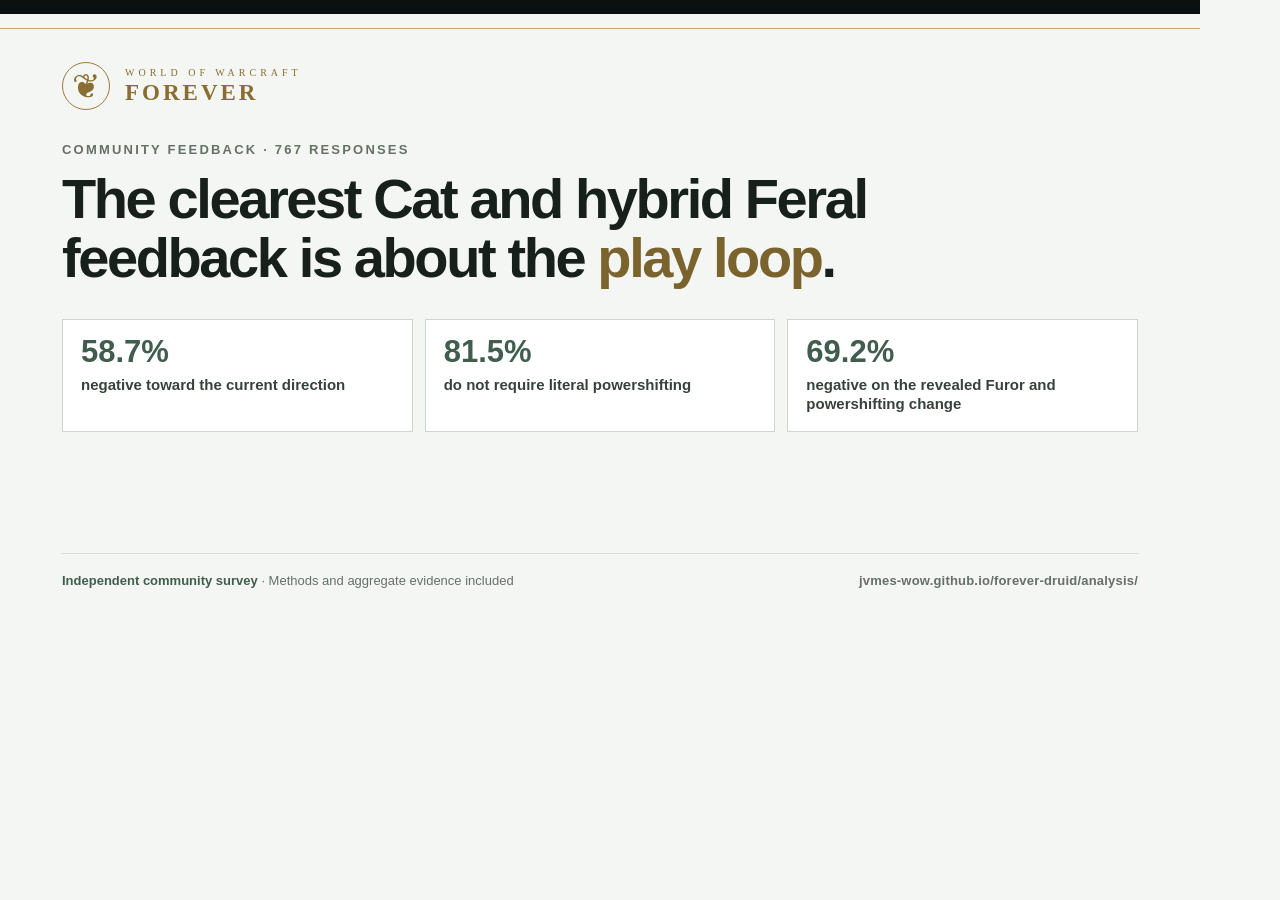
<file: analysis/social-preview.html>
<!doctype html>
<html lang="en">
<head>
  <meta charset="utf-8">
  <meta name="viewport" content="width=1200,initial-scale=1">
  <title>Forever Feral Community Feedback social preview</title>
  <style>
    *{box-sizing:border-box}html,body{width:1200px;height:630px;margin:0;overflow:hidden}body{background:#f4f6f3;color:#18201c;font-family:Inter,ui-sans-serif,-apple-system,BlinkMacSystemFont,"Segoe UI",sans-serif}.frame{width:1200px;height:630px;padding:48px 62px 42px;border-top:14px solid #0b1010;display:flex;flex-direction:column;position:relative}.frame:after{content:"";position:absolute;inset:14px 0 auto;height:1px;background:#c7a85f}.brand{display:flex;align-items:center;gap:15px;color:#8a6d30}.crest{width:48px;height:48px;border:1px solid #9a7b3d;border-radius:50%;display:grid;place-items:center;font:34px Georgia,serif}.brand-copy small,.brand-copy strong{display:block;font-family:Georgia,serif}.brand-copy small{font-size:10px;letter-spacing:4px}.brand-copy strong{font-size:23px;letter-spacing:3px;margin-top:2px}.kicker{margin:32px 0 12px;color:#667166;font-size:13px;font-weight:750;letter-spacing:2.2px;text-transform:uppercase}.title{margin:0;max-width:930px;font-size:56px;line-height:1.06;letter-spacing:-2.4px;font-weight:680}.title em{color:#7b632e;font-style:normal}.results{display:grid;grid-template-columns:repeat(3,1fr);gap:12px;margin-top:31px}.result{border:1px solid #cfd5d0;background:#fff;padding:16px 18px 17px}.result strong{display:block;color:#405d4d;font-size:31px;line-height:1;font-variant-numeric:tabular-nums}.result span{display:block;margin-top:8px;color:#36423b;font-size:15px;line-height:1.3;font-weight:650}.footer{margin-top:auto;padding-top:19px;border-top:1px solid #d6dbd7;display:flex;justify-content:space-between;align-items:center;color:#657068;font-size:13px}.footer b{color:#405d4d}.url{font-weight:700;letter-spacing:.2px}
  </style>
</head>
<body>
  <main class="frame">
    <div class="brand"><span class="crest" aria-hidden="true">❦</span><span class="brand-copy"><small>WORLD OF WARCRAFT</small><strong>FOREVER</strong></span></div>
    <p class="kicker">Community feedback · 767 responses</p>
    <h1 class="title">The clearest Cat and hybrid Feral feedback is about the <em>play loop</em>.</h1>
    <section class="results" aria-label="Headline findings">
      <div class="result"><strong>58.7%</strong><span>negative toward the current direction</span></div>
      <div class="result"><strong>81.5%</strong><span>do not require literal powershifting</span></div>
      <div class="result"><strong>69.2%</strong><span>negative on the revealed Furor and powershifting change</span></div>
    </section>
    <footer class="footer"><span><b>Independent community survey</b> · Methods and aggregate evidence included</span><span class="url">jvmes-wow.github.io/forever-druid/analysis/</span></footer>
  </main>
</body>
</html>
</file>
<file: styles.css>
:root{color-scheme:dark;font-family:system-ui,-apple-system,BlinkMacSystemFont,"Segoe UI",sans-serif;color:#e7eadc;background:#0b1010;font-size:15px}
*{box-sizing:border-box}body{margin:0;background:radial-gradient(ellipse at 55% 0,#263c2d66,transparent 45%),#0b1010}button,input,textarea{font:inherit}button{color:inherit;cursor:pointer;border:0}button:disabled{opacity:.4;cursor:default}button:focus-visible,input:focus-visible,textarea:focus-visible,summary:focus-visible{outline:2px solid #f1d28c;outline-offset:4px}main{max-width:1390px;margin:auto;padding:0 42px}header{height:92px;border-bottom:1px solid #ffffff12;display:flex;align-items:center;gap:55px}.brand{display:flex;align-items:center;gap:12px;color:#f6c669}.crest{font-size:38px;border:1px solid #ba8735;border-radius:50%;width:46px;height:46px;display:grid;place-items:center}.brand small,.brand strong{display:block;font-family:Georgia,serif}.brand small{font-size:9px;letter-spacing:1.8px}.brand strong{font-size:22px;letter-spacing:2px}.header-label{font-size:11px;letter-spacing:1.8px;color:#bba576}.ghost{border:1px solid #ffffff2b;background:#ffffff08;padding:10px 15px;border-radius:7px}header>.ghost{margin-left:auto}.hero{display:flex;justify-content:space-between;align-items:center;gap:30px;padding:48px 0 32px}.eyebrow{font-size:10px;font-weight:700;letter-spacing:1.8px;color:#bdab78;margin:0 0 9px}.hero h1{font:500 49px Georgia,serif;margin:0;letter-spacing:-1px}.hero em{color:#d8af62;font-style:normal}.intro{color:#9ea99c;font-size:15px;margin-bottom:0}.points{width:220px;flex-shrink:0;text-align:right;color:#9ba697}.points>span{font-size:10px;text-transform:uppercase;letter-spacing:1.5px}.points b{font:700 34px Georgia,serif;display:block;color:#f1d497}.points b i{font-size:17px;font-style:normal;color:#829283;margin-left:6px}.points small{display:block;margin-top:8px;font-size:11px}.meter{height:5px;border-radius:4px;background:#ffffff13;margin-top:8px}.meter i{display:block;height:100%;background:linear-gradient(90deg,#e3ae55,#fff0a3);border-radius:4px;transition:width .15s}.switcher{display:grid;grid-template-columns:repeat(3,1fr);gap:12px}.switcher button{border:1px solid #ffffff14;background:#101813;padding:16px;display:flex;align-items:center;gap:14px;text-align:left;border-radius:7px}.switcher button.on{border-color:var(--tree);box-shadow:inset 0 0 25px color-mix(in srgb,var(--tree) 12%,transparent)}.switcher button:not(.on){opacity:.65}.switcher button>span{font-size:29px;color:var(--tree)}.switcher b,.switcher small{display:block}.switcher small{color:#a1afa0;margin-top:4px;font-size:11px}.toolbar{display:flex;align-items:center;gap:10px;margin-top:22px}.toolbar>span{font-size:11px;color:#93a18f;margin-left:auto}.toolbar button{font-size:12px}.search-label{font-size:11px;color:#b8c2b1;display:flex;align-items:center;gap:10px}input[type=search],input[type=number],textarea{border:1px solid #ffffff26;background:#0b130e;border-radius:5px;padding:9px;color:#edf0e9}input[type=search]{width:190px;font-size:12px}input[type=number]{width:74px}#status{font-size:12px;min-height:18px;color:#dec183;margin:10px 0}.workspace{display:grid;grid-template-columns:minmax(0,1fr) 340px;gap:24px;align-items:start}.tree-panel,.summary{background:#0e1712;border:1px solid #ffffff14;border-radius:9px}.tree-head{display:flex;justify-content:space-between;align-items:center;padding:24px 28px 16px}.tree-head h2{font:500 28px Georgia,serif;margin:0}.tree-head>span{font-size:12px;color:#c7b080}.tree-grid{display:grid;grid-template:repeat(7,116px)/repeat(4,minmax(0,1fr));position:relative;margin:0 24px 20px;background:radial-gradient(ellipse at 50% 18%,color-mix(in srgb,var(--tree) 10%,transparent),transparent 67%)}.connections{position:absolute;inset:0;width:100%;height:100%;pointer-events:none;overflow:visible}.connections>path{stroke:#bfa66a66;stroke-width:1.3;fill:none;vector-effect:non-scaling-stroke}.connections>path.ready{stroke:#e0c17b}.connections marker path{fill:#bfa66a}.node{position:relative;z-index:1;justify-self:stretch;align-self:start;display:flex;flex-direction:column;align-items:center;gap:8px;background:transparent;padding:16px 4px 0;min-width:0;height:104px;border-radius:6px}.orb{width:58px;height:58px;border-radius:12px;border:2px solid #657767;background:linear-gradient(145deg,#324233,#111a14);display:grid;place-items:center;position:relative;color:#d5dfc8;font:600 18px Georgia,serif;transition:transform .12s,border-color .12s;flex-shrink:0}.rank{position:absolute;right:-6px;bottom:-7px;font:700 10px system-ui;background:#0b110c;border:1px solid #988349;border-radius:3px;padding:2px 4px;color:#f6d67d}.node-name{font-size:11px;line-height:1.25;color:#d0d8c8;max-width:148px;text-wrap:balance;background:#0e1712dd;padding:1px 4px;border-radius:3px}.node.locked .orb{filter:grayscale(1);opacity:.48}.node.locked .node-name{color:#98a492}.node:hover .orb,.node.inspected .orb{border-color:#eacf94;transform:translateY(-2px)}.node.learned .orb{border-color:var(--tree);background:radial-gradient(circle at 25% 15%,color-mix(in srgb,var(--tree) 34%,#26342a),#111b14);color:#fff;box-shadow:0 0 17px color-mix(in srgb,var(--tree) 16%,transparent)}.node.maxed .rank{color:#c7f2b8;border-color:#76b165}.node.search-dim{opacity:.18}.tooltip{background:linear-gradient(135deg,#1d241c,#101812);border:1px solid #b6985988;border-radius:8px;padding:22px;box-shadow:0 10px 35px #0003;min-height:315px}.tooltip h3{font:500 23px Georgia,serif;margin:9px 0 10px;color:#f2e1b0}.tooltip h4{margin-bottom:10px;color:#e6dcc2}.rank-line{display:flex;justify-content:space-between;font-size:11px;color:#a4afa0}.rank-line b{color:#8fdaa7}.capture-label{color:#9ba697;font-size:10px;border-top:1px solid #ffffff15;margin:17px 0 10px;padding-top:14px;text-transform:uppercase;letter-spacing:.7px}.effect{font-size:13px;line-height:1.55;color:#e6d9a0;margin:10px 0}.spell-details{display:grid;grid-template-columns:1fr 1fr;gap:4px 12px;font-size:11px;color:#d5dccd;margin-bottom:12px}.spell-details span:nth-child(even){text-align:right}.form-requirement,.lock-reason{color:#dcaa8b;font-size:11px;line-height:1.5}.prerequisite,.unclear{font-size:11px;line-height:1.5;color:#b5c1af}.actions{display:flex;gap:8px;margin-top:18px;flex-wrap:wrap}.actions button{padding:9px 12px;border:0;border-radius:5px;background:#d4a958;color:#162016;font-weight:700;font-size:12px}.actions .ghost{background:transparent;color:#d7dfd1;border:1px solid #ffffff30}.source-link{color:#b4cca8;background:transparent;text-decoration:underline;text-underline-offset:3px;padding:0;margin-top:18px;font-size:11px}.summary{padding:22px;margin-top:18px}.split>div{font-size:12px;color:#bac6ba;display:flex;align-items:center;gap:7px;padding:6px 0}.split span{width:7px;height:7px;border-radius:100%}.split b{margin-left:auto;color:#e6d49a}.summary ul{list-style:none;padding:14px 0 0;margin:15px 0 0;border-top:1px solid #ffffff15;max-height:265px;overflow:auto}.summary li{display:flex;justify-content:space-between;gap:8px;font-size:11px;padding:5px 0}.summary li button{background:transparent;padding:0;color:#c6d0c4;font-size:11px;text-align:left}.summary li button:hover{text-decoration:underline}.summary li b{color:#e5c574;white-space:nowrap}.empty{line-height:1.6;color:#9aa695;font-size:12px;margin:17px 0 0}.rules{margin-top:25px;border:1px solid #ffffff16;border-radius:7px;font-size:12px;color:#a1af9b}.rules summary{padding:16px;cursor:pointer;color:#c8d1bb}.rule-content{padding:0 18px 10px;line-height:1.6}.rule-content p{max-width:1000px}.rule-controls{display:flex;align-items:center;gap:25px;margin:20px 0;flex-wrap:wrap}.rule-controls label{display:flex;align-items:center;gap:9px}.rule-controls input{accent-color:#d4a958}.page-foot{text-align:center;color:#87957e;padding:28px 0 23px;font-size:10px;letter-spacing:.3px}dialog{background:#131d15;color:#e7eadc;border:1px solid #b69859;border-radius:10px;padding:24px;width:min(640px,92vw);max-height:90vh}dialog::backdrop{background:#020604cc}.dialog-head{display:flex;align-items:center;gap:16px;justify-content:space-between}.dialog-head h2{margin:0;font:500 25px Georgia,serif}.dialog-head button{font-size:20px}dialog p{font-size:13px;line-height:1.5;color:#b8c1b2}dialog label{font-size:12px;display:block;margin-bottom:7px}textarea{width:100%;resize:vertical;line-height:1.5;word-break:break-all}#source-dialog{width:min(1000px,94vw)}#source-image{max-width:100%;display:block;margin:auto}#source-filename{overflow-wrap:anywhere}
@media(min-width:1000px){aside{position:sticky;top:20px;max-height:calc(100vh - 40px);overflow-y:auto;scrollbar-width:thin}}
@media(max-width:1000px){main{padding:0 24px}.workspace{grid-template-columns:minmax(0,1fr) 300px;gap:15px}.tree-grid{margin:0 12px 16px}.hero h1{font-size:41px}.tree-head{padding:22px 17px 12px}.tree-head>span{font-size:10px}.tooltip{padding:16px}.toolbar>span{display:none}.toolbar #undo{margin-left:auto}.node-name{font-size:10px}}
@media(max-width:760px){main{padding:0 16px}header{height:77px;gap:15px}.header-label{display:none}header>.ghost{font-size:10px;padding:9px}.brand small{font-size:7px}.brand strong{font-size:18px}.crest{width:37px;height:37px;font-size:29px}.hero{padding:30px 0 25px;gap:20px}.hero h1{font-size:33px}.intro{font-size:12px;line-height:1.5}.points{width:104px}.points b{font-size:29px}.points b i{font-size:13px}.points>span{font-size:8px}.points small{font-size:9px}.eyebrow{font-size:9px}.switcher{gap:6px}.switcher button{padding:11px 7px;gap:6px}.switcher button>span{font-size:19px}.switcher b{font-size:11px}.switcher small{font-size:9px;line-height:1.5}.toolbar{flex-wrap:wrap;margin-top:16px}.search-label{flex:1;white-space:nowrap;font-size:10px;gap:6px}input[type=search]{min-width:0;width:130px}.toolbar button{font-size:10px;padding:9px}.workspace{grid-template-columns:1fr}.tree-grid{margin:0 9px 15px}.node-name{font-size:10px}.tree-head h2{font-size:26px}.node{padding-left:0;padding-right:0}.orb{width:52px;height:52px;font-size:16px}.rule-controls{gap:14px}.tooltip{min-height:0}.summary{margin-top:14px}#status{font-size:11px}.source-link{font-size:12px}}

/* All three trees share one board. Row sizing keeps the full trees in view. */
main{max-width:1720px;padding:0 28px}
header{height:65px}
.crest{width:36px;height:36px;font-size:28px}
.brand strong{font-size:19px}
.section-nav{display:flex;align-self:stretch;align-items:center;gap:4px}.section-nav a,.section-nav span{color:#9eaa9d;text-decoration:none;padding:10px 13px;border-bottom:2px solid transparent;font-size:12px}.section-nav a:hover,.section-nav span{color:#f0dfad;border-color:#d8ad5d}
.class-picker{display:flex;align-items:center;gap:8px;margin-left:auto;color:#aeb9aa;font-size:11px;letter-spacing:.7px}.class-picker select{color:#f0dfad;background:#101813;border:1px solid #ffffff2b;border-radius:7px;padding:8px 28px 8px 10px;font:600 12px system-ui;cursor:pointer}header>.class-picker+.ghost{margin-left:0}
.sr-only{position:absolute;width:1px;height:1px;padding:0;margin:-1px;overflow:hidden;clip-path:inset(50%);white-space:nowrap;border:0}
.calculator-bar{display:flex;align-items:center;gap:24px;padding:16px 0 8px}
.calculator-bar .toolbar{flex:1;min-width:0}
.calculator-bar .points{display:grid;grid-template-columns:1fr auto;align-items:center;gap:2px 12px}
.calculator-bar .points>span{font-size:11px;letter-spacing:1px;text-align:left}
.calculator-bar .points b{font-size:26px}
.calculator-bar .meter,.calculator-bar .points small{grid-column:1/-1;margin-top:2px}
.calculator-bar .points small{font-size:12px}
#build-link{width:100%;border:1px solid #ffffff26;background:#0b130e;border-radius:5px;padding:10px;color:#edf0e9;font-size:14px}
.build-code-options{border-top:1px solid #ffffff20;margin-top:22px;padding-top:16px}
.build-code-options summary{font-size:14px;color:#bdc8b7;cursor:pointer;margin-bottom:14px}
.points{width:180px}
.points b{font-size:28px}
.toolbar{margin-top:0}
.toolbar .ghost{padding:8px 12px}
#status{margin:6px 0;min-height:16px;font-size:11px}
.workspace{grid-template-columns:minmax(0,1fr) 278px;gap:18px}
.trees-scroll{min-width:0;overflow-x:auto;scrollbar-width:thin;padding-bottom:3px}
.trees{display:grid;grid-template-columns:repeat(3,minmax(0,1fr));gap:12px;min-width:744px;--row-height:clamp(70px,calc((100dvh - 280px)/7),88px)}
.tree-panel{min-width:0;background:radial-gradient(ellipse at 50% 35%,color-mix(in srgb,var(--tree) 9%,transparent),transparent 70%),#0e1712;overflow:hidden;border-color:color-mix(in srgb,var(--tree) 25%,#17201a)}
.tree-head{gap:9px;padding:13px 12px;margin-bottom:7px;border-bottom:1px solid #ffffff0d;background:linear-gradient(110deg,color-mix(in srgb,var(--tree) 8%,transparent),transparent)}
.tree-head h2{font-size:20px;white-space:nowrap}
.tree-head small{display:block;color:#8e9e8a;font-size:10px;margin-top:4px}
.tree-head>b{font:600 25px Georgia,serif;margin-left:auto;color:var(--tree)}
.tree-icon{width:32px;height:32px;object-fit:cover;border-radius:50%;border:1px solid var(--tree);flex-shrink:0}
.tree-grid{grid-template:repeat(7,var(--row-height))/repeat(4,minmax(0,1fr));margin:0 8px 10px;background:none}
.node{height:var(--row-height);padding:4px 1px 0;gap:6px;justify-content:flex-start}
.orb{width:46px;height:46px;border-radius:7px;border-color:#82936d;background:#152117;box-shadow:0 1px 4px #0009}
.orb>img{display:block;width:100%;height:100%;object-fit:cover;border-radius:5px;pointer-events:none}
.rank{font-size:9px;right:-4px;bottom:-5px;padding:1px 3px;z-index:2}
.node-name{font-size:9px;line-height:1.15;max-width:112px;padding:0 2px;color:#bac8b3;pointer-events:none}
.node.locked .orb{filter:none;opacity:1;border-color:#3c4b38}
.node.locked .orb>img{filter:saturate(.5) brightness(.67)}
.node.locked .node-name{color:#84907c}
.node:hover .orb,.node.inspected .orb{border-color:#eacf94;transform:translateY(-1px)}
.node:hover .orb>img,.node.inspected .orb>img{filter:none}
.node.learned .orb{border-color:var(--tree);box-shadow:0 0 0 1px color-mix(in srgb,var(--tree) 25%,transparent),0 0 13px color-mix(in srgb,var(--tree) 25%,transparent)}
.node.maxed .orb{border-color:#e6c97c}
.node.search-dim{opacity:.15}
.node.budget-dim{opacity:.25}
.node.budget-dim.search-dim{opacity:.08}
.node.budget-dim:hover,.node.budget-dim:focus-visible{opacity:.65}
.tooltip{padding:16px;min-height:275px}
.tooltip h3{font-size:20px;margin:0;line-height:1.15}
.tooltip .effect{font-size:14px;line-height:1.5}
.effect-label{color:#bdc8b7;font-size:12px;border-top:1px solid #ffffff15;margin:17px 0 10px;padding-top:14px;text-transform:uppercase;letter-spacing:.7px}
.next-effect .effect{color:#bbcaad}
.scaling-note{font-size:12px;line-height:1.5;color:#a7b49e;margin:14px 0 0}
.talent-heading{display:flex;gap:12px;align-items:center;margin:12px 0}
.talent-heading>img{width:40px;height:40px;border-radius:6px;border:1px solid #b7a266;flex-shrink:0}
.summary{margin-top:13px;padding:16px}
.summary ul{max-height:205px}
.page-foot{padding:18px 0;font-size:9px}
@media(max-width:1200px){
  main{padding:0 20px}
  .workspace{grid-template-columns:1fr}
  .trees{min-width:720px;--row-height:clamp(70px,calc((100dvh - 275px)/7),88px)}
  aside{position:static;max-height:none;overflow:visible;display:grid;grid-template-columns:1fr 1fr;gap:16px;align-items:start}
  .summary{margin-top:0}
  .tooltip{min-height:0}
  .tree-head h2{font-size:22px}
  .node-name{font-size:10px}
}
@media(max-width:760px){
  main{padding:0 12px}
  header{height:60px}
  .section-nav a,.section-nav span{padding:8px;font-size:10px}
  .class-picker{font-size:0;margin-left:auto}.class-picker select{max-width:116px;padding:7px 22px 7px 8px;font-size:11px}
  .calculator-bar{flex-direction:column-reverse;align-items:stretch;gap:12px;padding:12px 0 8px}
  .calculator-bar .points{width:100%}
  .points{width:110px}
  .points b{font-size:24px}
  .toolbar{margin:0;gap:6px}
  .toolbar .ghost{padding:8px;font-size:10px}
  .search-label{font-size:0;gap:0}
  input[type=search]{font-size:11px;width:150px;max-width:100%}
  .trees{min-width:720px;gap:10px;--row-height:76px}
  .tree-head{padding:12px 9px;gap:6px}
  .tree-head h2{font-size:18px}
  .tree-icon{width:26px;height:26px}
  .node-name{font-size:9px}
  .tree-grid{margin:0 5px 8px}
  aside{grid-template-columns:1fr;gap:14px}
}
</file>
<file: analysis/report.css>
:root{color-scheme:light;font-family:system-ui,-apple-system,BlinkMacSystemFont,"Segoe UI",sans-serif;background:#f4f6f3;color:#202824;font-size:16px;--gold:#927234;--gold-soft:#a7833c;--muted:#626e67;--line:#d5dbd6;--panel:#fff;--green:#4f7661;--red:#9b5751}
*{box-sizing:border-box}html{scroll-behavior:smooth}body{margin:0;min-height:100vh;background:#f4f6f3;line-height:1.58}a:focus-visible{outline:2px solid #927234;outline-offset:4px}
.topbar{height:65px;padding:0 max(24px,calc((100vw - 1220px)/2));border-bottom:1px solid #ffffff18;display:flex;align-items:center;gap:42px;background:#0b1010;position:sticky;top:0;z-index:4}.brand{display:flex;align-items:center;gap:10px;text-decoration:none;color:#f0c66d}.brand small,.brand strong{display:block;font-family:Georgia,serif}.brand small{font-size:.52rem;letter-spacing:.15rem}.brand strong{font-size:1.18rem;letter-spacing:.12rem}.crest{width:36px;height:36px;border:1px solid #ad823b;border-radius:50%;display:grid;place-items:center;font-size:1.55rem}.topbar nav{display:flex;align-self:stretch}.topbar nav a,.method-link{color:#aab3aa;text-decoration:none;padding:0 16px;display:flex;align-items:center;border-bottom:2px solid transparent;font-size:.78rem}.topbar nav a:hover,.topbar nav a.active,.method-link:hover,.method-link.active{color:#f0dfad;border-color:#c6a85f}.method-link{margin-left:auto;padding-left:8px;padding-right:8px}
main{max-width:1120px;margin:auto;padding:0 28px 76px}.hero{padding:64px 0 52px;max-width:900px;border-bottom:1px solid var(--line)}.eyebrow{margin:0 0 12px;font-size:.68rem;font-weight:750;letter-spacing:.1rem;color:#6c755f}.hero h1,.methods-hero h1{font:650 clamp(2.25rem,4.5vw,4rem)/1.1 system-ui,-apple-system,BlinkMacSystemFont,"Segoe UI",sans-serif;letter-spacing:-.038em;margin:0;max-width:19ch;color:#18201c}.hero h1 em{color:#7b632e;font-style:normal}.deck{color:#4f5b54;font-size:clamp(1rem,1.5vw,1.16rem);line-height:1.58;max-width:790px;margin:20px 0 0}.hero-scope{max-width:790px;margin:15px 0 0;padding-left:12px;border-left:2px solid #8d7a4a;color:#657068;font-size:.78rem}.hero-actions{display:flex;gap:9px;flex-wrap:wrap;margin-top:25px}.button,.ghost-button{display:inline-flex;align-items:center;text-decoration:none;border-radius:2px;padding:9px 13px;font-size:.78rem;font-weight:700}.button{background:#355a46;color:#fff}.ghost-button{border:1px solid #aeb7b0;color:#34413a;background:#fff}
.panel,figure,.story-card,.keep-grid article,.recommendations article,blockquote,.signal-grid article{border:1px solid var(--line);background:var(--panel);border-radius:2px}.origin{margin-top:68px}.origin,.sample-section{padding:24px;display:grid;grid-template-columns:.72fr 1.28fr;gap:18px 40px;align-items:start}.origin h2,.sample-section h2{margin:0;font:650 1.45rem/1.3 system-ui,-apple-system,BlinkMacSystemFont,"Segoe UI",sans-serif;letter-spacing:-.015em}.origin p,.sample-section p{margin:0;color:#4e5a53}.origin-copy{display:grid;gap:13px}.origin .context-note{grid-column:1/-1;border-top:1px solid var(--line);padding-top:16px}.context-note{border-left:2px solid #8d7a4a;padding-left:14px;color:#59655e!important;font-size:.88rem}.context-note a,.method-section p a{color:#6d5727;text-underline-offset:3px}
.story-section,.chart-section,.signal-section,.split-section,.mechanics-section,.priority-section,.language-section,.profile-section,.voices-section,.sample-section,.closing{margin-top:68px}.story-section>h2,.section-copy h2,.closing h2,.method-section h2{font:650 clamp(1.55rem,2.7vw,2.2rem)/1.2 system-ui,-apple-system,BlinkMacSystemFont,"Segoe UI",sans-serif;letter-spacing:-.025em;margin:0;max-width:27ch;color:#1d2621}.story-grid{display:grid;grid-template-columns:repeat(3,1fr);gap:10px;margin-top:22px}.story-card{padding:19px}.story-card>span{color:#78725e;font:750 .67rem system-ui,sans-serif;letter-spacing:.08em}.story-card>strong{display:block;color:#405d4d;font:680 1.9rem system-ui,sans-serif;margin:12px 0 5px;font-variant-numeric:tabular-nums}.story-card h3,.recommendations h3{font:680 1rem system-ui,sans-serif;margin:0;color:#202824}.story-card p,.section-copy>p:last-child,.recommendations p{color:#59655e;font-size:.89rem}.thesis{margin-top:16px;padding:20px 23px;background:#edf2ee;border:1px solid var(--line);border-left:3px solid var(--green)}.thesis p{margin:0;font:540 1.08rem/1.55 system-ui,sans-serif;max-width:900px;color:#2d3932}
.section-copy{display:grid;grid-template-columns:.65fr 1fr;gap:0 40px;align-items:start;margin-bottom:20px}.section-copy .eyebrow{grid-column:1/-1}.section-copy h2{grid-column:1}.section-copy>p:last-child{grid-column:2;margin:3px 0 0;max-width:600px}.chart-grid{display:grid;grid-template-columns:1fr 1fr;gap:10px}figure{margin:0;padding:11px;overflow:hidden}figure img{display:block;width:100%;height:auto}figcaption{font-size:.72rem;color:#68746d;margin:8px 4px 2px}.wide-chart{margin-top:10px}.split-section{display:grid;grid-template-columns:.72fr 1.28fr;gap:22px;align-items:start}.split-section .section-copy{display:block;margin:0}.split-section .section-copy>*{display:block}
.signal-grid{display:grid;grid-template-columns:1fr 1fr;gap:10px}.signal-grid article{padding:19px}.signal-grid h3{font-size:.92rem;margin:0 0 12px;color:#26312b}.signal-grid article>p{color:#59655e;font-size:.82rem;margin:13px 0 0}.signal-row{display:flex;justify-content:space-between;gap:16px;padding:7px 0;border-bottom:1px solid #e3e7e3;font-size:.86rem}.signal-row strong{color:#405d4d;font-variant-numeric:tabular-nums}.signal-section>.context-note{margin:14px 0 0}.keep-grid{display:grid;grid-template-columns:repeat(3,1fr);gap:8px;margin:0 0 13px}.keep-grid article{padding:17px}.keep-grid strong{display:block;color:#405d4d;font:680 1.45rem system-ui,sans-serif;font-variant-numeric:tabular-nums}.keep-grid span{display:block;color:#59655e;font-size:.76rem;line-height:1.4;margin-top:4px}.recommendations{display:grid;grid-template-columns:1fr 1fr;gap:9px;margin-top:17px}.recommendations article{padding:17px;display:grid;grid-template-columns:29px 1fr;gap:9px}.recommendations b{width:24px;height:24px;display:grid;place-items:center;border:1px solid #91805c;color:#665329;border-radius:2px;font:700 .71rem system-ui,sans-serif}.recommendations p{margin:6px 0 0}.brief-table{border:1px solid var(--line);background:#fff;margin-top:16px;font-size:.76rem}.brief-head,.brief-row{display:grid;grid-template-columns:1fr 1fr 1.3fr}.brief-head{background:#e9eeea;color:#35423b;font-weight:700}.brief-head span,.brief-row p{padding:10px 12px;margin:0;border-right:1px solid var(--line)}.brief-head span:last-child,.brief-row p:last-child{border-right:0}.brief-row{border-top:1px solid var(--line);color:#536058}.brief-row strong{color:#334c3f;font-variant-numeric:tabular-nums}.priority-section>.context-note,.language-section>.context-note{margin:14px 0 0}.phrase-list{list-style:none;margin:8px 3px 2px;padding:0;border-top:1px solid #e2e6e2}.phrase-list li{display:flex;justify-content:space-between;gap:8px;padding:4px 1px;border-bottom:1px solid #edf0ed;font-size:.68rem;color:#5d6962}.phrase-list strong{font-variant-numeric:tabular-nums;color:#405d4d}.profile-grid{display:grid;grid-template-columns:1.15fr .85fr;gap:10px;align-items:stretch}.profile-note{border:1px solid var(--line);background:#fff;padding:20px}.profile-note h3{font-size:1rem;margin:0 0 10px;color:#202824}.profile-note p{font-size:.86rem;color:#59655e;margin:0 0 12px}.profile-note p:last-child{margin-bottom:0}.quote-grid{display:grid;grid-template-columns:1fr 1fr;gap:9px;align-items:start}.quote-column{display:grid;gap:9px}.quote-column blockquote{align-self:start}blockquote{margin:0;padding:20px}.quote-label{display:inline-block;color:#65552f;background:#f1eee5;border:1px solid #ddd4bf;padding:3px 7px;margin-bottom:10px;font-size:.65rem;font-weight:700;text-transform:uppercase;letter-spacing:.04rem}blockquote p{font:400 .94rem/1.64 system-ui,sans-serif;margin:0;color:#303a34}blockquote footer{margin-top:13px;color:#68746d;font-size:.67rem;text-transform:uppercase;letter-spacing:.05rem}.closing{padding:44px 0 16px;border-top:1px solid var(--line)}.closing h2{max-width:29ch}.closing>p:not(.eyebrow){font-size:.98rem;color:#536058;max-width:800px}
.page-foot{max-width:1120px;margin:auto;border-top:1px solid var(--line);padding:20px 28px 34px;color:#6d7771;font-size:.71rem;display:flex;justify-content:space-between;gap:18px}.page-foot a{color:#6d5727}.methods-main{max-width:1040px}.methods-hero{padding:54px 0 42px;border-bottom:1px solid var(--line)}.methods-hero h1{font-size:clamp(2rem,3.8vw,3.25rem);max-width:21ch}.methods-hero .ghost-button{margin-top:21px}.method-section{margin-top:40px}.method-section.panel{padding:23px}.method-section h2{font-size:1.62rem;max-width:none}.method-section h3{font:680 1.1rem system-ui,sans-serif;margin-top:28px;color:#26312b}.method-section p,.method-section li{color:#4f5b54;max-width:82ch}.method-section code{color:#4f4328;background:#eceeea;padding:2px 5px;border-radius:2px;overflow-wrap:anywhere}.instrument{margin-top:16px}.instrument summary{cursor:pointer;display:inline-block;border:1px solid #aeb7b0;background:#fff;padding:9px 13px;color:#34413a;font-size:.8rem;font-weight:700}.table-scroll{overflow:auto;border:1px solid var(--line);border-radius:2px;margin-top:15px}.data-table{border-collapse:collapse;width:100%;font-size:.75rem;background:#fff;font-variant-numeric:tabular-nums}.data-table th,.data-table td{text-align:left;padding:8px 10px;border-bottom:1px solid #e1e5e1;vertical-align:top}.data-table th{color:#26312b;background:#edf0ed;font-weight:700}.cloud-grid{display:grid;grid-template-columns:repeat(3,1fr);gap:8px}.download-grid{display:grid;grid-template-columns:repeat(3,1fr);gap:6px}.download-grid a{color:#536158;text-decoration:none;border:1px solid var(--line);background:#fff;padding:8px 10px;border-radius:2px;font-size:.74rem;overflow-wrap:anywhere}.download-grid a:hover{border-color:#8d9a90;color:#26362d}
@media(max-width:900px){.topbar{padding:0 16px;gap:18px}.topbar nav a{padding:0 9px}.method-link{font-size:.72rem}.story-grid{grid-template-columns:1fr}.section-copy,.origin,.sample-section,.profile-grid{grid-template-columns:1fr}.section-copy>p:last-child{grid-column:1}.split-section{grid-template-columns:1fr}.keep-grid{grid-template-columns:1fr 1fr}.cloud-grid{grid-template-columns:1fr}.brief-head{display:none}.brief-row{grid-template-columns:1fr}.brief-row p{border-right:0;border-top:1px solid #e3e7e3}.brief-row p:first-child{border-top:0}.download-grid{grid-template-columns:1fr 1fr}}
@media(max-width:620px){.topbar{height:auto;min-height:64px;gap:8px;flex-wrap:wrap;padding-top:8px}.brand small{display:none}.brand strong{font-size:1rem}.crest{width:33px;height:33px}.topbar nav{order:3;width:100%;height:38px}.topbar nav a{flex:1;justify-content:center}.method-link{margin-left:auto}.hero{padding:46px 0}.hero h1{font-size:2.25rem}.origin,.sample-section{padding:18px}.chart-grid,.signal-grid,.quote-grid,.recommendations{grid-template-columns:1fr}.quote-column{display:contents}.keep-grid{grid-template-columns:1fr 1fr}.brief-row{grid-template-columns:1fr}.brief-row p{border-right:0;border-top:1px solid #e3e7e3}.brief-row p:first-child{border-top:0}main{padding:0 14px 52px}.page-foot{padding:20px 14px 30px;flex-direction:column}.download-grid{grid-template-columns:1fr}.story-section,.chart-section,.signal-section,.split-section,.mechanics-section,.priority-section,.language-section,.profile-section,.voices-section,.sample-section,.closing{margin-top:52px}}
</file>
<file: abilities.css>
:root{color-scheme:dark;font-family:Inter,system-ui,-apple-system,"Segoe UI",sans-serif;background:#080d0a;color:#e9ebdf;font-size:16px;--gold:#d8ad5d;--muted:#93a092;--line:#ffffff16;--panel:#0e1712;--balance:#658bc8;--feral:#c87b47;--restoration:#6ca86c}*{box-sizing:border-box}body{margin:0;min-height:100vh;background:radial-gradient(ellipse at 48% -10%,#26472f88,transparent 48%),linear-gradient(#0b110d,#080d0a 55%)}button,input{font:inherit}.sr-only{position:absolute;width:1px;height:1px;margin:-1px;overflow:hidden;clip-path:inset(50%)}.topbar{height:70px;padding:0 max(24px,calc((100vw - 1480px)/2));border-bottom:1px solid var(--line);display:flex;align-items:center;gap:42px;background:#080d0ae8;backdrop-filter:blur(10px);position:sticky;top:0;z-index:4}.brand{display:flex;align-items:center;gap:10px;text-decoration:none;color:#f5c86f}.brand small,.brand strong{display:block;font-family:Georgia,serif}.brand small{font-size:.52rem;letter-spacing:.15rem}.brand strong{font-size:1.18rem;letter-spacing:.12rem}.crest{width:38px;height:38px;border:1px solid #ad823b;border-radius:50%;display:grid;place-items:center;font-size:1.65rem}.topbar nav{display:flex;align-self:stretch}.topbar nav a{color:#9eaa9d;text-decoration:none;padding:0 19px;display:flex;align-items:center;border-bottom:2px solid transparent;font-size:.88rem}.topbar nav a:hover,.topbar nav a.active{color:#f0dfad;border-color:var(--gold)}.draft{margin-left:auto;font-size:.68rem;letter-spacing:.12rem;border:1px solid #d8ad5d66;color:#d9bf87;padding:7px 9px;border-radius:4px}main{max-width:1480px;margin:auto;padding:28px 28px 60px}.page-title{display:flex;align-items:flex-end;justify-content:space-between;padding:16px 0 26px}.eyebrow,.section-head p,.inspector-head p{margin:0 0 7px;font-size:.65rem;font-weight:750;letter-spacing:.13rem;color:#b9a66f}.page-title h1{margin:0;font:500 2.65rem Georgia,serif}.page-title>div>p:last-child{margin:8px 0 0;color:var(--muted);font-size:.9rem}.count{text-align:right}.count strong{display:block;font:600 2rem Georgia,serif;color:#f0d48f}.count span{font-size:.7rem;color:var(--muted);text-transform:uppercase;letter-spacing:.08rem}.toolbar{display:flex;align-items:center;gap:16px;padding:13px;background:#0d1611;border:1px solid var(--line);border-radius:8px;margin-bottom:18px}.search{display:flex;align-items:center;gap:8px;border:1px solid #ffffff20;background:#080e0a;border-radius:5px;padding:0 11px;color:#aebbab}.search input{width:230px;border:0;outline:0;background:transparent;color:#f1f2e9;padding:9px 0}.filters{display:flex;gap:6px}.filters button{border:1px solid transparent;background:transparent;color:#9da99c;border-radius:5px;padding:9px 12px;cursor:pointer}.filters button:hover,.filters button.on{background:#ffffff0b;border-color:#ffffff1c;color:#eee9d8}.filters i{display:inline-block;width:7px;height:7px;border-radius:50%;margin-right:7px}.filters .balance{background:var(--balance)}.filters .feral{background:var(--feral)}.filters .restoration{background:var(--restoration)}.legend{display:flex;gap:15px;margin-left:auto;color:#899589;font-size:.72rem}.legend span{display:flex;align-items:center;gap:6px}.legend i{width:8px;height:8px;border-radius:50%}.legend .clear{background:#8ac78b;box-shadow:0 0 7px #69aa6c}.legend .name-only{border:1px solid #8b9689}.workspace{display:grid;grid-template-columns:minmax(0,1fr) 330px;gap:18px;align-items:start}.spellbook,.trainer,aside{border:1px solid var(--line);background:linear-gradient(145deg,#101a14,#0b120e);border-radius:9px}.spellbook{padding:22px}.section-head{display:flex;align-items:end;justify-content:space-between;padding-bottom:17px;border-bottom:1px solid var(--line)}.section-head h2{font:500 1.55rem Georgia,serif;margin:0}.section-head>span{font-size:.72rem;color:#899588}.category{padding-top:20px}.category-title{display:flex;align-items:center;gap:9px;margin-bottom:11px}.category-title i{width:9px;height:9px;border-radius:50%;background:var(--category)}.category-title h3{margin:0;text-transform:capitalize;font:500 1rem Georgia,serif}.category-title span{font-size:.68rem;color:#7f8c80}.ability-grid{display:grid;grid-template-columns:repeat(4,minmax(0,1fr));gap:8px}.ability{border:1px solid #ffffff12;background:#0a110d;padding:10px;display:flex;gap:10px;align-items:center;text-align:left;color:inherit;border-radius:6px;cursor:pointer;min-width:0}.ability:hover,.ability.selected{border-color:color-mix(in srgb,var(--category) 65%,#ffffff22);background:color-mix(in srgb,var(--category) 8%,#0a110d);transform:translateY(-1px)}.ability img{width:42px;height:42px;object-fit:cover;border-radius:6px;border:1px solid #71806f;flex:0 0 auto}.ability.name-only img{filter:saturate(.45) brightness(.7)}.ability div{min-width:0}.ability b{font-size:.79rem;display:block;overflow:hidden;text-overflow:ellipsis;white-space:nowrap}.ability span{font-size:.66rem;color:#879487;display:flex;align-items:center;gap:5px;margin-top:5px}.ability span i{width:6px;height:6px;border-radius:50%;background:#7fbd82}.ability.name-only span i{background:transparent;border:1px solid #7e897e}aside{padding:19px;position:sticky;top:88px;min-height:350px}.inspector-head{display:flex;gap:13px;align-items:center}.inspector-head img{width:56px;height:56px;border:1px solid #b49c60;border-radius:7px}.inspector-head h2{margin:0;font:500 1.25rem Georgia,serif}.inspector-head span{font-size:.72rem;color:#9ba79b}.status{display:inline-block;margin:20px 0 4px;padding:5px 8px;border-radius:3px;font-size:.65rem;text-transform:uppercase;letter-spacing:.06rem}.status.clear{background:#5a95562b;color:#a3d49f;border:1px solid #6faf6966}.status.name-only{background:#ffffff09;color:#aab3aa;border:1px solid #ffffff1c}.details{display:grid;grid-template-columns:1fr 1fr;gap:7px;margin-top:14px}.details span{font-size:.74rem;border-bottom:1px solid #ffffff0e;padding-bottom:7px}.description{color:#e0d29e;font-size:.86rem;line-height:1.55}.note{border-top:1px solid var(--line);padding-top:14px;color:#849084;font-size:.72rem;line-height:1.5}.trainer{margin-top:18px;padding:22px}.level-grid{display:grid;grid-template-columns:1fr 1fr;gap:18px;margin-top:18px}.level-grid>section{display:grid;grid-template-columns:78px 1fr;gap:12px;border:1px solid #ffffff10;background:#09100c;padding:13px;border-radius:7px}.level{display:flex;flex-direction:column;align-items:center;justify-content:center;border-right:1px solid var(--line);color:#9aa69a}.level span{font-size:.58rem;letter-spacing:.1rem}.level strong{font:600 2rem Georgia,serif;color:#e3c477}.upgrade-list{display:grid;grid-template-columns:repeat(2,minmax(0,1fr));gap:7px}.upgrade{display:flex;align-items:center;gap:8px;border:0;background:#101914;color:#d8ded3;padding:7px;text-align:left;border-radius:5px;cursor:pointer}.upgrade:hover{background:#17231b}.upgrade img{width:32px;height:32px;border-radius:5px;border:1px solid #586657}.upgrade b{font-size:.73rem;display:block}.upgrade span{font-size:.64rem;color:#899589}#no-results{text-align:center;color:#909d90;padding:48px 10px}@media(max-width:1100px){.ability-grid{grid-template-columns:repeat(3,minmax(0,1fr))}.workspace{grid-template-columns:1fr 290px}.legend{display:none}}@media(max-width:820px){.topbar{padding:0 16px;gap:18px}.topbar nav a{padding:0 10px}.draft{display:none}main{padding:18px 14px 40px}.toolbar{align-items:stretch;flex-direction:column}.search input{width:100%}.filters{overflow:auto}.workspace{grid-template-columns:1fr}.ability-grid{grid-template-columns:repeat(2,minmax(0,1fr))}aside{position:static}.level-grid{grid-template-columns:1fr}}@media(max-width:520px){.brand small{display:none}.brand strong{font-size:1rem}.page-title{align-items:start}.page-title h1{font-size:2.1rem}.page-title>div>p:last-child{max-width:270px;line-height:1.5}.count{display:none}.ability-grid{grid-template-columns:1fr}.level-grid>section{grid-template-columns:58px 1fr}.upgrade-list{grid-template-columns:1fr}.filters button{padding:8px}.section-head>span{display:none}}
</file>
<file: feral-sim.css>
:root{color-scheme:dark;font-family:Inter,system-ui,-apple-system,BlinkMacSystemFont,"Segoe UI",sans-serif;color:#e7eadc;background:#080d0a;font-size:14px;--gold:#d8ad5d;--green:#69bd82;--panel:#0e1712;--line:#ffffff15}*{box-sizing:border-box}body{margin:0;background:radial-gradient(ellipse at 62% 0,#29483266,transparent 38%),#080d0a;min-height:100vh}button,input,select{font:inherit;color:inherit}.topbar{height:65px;border-bottom:1px solid var(--line);display:flex;align-items:center;gap:40px;padding:0 28px;background:#0a100dcc}.brand{display:flex;align-items:center;gap:10px;color:#f6c669;text-decoration:none}.crest{font-size:28px;border:1px solid #ba8735;border-radius:50%;width:36px;height:36px;display:grid;place-items:center}.brand small,.brand strong{display:block;font-family:Georgia,serif}.brand small{font-size:7px;letter-spacing:1.7px}.brand strong{font-size:19px;letter-spacing:2px}.topbar nav{display:flex;align-self:stretch;align-items:center;gap:4px}.topbar nav a{color:#9eaa9d;text-decoration:none;padding:10px 13px;border-bottom:2px solid transparent;font-size:12px}.topbar nav a:hover,.topbar nav a.active{color:#f0dfad;border-color:var(--gold)}main{max-width:1800px;margin:auto;padding:0 28px 50px}.hero{display:flex;align-items:flex-end;justify-content:space-between;gap:24px;padding:31px 0 20px}.eyebrow{font-size:9px;font-weight:800;letter-spacing:1.9px;color:#bda66c;margin:0 0 7px}.hero h1{font:500 39px Georgia,serif;margin:0}.hero h1 em{font-style:normal;color:#dfb55f}.hero p:last-child{color:#91a08f;margin:8px 0 0;line-height:1.5}.hero-actions{display:flex;gap:8px}.hero-actions button{border:1px solid #d0a64e;background:linear-gradient(#a8792f,#72501e);border-radius:6px;padding:11px 16px;font-weight:700}.hero-actions .ghost{background:#ffffff08;border-color:#ffffff25;font-weight:500}#status{min-height:34px;margin:0 0 12px;padding:9px 12px;background:#132019;border:1px solid var(--line);border-radius:6px;color:#aab6a6;font-size:11px}.layout{display:grid;grid-template-columns:300px minmax(0,1fr);gap:14px;align-items:start}.controls{position:sticky;top:12px;max-height:calc(100vh - 24px);overflow:auto;background:var(--panel);border:1px solid var(--line);border-radius:9px;scrollbar-width:thin}.controls details{border-bottom:1px solid #ffffff10}.controls summary{cursor:pointer;padding:13px 15px;color:#e5cf94;font:600 13px Georgia,serif}.fields{display:grid;grid-template-columns:1fr 1fr;gap:10px;padding:0 14px 14px}.fields label{display:grid;gap:5px;min-width:0;color:#aab5a7;font-size:10px}.fields label span{color:#6f7f70}.fields input,.fields select{width:100%;min-width:0;border:1px solid #ffffff20;background:#09100c;border-radius:5px;padding:8px;font-size:11px}.toggles{display:grid;gap:9px;padding:0 14px 14px}.toggles label{font-size:11px;color:#b5c0b1}.toggles input{accent-color:#c79d4f}.assumption{margin:12px;padding:11px;border:1px solid #d8ad5d33;border-radius:6px;background:#d8ad5d0a;color:#929e90;font-size:9px;line-height:1.55}.assumption b{color:#d7bd78}.results{display:grid;gap:14px;min-width:0}.summary-grid{display:grid;grid-template-columns:repeat(5,minmax(0,1fr));gap:10px}.summary-card,.panel{background:linear-gradient(145deg,#101b14,#0b120e);border:1px solid var(--line);border-radius:8px}.summary-card{padding:14px}.summary-card span{display:block;font-size:9px;text-transform:uppercase;letter-spacing:1px;color:#819080}.summary-card b{display:block;font:500 24px Georgia,serif;color:#f0d38e;margin:7px 0 3px}.summary-card small{color:#7f8d7d;font-size:9px}.panel{padding:16px;min-width:0}.panel-head{display:flex;align-items:end;justify-content:space-between;gap:12px;margin-bottom:13px}.panel-head h2{font:500 20px Georgia,serif;margin:0}.panel-head small,.panel-head>span{font-size:9px;color:#7e8c7b}.chart-grid{display:grid;grid-template-columns:1fr 1fr;gap:14px}.bars{display:grid;gap:8px}.bar-row{display:grid;grid-template-columns:110px 1fr 48px;gap:8px;align-items:center;font-size:10px}.bar-row>span:first-child{color:#aeb9aa;white-space:nowrap;overflow:hidden;text-overflow:ellipsis}.bar-track{height:9px;background:#ffffff0a;border-radius:6px;overflow:hidden}.bar-track i{display:block;height:100%;border-radius:6px;background:linear-gradient(90deg,#7d5c27,#e4bc68)}.bar-row b{text-align:right;font-size:10px;color:#dfca91}.table-grid{display:grid;grid-template-columns:1fr 1fr .8fr;gap:14px}.table-wrap{overflow:auto}table{width:100%;border-collapse:collapse;font-size:10px}th{text-align:right;color:#7e8c7b;font-weight:600;text-transform:uppercase;letter-spacing:.55px;padding:8px;border-bottom:1px solid var(--line);white-space:nowrap}th:first-child,td:first-child{text-align:left}td{text-align:right;padding:9px 8px;border-bottom:1px solid #ffffff0a;color:#b8c2b5;white-space:nowrap}td:first-child{color:#e4e7dc}.uptimes{display:grid;gap:13px}.uptime-head{display:flex;justify-content:space-between;font-size:11px}.uptime-head b{color:#e1c77d}.uptime-track{height:8px;background:#ffffff0a;border-radius:5px;overflow:hidden;margin-top:5px}.uptime-track i{display:block;height:100%;background:var(--green)}.histogram{height:120px;display:flex;align-items:end;gap:3px;border-left:1px solid #ffffff16;border-bottom:1px solid #ffffff16;padding:8px 8px 0}.histogram i{flex:1;min-width:2px;background:linear-gradient(#dfbd6c,#795823);border-radius:2px 2px 0 0}.histogram .empty{margin:auto;align-self:center;color:#768476;font-size:11px}.log-wrap{max-height:460px}.log-wrap tbody tr:hover{background:#ffffff05}.log-wrap td:nth-child(3){text-align:left;white-space:normal;min-width:230px}.log-wrap td:first-child{font-variant-numeric:tabular-nums;color:#d4b96f}@media(max-width:1150px){.summary-grid{grid-template-columns:repeat(3,1fr)}.table-grid{grid-template-columns:1fr 1fr}.table-grid .panel:last-child{grid-column:1/-1}}@media(max-width:820px){main{padding:0 12px 30px}.topbar{height:auto;min-height:65px;padding:8px 12px;gap:10px}.topbar nav{overflow:auto}.topbar nav a{padding:8px;font-size:10px;white-space:nowrap}.brand small{display:none}.brand strong{font-size:15px}.hero{align-items:start;flex-direction:column}.layout{grid-template-columns:1fr}.controls{position:static;max-height:none}.chart-grid,.table-grid{grid-template-columns:1fr}.table-grid .panel:last-child{grid-column:auto}.summary-grid{grid-template-columns:repeat(2,1fr)}}
.panel-note{color:#9eac9b;font-size:11px;line-height:1.5;margin:0 0 12px}
.model-warning{margin:0 0 16px;padding:16px 18px;border:1px solid #d8ad5d66;border-left:3px solid var(--gold);border-radius:6px;background:#d8ad5d0d;color:#c5cbbd;line-height:1.6}.model-warning h2{margin:0 0 6px;color:#e5cf94;font-size:15px}.model-warning p{margin:0;font-size:13px}.model-warning a{color:var(--gold)}#model-assumptions{margin:20px 15px 8px;color:#e5cf94;font:600 16px Georgia,serif;scroll-margin-top:12px}
#tradeoff-results[hidden]{display:none}
#tradeoff-results .panel-head{flex-wrap:wrap}
.trade-actions{display:flex;flex-wrap:wrap;gap:8px}
.trade-actions button,#trade-table button{border:1px solid #d0a64e66;background:#674a21;border-radius:5px;padding:9px 11px;font-size:11px;cursor:pointer}
.trade-actions button:disabled{opacity:.45;cursor:default}
#trade-progress{width:100%;height:8px;accent-color:var(--gold);margin:0 0 14px}
#trade-chart svg{display:block;width:100%;max-height:430px;background:#080e0a;border:1px solid var(--line);border-radius:6px;margin:12px 0}
#trade-chart text{fill:#aab6a6;font:12px system-ui,sans-serif}
#trade-chart circle{cursor:pointer}#trade-chart circle:focus{outline:none;stroke:white;stroke-width:3px}
#trade-table button{padding:6px 8px;background:#ffffff08;text-align:left}
#trade-table small{display:block;color:#aab6a6;margin-top:4px}
#trade-table .trade-selected{background:#d8ad5d18}
#tradeoff-results>.table-wrap{max-height:460px}
#tradeoff-results>.table-wrap th{position:sticky;top:0;background:#101b14;z-index:1}
#trade-table button:focus-visible,.trade-actions button:focus-visible{outline:2px solid var(--gold);outline-offset:2px}
.trade-details:not(:empty){margin-top:18px;border-top:1px solid var(--line);padding-top:12px}
.trade-details h3{font:500 17px Georgia,serif;color:#e5cf94;margin:0 0 12px}
.trade-details .panel-note{margin-top:12px}.trade-details td:first-child{white-space:normal}
#trade-stop{background:#ffffff08;border-color:#ffffff25}
.assumption a{color:var(--gold)}
#total-cpm{color:var(--gold);font-size:13px;font-weight:700;white-space:nowrap}
.mana-head{flex-wrap:wrap}
.mana-rate-toggle{display:flex;align-items:center;gap:6px;font-size:11px;color:#b5c0b1;white-space:nowrap;cursor:pointer}
.mana-rate-toggle input{accent-color:#c79d4f}
.mana-flow-legend{display:flex;justify-content:space-between;gap:12px;margin:0 0 8px;color:#d9968b;font-size:11px}.mana-flow-legend span{color:var(--green)}
.mana-flow-chart{display:grid;grid-template-columns:minmax(65px,90px) minmax(0,1fr) max-content;gap:10px 8px;align-items:center;font-size:11px}
.mana-flow-row,.mana-flow-axis{display:contents}.mana-flow-label{color:#aeb9aa;overflow-wrap:anywhere}.mana-flow-row b{font-size:11px;color:#e7eadc;text-align:right;font-variant-numeric:tabular-nums;white-space:nowrap}
.mana-flow-directions{display:flex;justify-content:space-between;position:relative;color:#aab6a6;font-variant-numeric:tabular-nums}.mana-flow-directions span:nth-child(2){position:absolute;left:50%;transform:translateX(-50%)}
.mana-flow-track{position:relative;height:10px;background:#ffffff08;border-radius:3px}.mana-flow-track::after{content:"";position:absolute;left:50%;top:-5px;bottom:-5px;width:1px;background:#b8c2b566;transform:translateX(-.5px)}
.mana-flow-track i{position:absolute;top:0;height:100%;background:var(--green);border-radius:0 3px 3px 0}.mana-flow-track .mana-flow-out{background:#d9968b;border-radius:3px 0 0 3px}
.mana-net-flow{margin:16px 0 5px;padding-top:12px;border-top:1px solid var(--line);font-size:12px;font-weight:600;font-variant-numeric:tabular-nums;color:#e7eadc}#mana-net-note{font-size:10px;margin:0}
#mana-rate-note{margin:12px 0 0;font-size:10px}
.fields select:disabled,.fields input:disabled{opacity:.5}
.optimizer-objective>label:first-child{grid-column:1/-1}
.log-toolbar{display:flex;align-items:center;flex-wrap:wrap;gap:12px 20px;margin:0 0 12px;font-size:12px;color:#b5c0b1}
.log-toolbar label{display:flex;align-items:center;gap:7px}
.log-toolbar select{border:1px solid #ffffff25;background:#09100c;border-radius:5px;padding:7px}
.log-toolbar input{accent-color:#c79d4f}
.log-toolbar label:has(input:disabled){opacity:.5}
#log-oom{margin-left:auto;color:#e1c77d}
.optimizer-parameters{display:grid;gap:12px;padding:0 14px 14px}.optimizer-parameters>div{display:grid;gap:5px}.optimizer-parameters label{display:flex;align-items:center;gap:5px;color:#aab5a7;font-size:11px}.optimizer-parameters input[type=text]{width:100%;min-width:0;background:#09100c;border:1px solid #ffffff20;border-radius:5px;padding:8px;font:11px ui-monospace,monospace}.optimizer-parameters input[type=checkbox]{accent-color:#c79d4f}.optimizer-actions{display:flex;gap:8px;padding:0 14px 14px}.optimizer-actions button,#opt-apply{border:1px solid #d0a64e66;background:#674a21;border-radius:5px;padding:9px 11px;font-size:11px;cursor:pointer}.optimizer-actions button:disabled,#opt-apply:disabled{opacity:.45;cursor:default}#opt-stop{background:#ffffff08;border-color:#ffffff25}#optimizer-progress{width:100%;height:8px;accent-color:var(--gold);margin:0 0 14px}#optimizer-best-settings{color:#e1c77d}.optimizer-warning{margin:12px 0 0;color:#a7a18c}#optimizer-results[hidden]{display:none}#optimizer-results .panel-head{flex-wrap:wrap}
</file>
<file: raid.css>
:root{color-scheme:dark;font-family:system-ui,-apple-system,BlinkMacSystemFont,"Segoe UI",sans-serif;color:#e7eadc;background:#0b1010;font-size:14px;--gold:#d8ad5d}*{box-sizing:border-box}body{margin:0;background:radial-gradient(ellipse at 55% 0,#263c2d66,transparent 45%),#0b1010;min-height:100vh}button,input,select{font:inherit;color:inherit}button{cursor:pointer}.topbar{height:65px;border-bottom:1px solid #ffffff12;display:flex;align-items:center;gap:40px;padding:0 28px}.brand{display:flex;align-items:center;gap:10px;color:#f6c669;text-decoration:none}.crest{font-size:28px;border:1px solid #ba8735;border-radius:50%;width:36px;height:36px;display:grid;place-items:center}.brand small,.brand strong{display:block;font-family:Georgia,serif}.brand small{font-size:7px;letter-spacing:1.7px}.brand strong{font-size:19px;letter-spacing:2px}.topbar nav{display:flex;align-self:stretch;align-items:center;gap:4px}.topbar nav a{color:#9eaa9d;text-decoration:none;padding:10px 13px;border-bottom:2px solid transparent;font-size:12px}.topbar nav a:hover,.topbar nav a.active{color:#f0dfad;border-color:var(--gold)}main{max-width:1800px;margin:auto;padding:0 28px 35px}.page-title{display:flex;align-items:flex-end;justify-content:space-between;gap:24px;padding:30px 0 20px}.eyebrow{font-size:10px;font-weight:700;letter-spacing:1.8px;color:#bdab78;margin:0 0 7px}.page-title h1{font:500 38px Georgia,serif;margin:0}.page-title h1 em{color:#d8af62;font-style:normal}.page-title p:last-child{color:#98a698;margin:9px 0 0;line-height:1.5}.raid-controls{display:flex;gap:9px;align-items:end}.raid-controls label{display:grid;gap:5px;font-size:10px;color:#aeb9a8;text-transform:uppercase;letter-spacing:.8px}select,input{border:1px solid #ffffff24;background:#0d1610;border-radius:6px;padding:9px}.ghost{border:1px solid #ffffff25;background:#ffffff08;border-radius:6px;padding:10px 13px}.beta-note{padding:10px 13px;border:1px solid #d4aa5744;background:#d4aa570c;border-radius:6px;color:#b9c2b4;font-size:11px;margin-bottom:14px}.beta-note b{color:#e5c77d}.planner-layout{display:grid;grid-template-columns:250px minmax(590px,1fr) 320px;gap:14px;align-items:start}.palette-panel,.groups-panel,.coverage-panel{background:#0e1712;border:1px solid #ffffff14;border-radius:9px;min-width:0}.palette-panel,.coverage-panel{position:sticky;top:12px;max-height:calc(100vh - 24px);overflow:auto;scrollbar-width:thin}.palette-panel{padding:16px}.groups-panel{padding:16px}.section-head{display:flex;justify-content:space-between;gap:12px;align-items:end;margin-bottom:13px}.section-head h2{font:500 20px Georgia,serif;margin:0}.section-head>span{color:#829080;font-size:10px}.search input{width:100%;font-size:12px}.class-block{margin-top:15px}.class-title{display:flex;align-items:center;gap:8px;margin:0 0 7px;font-size:11px;text-transform:uppercase;letter-spacing:.9px}.class-title i{width:7px;height:7px;border-radius:50%;background:var(--class)}.spec-button{width:100%;display:flex;align-items:center;gap:9px;border:1px solid #ffffff0f;background:#111c15;padding:7px 8px;margin:4px 0;border-radius:5px;text-align:left}.spec-button:hover{border-color:var(--class);background:#17231a}.spec-mark,.player-mark{width:27px;height:27px;display:grid;place-items:center;border-radius:5px;color:#08100a;font:700 13px Georgia,serif;background:var(--class);flex-shrink:0}.spec-button span{min-width:0}.spec-button b,.spec-button small{display:block;overflow:hidden;text-overflow:ellipsis;white-space:nowrap}.spec-button b{font-size:11px}.spec-button small{font-size:9px;color:#91a08f;margin-top:2px}.groups{display:grid;grid-template-columns:repeat(2,minmax(270px,1fr));gap:12px}.group-card{border:1px solid #ffffff13;background:#0a120d;border-radius:7px;padding:11px}.group-head{display:flex;align-items:center;justify-content:space-between;margin-bottom:8px}.group-head h3{font:600 13px Georgia,serif;margin:0;color:#e7d5a0}.group-head span{font-size:10px;color:#758374}.slot{height:43px;border:1px dashed #ffffff18;border-radius:5px;margin:5px 0;display:flex;align-items:center;color:#657363;font-size:10px;padding:5px}.slot.drag-over{border-color:#d9b35e;background:#d9b35e10}.player-card{width:100%;display:flex;align-items:center;gap:8px;border:0;background:transparent;text-align:left;padding:0}.player-card.selected{color:#f7dea0}.player-info{min-width:0;flex:1}.player-info b,.player-info small{display:block;overflow:hidden;text-overflow:ellipsis;white-space:nowrap}.player-info b{font-size:11px}.player-info small{font-size:9px;color:#8c9a89}.remove-player{border:0;background:transparent;color:#697668;padding:7px}.remove-player:hover{color:#f2ad93}.group-buffs{border-top:1px solid #ffffff10;margin-top:9px;padding-top:8px;min-height:35px;display:flex;gap:5px;flex-wrap:wrap;align-items:center}.empty-coverage{font-size:9px;color:#657363}.buff-chip{border:1px solid #ffffff19;background:#142019;border-radius:4px;padding:4px 6px;font-size:9px;color:#b9c5b6}.buff-chip:hover,.buff-chip.selected{border-color:#d8b466;color:#f0d99e}.buff-chip.inactive{opacity:.38}.buff-chip.conflict{border-color:#b96a52;color:#eab09b}.coverage-tabs{display:grid;grid-template-columns:1fr 1fr;border-bottom:1px solid #ffffff15}.coverage-tabs button{border:0;border-bottom:2px solid transparent;background:transparent;padding:13px 5px;font-size:11px;color:#879586}.coverage-tabs button.active{border-color:#d8ad5d;color:#eed596}.coverage-body{padding:16px}.coverage-body h2{font:500 22px Georgia,serif;margin:0 0 4px}.coverage-body>p{font-size:11px;line-height:1.5;color:#91a08f;margin:0 0 16px}.coverage-section{margin:18px 0}.coverage-section h3{font-size:10px;letter-spacing:1.2px;color:#a79567;margin:0 0 8px}.coverage-row{width:100%;display:grid;grid-template-columns:25px 1fr auto;gap:8px;align-items:center;border:1px solid #ffffff0f;background:#111b14;border-radius:5px;padding:7px;margin:5px 0;text-align:left}.coverage-row:hover,.coverage-row.selected{border-color:#b99751}.coverage-row.missing{opacity:.55}.coverage-icon{width:25px;height:25px;border-radius:5px;background:#263529;display:grid;place-items:center;color:#e4c675}.coverage-copy b,.coverage-copy small{display:block}.coverage-copy b{font-size:10px}.coverage-copy small{font-size:9px;color:#829080;margin-top:2px}.confidence{font-size:10px;color:#82be8d}.provisional .confidence{color:#d1a76b}.detail-meta{display:flex;gap:6px;margin-bottom:13px}.tag{font-size:9px;text-transform:uppercase;letter-spacing:.6px;border:1px solid #ffffff1c;border-radius:10px;padding:3px 7px;color:#9aa795}.note{border-top:1px solid #ffffff12;padding-top:12px;margin-top:12px!important}.highlight-provider{box-shadow:0 0 0 1px #e7b955,0 0 15px #e7b95533}.highlight-recipient{box-shadow:inset 3px 0 #75b984}.highlight-dim{opacity:.27}.sr-only{position:absolute;width:1px;height:1px;padding:0;margin:-1px;overflow:hidden;clip-path:inset(50%);white-space:nowrap;border:0}@media(max-width:1250px){.planner-layout{grid-template-columns:220px 1fr}.coverage-panel{grid-column:1/-1;position:static;max-height:none}.coverage-body{display:grid;grid-template-columns:1fr 1fr;gap:0 18px}.coverage-body>h2,.coverage-body>p,.coverage-body>.detail-meta{grid-column:1/-1}}@media(max-width:820px){main{padding:0 12px}.topbar{padding:0 12px;gap:12px}.topbar nav a{padding:8px;font-size:10px}.page-title{align-items:start;flex-direction:column}.page-title h1{font-size:30px}.planner-layout{grid-template-columns:1fr}.palette-panel{position:static;max-height:none}.groups{grid-template-columns:1fr}.coverage-panel{grid-column:auto}.coverage-body{display:block}.class-block{display:inline-block;width:calc(50% - 5px);vertical-align:top;padding-right:7px}.brand small{display:none}.brand strong{font-size:16px}}
</file>
